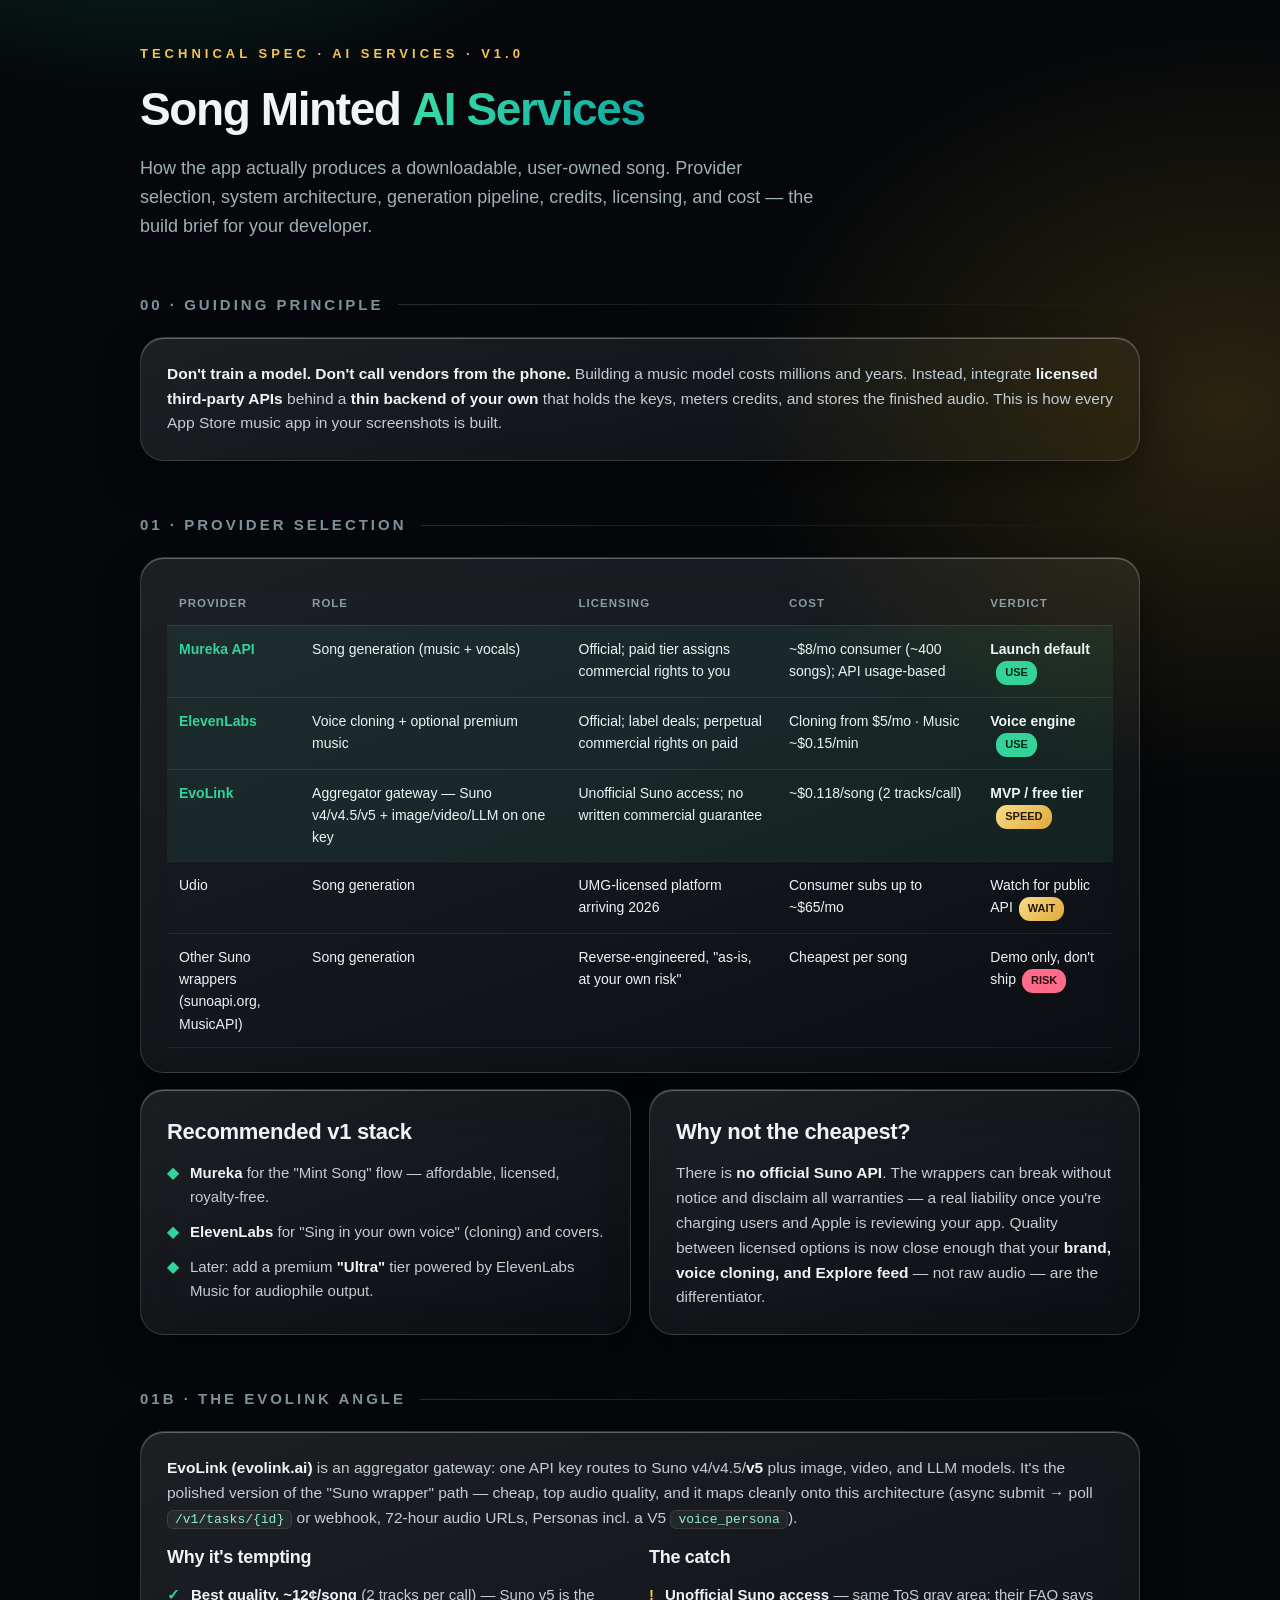
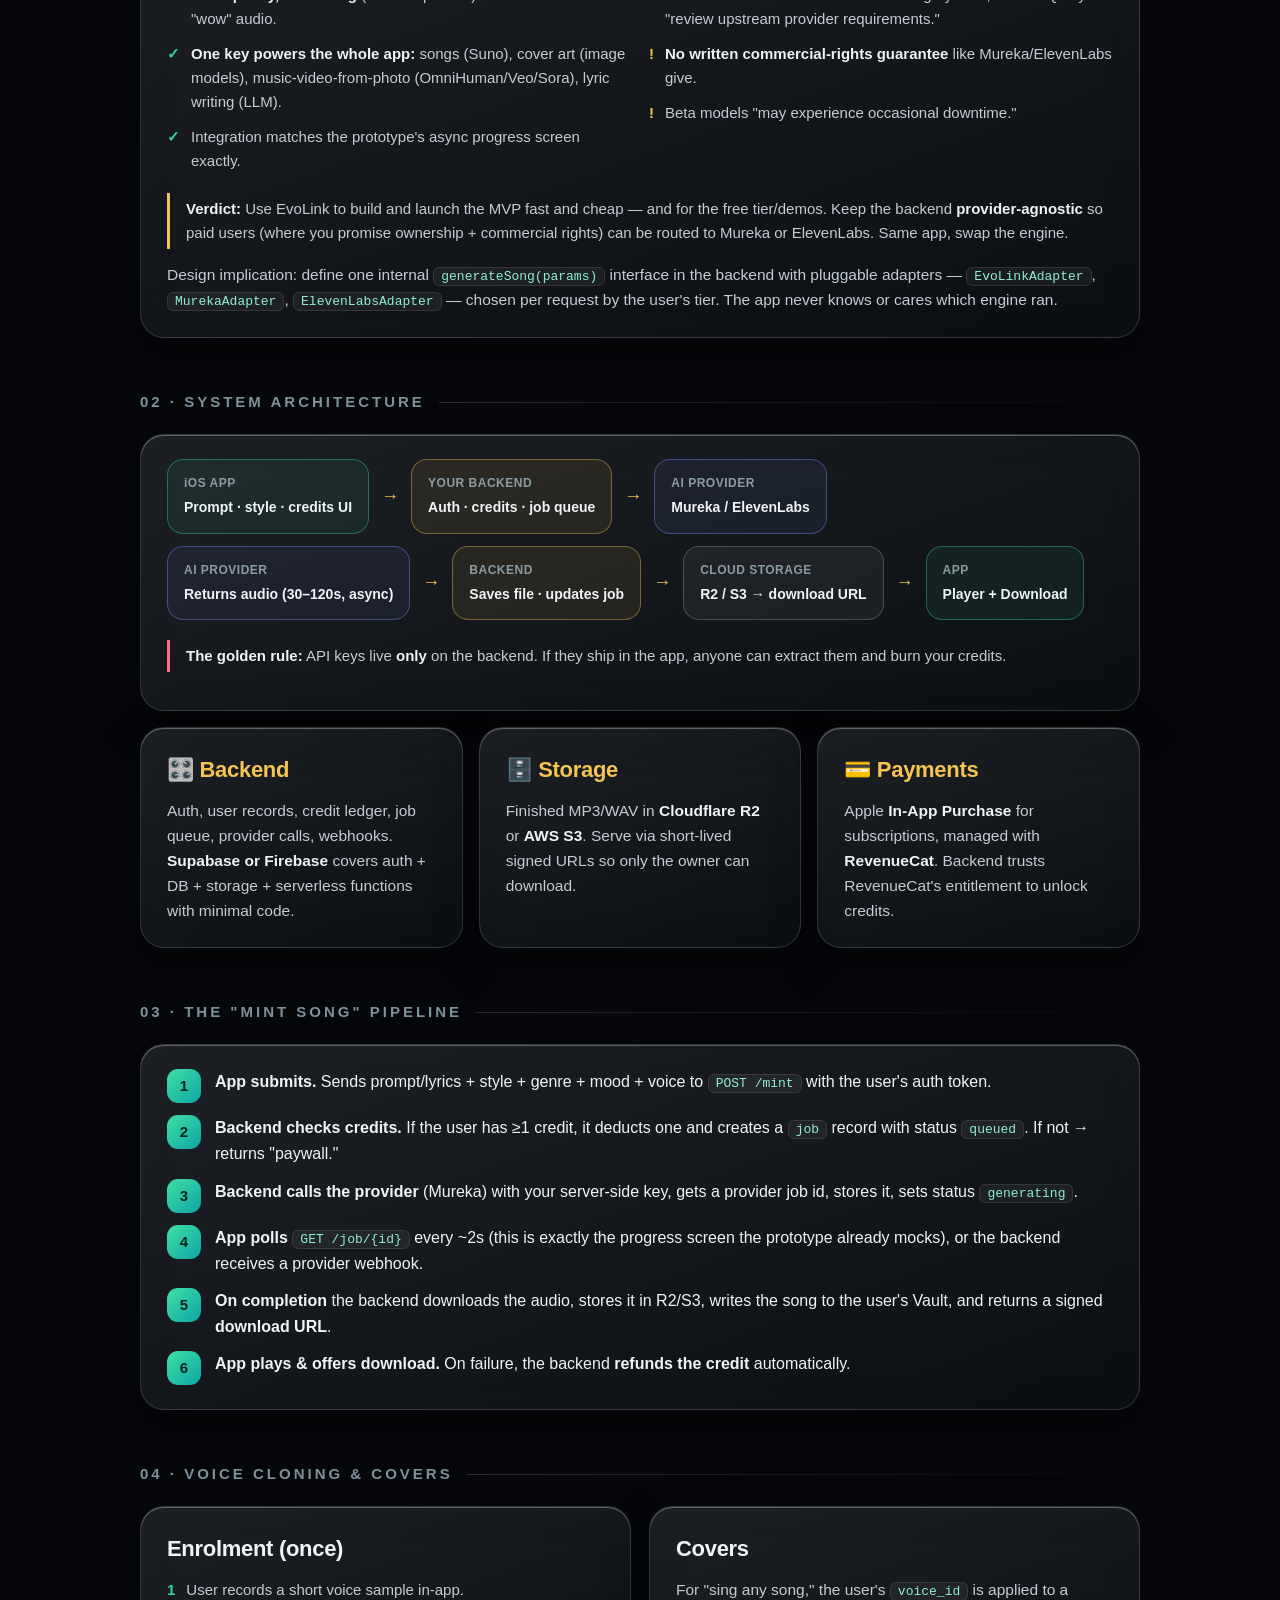
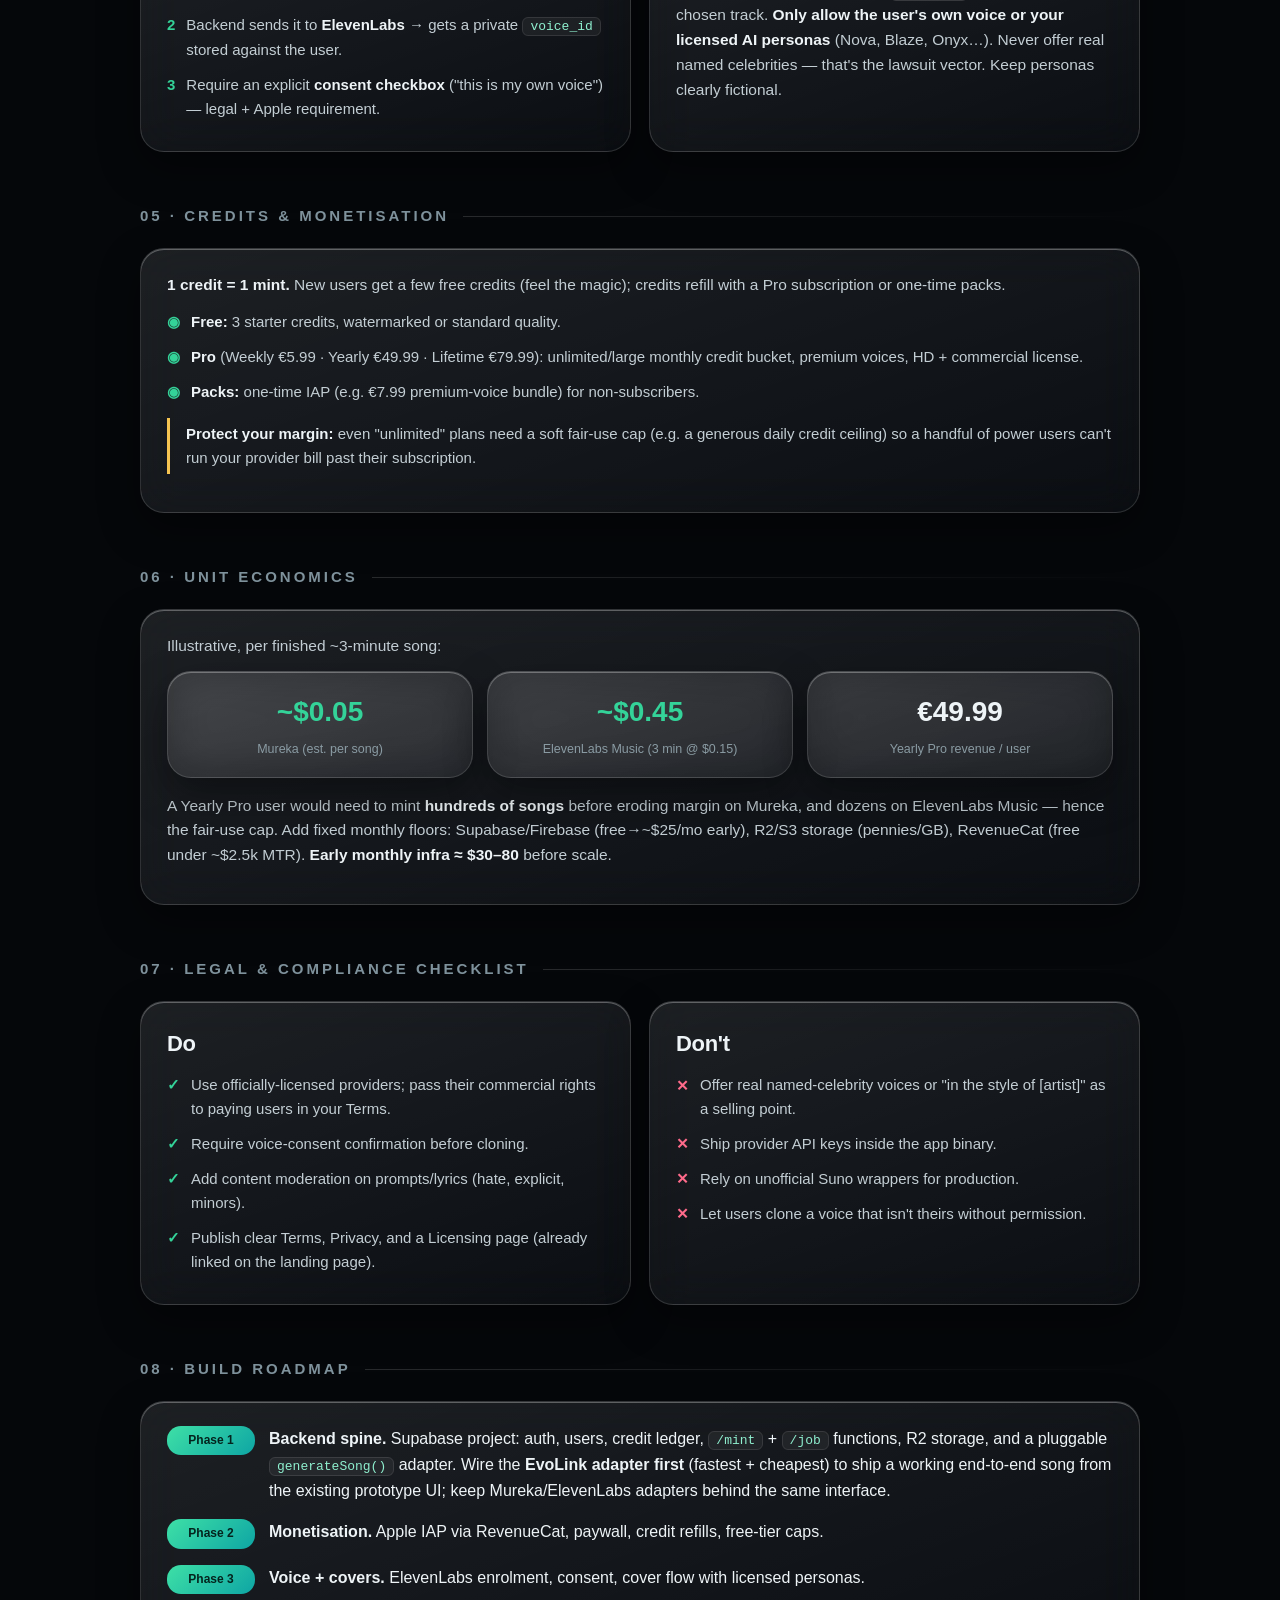
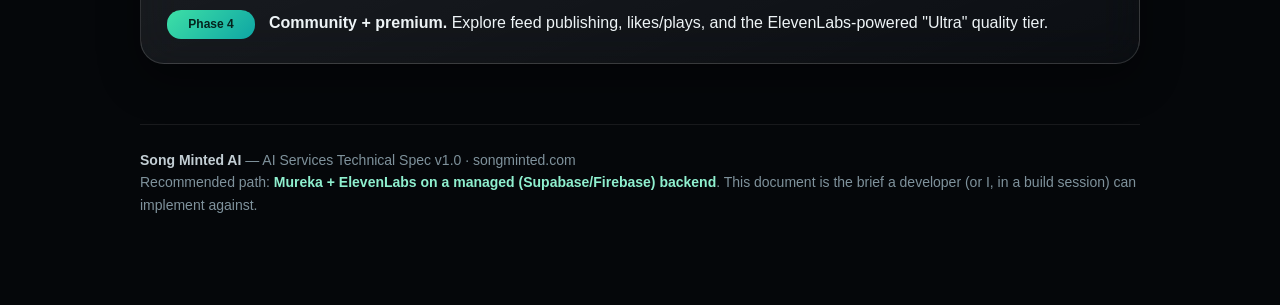
<file: SongMinted-AI-Services-Spec.html>
<!DOCTYPE html>
<html lang="en">
<head>
<meta charset="UTF-8">
<meta name="viewport" content="width=device-width, initial-scale=1.0">
<title>Song Minted AI — AI Services Technical Spec</title>
<style>
:root{--emerald:#34d399;--teal:#12b3a6;--gold:#f5c451;--gold2:#e0a83a;--ink:#05070a;
  --grad:linear-gradient(135deg,#3ee0a6,#0ea5a4);--grad-gold:linear-gradient(135deg,#f9dd8a,#e0a83a);}
*{box-sizing:border-box;margin:0;padding:0}
body{font-family:-apple-system,BlinkMacSystemFont,"SF Pro Display","Segoe UI",Roboto,sans-serif;color:#eef4f7;
  background:radial-gradient(900px 600px at 12% -5%,#0f3b34,transparent 60%),
    radial-gradient(900px 700px at 96% 8%,#2a2410,transparent 55%),#05070a;min-height:100vh;padding:44px 22px 90px;line-height:1.6}
.wrap{max-width:1000px;margin:0 auto}
.kicker{font-size:13px;letter-spacing:4px;font-weight:800;color:var(--gold);text-transform:uppercase}
h1{font-size:46px;font-weight:800;letter-spacing:-1.4px;margin:8px 0 8px}
h1 b{background:var(--grad);-webkit-background-clip:text;background-clip:text;color:transparent}
.lede{color:#9fb0b8;font-size:18px;max-width:680px}
.section-h{font-size:15px;letter-spacing:3px;font-weight:800;color:#7f929c;text-transform:uppercase;
  margin:52px 0 20px;display:flex;align-items:center;gap:14px}
.section-h::after{content:"";flex:1;height:1px;background:linear-gradient(90deg,rgba(255,255,255,.14),transparent)}
.glass{position:relative;border-radius:24px;background:linear-gradient(160deg,rgba(255,255,255,.10),rgba(255,255,255,.03));
  border:1px solid rgba(255,255,255,.14);backdrop-filter:blur(22px) saturate(160%);-webkit-backdrop-filter:blur(22px) saturate(160%);
  box-shadow:0 16px 40px rgba(0,0,0,.4),inset 0 1px 0 rgba(255,255,255,.3);overflow:hidden}
.pad{padding:24px 26px}
h3.blk{font-size:22px;font-weight:800;margin-bottom:12px;letter-spacing:-.3px}
h3.blk .em{color:var(--gold)}
p.body{color:#c3ced4;font-size:15.5px;margin-bottom:12px}
b.hl{color:#eef4f7}
.grid2{display:grid;grid-template-columns:1fr 1fr;gap:18px}
.grid3{display:grid;grid-template-columns:repeat(3,1fr);gap:16px}
ul.clean{list-style:none;display:flex;flex-direction:column;gap:11px;margin:6px 0}
ul.clean li{display:flex;gap:11px;font-size:15px;color:#c3ced4;align-items:flex-start}
ul.clean li .ck{color:var(--emerald);font-weight:900;flex-shrink:0}
ul.clean li .no{color:#ff6b8b;font-weight:900;flex-shrink:0}
ul.clean li .no2{color:#f5c451;font-weight:900;flex-shrink:0}
.ctable{width:100%;border-collapse:collapse;font-size:14px}
.ctable th,.ctable td{text-align:left;padding:12px 12px;border-bottom:1px solid rgba(255,255,255,.08);vertical-align:top}
.ctable th{color:#8b9ca4;font-size:11.5px;letter-spacing:1px;text-transform:uppercase}
.ctable td b{color:#eef4f7}
.ctable .win{background:rgba(52,211,153,.08)}
.ctable .win td:first-child{color:var(--emerald);font-weight:800}
.tag{display:inline-block;font-size:11px;font-weight:800;padding:3px 9px;border-radius:11px;margin-left:6px}
.tag.go{background:var(--emerald);color:#04231d}
.tag.warn{background:var(--grad-gold);color:#241a05}
.tag.stop{background:#ff6b8b;color:#2a0a12}

/* flow diagram */
.flow{display:flex;flex-direction:column;gap:12px}
.frow{display:flex;align-items:center;gap:12px;flex-wrap:wrap}
.node{border-radius:16px;padding:14px 16px;font-size:14px;font-weight:700;border:1px solid rgba(255,255,255,.14);
  background:rgba(255,255,255,.05);min-width:120px}
.node .t{font-size:12px;color:#8b9ca4;font-weight:700;letter-spacing:.5px;display:block;margin-bottom:3px}
.node.app{border-color:rgba(52,211,153,.4);background:rgba(52,211,153,.08)}
.node.back{border-color:rgba(245,196,81,.4);background:rgba(245,196,81,.08)}
.node.ext{border-color:rgba(120,140,255,.4);background:rgba(120,140,255,.08)}
.node.store{border-color:rgba(255,255,255,.2)}
.arrow{color:var(--gold);font-weight:900;font-size:18px}
.step{display:flex;gap:14px;align-items:flex-start;margin-bottom:12px}
.stepnum{width:34px;height:34px;border-radius:11px;background:var(--grad);color:#04231d;font-weight:800;
  display:flex;align-items:center;justify-content:center;flex-shrink:0;font-size:15px}
.callout{border-left:3px solid var(--emerald);padding:4px 0 4px 16px;margin:14px 0;color:#c3ced4;font-size:15px}
.callout.gold{border-color:var(--gold)}
.callout.rose{border-color:#ff6b8b}
.phase{display:flex;gap:14px;align-items:flex-start;margin-bottom:16px}
.phasetag{font-size:12px;font-weight:800;padding:5px 12px;border-radius:14px;background:var(--grad);color:#04231d;flex-shrink:0;min-width:88px;text-align:center}
.mono{font-family:ui-monospace,SFMono-Regular,Menlo,monospace;font-size:13px;background:rgba(255,255,255,.05);
  border:1px solid rgba(255,255,255,.1);border-radius:6px;padding:1px 7px;color:#8ff0cf}
.costbox{display:grid;grid-template-columns:repeat(3,1fr);gap:14px;margin-top:8px}
.costc{text-align:center;padding:18px}
.costc .amt{font-size:28px;font-weight:800}.costc .amt.g{color:var(--emerald)}.costc .lbl{font-size:12.5px;color:#8b9ca4;margin-top:4px}
.foot{margin-top:60px;color:#7f929c;font-size:14px;border-top:1px solid rgba(255,255,255,.08);padding-top:24px}
@media(max-width:760px){.grid2,.grid3,.costbox{grid-template-columns:1fr}h1{font-size:34px}.frow{flex-direction:column;align-items:stretch}.arrow{transform:rotate(90deg);text-align:center}}
</style>
</head>
<body>
<div class="wrap">
  <div class="kicker">Technical Spec · AI Services · v1.0</div>
  <h1>Song Minted <b>AI Services</b></h1>
  <p class="lede">How the app actually produces a downloadable, user-owned song. Provider selection, system architecture, generation pipeline, credits, licensing, and cost — the build brief for your developer.</p>

  <!-- PRINCIPLE -->
  <div class="section-h">00 · Guiding Principle</div>
  <div class="glass pad">
    <p class="body" style="margin:0"><b class="hl">Don't train a model. Don't call vendors from the phone.</b> Building a music model costs millions and years. Instead, integrate <b class="hl">licensed third-party APIs</b> behind a <b class="hl">thin backend of your own</b> that holds the keys, meters credits, and stores the finished audio. This is how every App Store music app in your screenshots is built.</p>
  </div>

  <!-- PROVIDERS -->
  <div class="section-h">01 · Provider Selection</div>
  <div class="glass pad" style="margin-bottom:16px">
    <table class="ctable">
      <tr><th>Provider</th><th>Role</th><th>Licensing</th><th>Cost</th><th>Verdict</th></tr>
      <tr class="win"><td>Mureka API</td><td>Song generation (music + vocals)</td><td>Official; paid tier assigns commercial rights to you</td><td>~$8/mo consumer (~400 songs); API usage-based</td><td><b>Launch default</b><span class="tag go">USE</span></td></tr>
      <tr class="win"><td>ElevenLabs</td><td>Voice cloning + optional premium music</td><td>Official; label deals; perpetual commercial rights on paid</td><td>Cloning from $5/mo · Music ~$0.15/min</td><td><b>Voice engine</b><span class="tag go">USE</span></td></tr>
      <tr class="win"><td>EvoLink</td><td>Aggregator gateway — Suno v4/v4.5/v5 + image/video/LLM on one key</td><td>Unofficial Suno access; no written commercial guarantee</td><td>~$0.118/song (2 tracks/call)</td><td><b>MVP / free tier</b><span class="tag warn">SPEED</span></td></tr>
      <tr><td>Udio</td><td>Song generation</td><td>UMG-licensed platform arriving 2026</td><td>Consumer subs up to ~$65/mo</td><td>Watch for public API<span class="tag warn">WAIT</span></td></tr>
      <tr><td>Other Suno wrappers<br>(sunoapi.org, MusicAPI)</td><td>Song generation</td><td>Reverse-engineered, "as-is, at your own risk"</td><td>Cheapest per song</td><td>Demo only, don't ship<span class="tag stop">RISK</span></td></tr>
    </table>
  </div>
  <div class="grid2">
    <div class="glass pad"><h3 class="blk">Recommended v1 stack</h3>
      <ul class="clean">
        <li><span class="ck">◆</span><span><b class="hl">Mureka</b> for the "Mint Song" flow — affordable, licensed, royalty-free.</span></li>
        <li><span class="ck">◆</span><span><b class="hl">ElevenLabs</b> for "Sing in your own voice" (cloning) and covers.</span></li>
        <li><span class="ck">◆</span><span>Later: add a premium <b class="hl">"Ultra"</b> tier powered by ElevenLabs Music for audiophile output.</span></li>
      </ul></div>
    <div class="glass pad"><h3 class="blk">Why not the cheapest?</h3>
      <p class="body" style="margin:0">There is <b class="hl">no official Suno API</b>. The wrappers can break without notice and disclaim all warranties — a real liability once you're charging users and Apple is reviewing your app. Quality between licensed options is now close enough that your <b class="hl">brand, voice cloning, and Explore feed</b> — not raw audio — are the differentiator.</p></div>
  </div>

  <!-- EVOLINK -->
  <div class="section-h">01b · The EvoLink Angle</div>
  <div class="glass pad" style="margin-bottom:16px">
    <p class="body"><b class="hl">EvoLink (evolink.ai)</b> is an aggregator gateway: one API key routes to Suno v4/v4.5/<b class="hl">v5</b> plus image, video, and LLM models. It's the polished version of the "Suno wrapper" path — cheap, top audio quality, and it maps cleanly onto this architecture (async submit → poll <span class="mono">/v1/tasks/{id}</span> or webhook, 72-hour audio URLs, Personas incl. a V5 <span class="mono">voice_persona</span>).</p>
    <div class="grid2" style="margin-top:6px">
      <div>
        <h3 class="blk" style="font-size:18px">Why it's tempting</h3>
        <ul class="clean">
          <li><span class="ck">✓</span><span><b class="hl">Best quality, ~12¢/song</b> (2 tracks per call) — Suno v5 is the "wow" audio.</span></li>
          <li><span class="ck">✓</span><span><b class="hl">One key powers the whole app:</b> songs (Suno), cover art (image models), music-video-from-photo (OmniHuman/Veo/Sora), lyric writing (LLM).</span></li>
          <li><span class="ck">✓</span><span>Integration matches the prototype's async progress screen exactly.</span></li>
        </ul>
      </div>
      <div>
        <h3 class="blk" style="font-size:18px">The catch</h3>
        <ul class="clean">
          <li><span class="no2">!</span><span><b class="hl">Unofficial Suno access</b> — same ToS gray area; their FAQ says "review upstream provider requirements."</span></li>
          <li><span class="no2">!</span><span><b class="hl">No written commercial-rights guarantee</b> like Mureka/ElevenLabs give.</span></li>
          <li><span class="no2">!</span><span>Beta models "may experience occasional downtime."</span></li>
        </ul>
      </div>
    </div>
    <div class="callout gold"><b class="hl">Verdict:</b> Use EvoLink to build and launch the MVP fast and cheap — and for the free tier/demos. Keep the backend <b class="hl">provider-agnostic</b> so paid users (where you promise ownership + commercial rights) can be routed to Mureka or ElevenLabs. Same app, swap the engine.</div>
    <p class="body" style="margin:14px 0 0">Design implication: define one internal <span class="mono">generateSong(params)</span> interface in the backend with pluggable adapters — <span class="mono">EvoLinkAdapter</span>, <span class="mono">MurekaAdapter</span>, <span class="mono">ElevenLabsAdapter</span> — chosen per request by the user's tier. The app never knows or cares which engine ran.</p>
  </div>

  <!-- ARCHITECTURE -->
  <div class="section-h">02 · System Architecture</div>
  <div class="glass pad" style="margin-bottom:16px">
    <div class="flow">
      <div class="frow">
        <div class="node app"><span class="t">iOS APP</span>Prompt · style · credits UI</div>
        <span class="arrow">→</span>
        <div class="node back"><span class="t">YOUR BACKEND</span>Auth · credits · job queue</div>
        <span class="arrow">→</span>
        <div class="node ext"><span class="t">AI PROVIDER</span>Mureka / ElevenLabs</div>
      </div>
      <div class="frow" style="padding-left:0">
        <div class="node ext"><span class="t">AI PROVIDER</span>Returns audio (30–120s, async)</div>
        <span class="arrow">→</span>
        <div class="node back"><span class="t">BACKEND</span>Saves file · updates job</div>
        <span class="arrow">→</span>
        <div class="node store"><span class="t">CLOUD STORAGE</span>R2 / S3 → download URL</div>
        <span class="arrow">→</span>
        <div class="node app"><span class="t">APP</span>Player + Download</div>
      </div>
    </div>
    <div class="callout rose" style="margin-top:20px"><b class="hl">The golden rule:</b> API keys live <b class="hl">only</b> on the backend. If they ship in the app, anyone can extract them and burn your credits.</div>
  </div>
  <div class="grid3">
    <div class="glass pad"><h3 class="blk">🎛️ <span class="em">Backend</span></h3><p class="body" style="margin:0">Auth, user records, credit ledger, job queue, provider calls, webhooks. <b class="hl">Supabase or Firebase</b> covers auth + DB + storage + serverless functions with minimal code.</p></div>
    <div class="glass pad"><h3 class="blk">🗄️ <span class="em">Storage</span></h3><p class="body" style="margin:0">Finished MP3/WAV in <b class="hl">Cloudflare R2</b> or <b class="hl">AWS S3</b>. Serve via short-lived signed URLs so only the owner can download.</p></div>
    <div class="glass pad"><h3 class="blk">💳 <span class="em">Payments</span></h3><p class="body" style="margin:0">Apple <b class="hl">In-App Purchase</b> for subscriptions, managed with <b class="hl">RevenueCat</b>. Backend trusts RevenueCat's entitlement to unlock credits.</p></div>
  </div>

  <!-- GENERATION PIPELINE -->
  <div class="section-h">03 · The "Mint Song" Pipeline</div>
  <div class="glass pad">
    <div class="step"><div class="stepnum">1</div><div><b class="hl">App submits.</b> Sends prompt/lyrics + style + genre + mood + voice to <span class="mono">POST /mint</span> with the user's auth token.</div></div>
    <div class="step"><div class="stepnum">2</div><div><b class="hl">Backend checks credits.</b> If the user has ≥1 credit, it deducts one and creates a <span class="mono">job</span> record with status <span class="mono">queued</span>. If not → returns "paywall."</div></div>
    <div class="step"><div class="stepnum">3</div><div><b class="hl">Backend calls the provider</b> (Mureka) with your server-side key, gets a provider job id, stores it, sets status <span class="mono">generating</span>.</div></div>
    <div class="step"><div class="stepnum">4</div><div><b class="hl">App polls</b> <span class="mono">GET /job/{id}</span> every ~2s (this is exactly the progress screen the prototype already mocks), or the backend receives a provider webhook.</div></div>
    <div class="step"><div class="stepnum">5</div><div><b class="hl">On completion</b> the backend downloads the audio, stores it in R2/S3, writes the song to the user's Vault, and returns a signed <b class="hl">download URL</b>.</div></div>
    <div class="step" style="margin-bottom:0"><div class="stepnum">6</div><div><b class="hl">App plays & offers download.</b> On failure, the backend <b class="hl">refunds the credit</b> automatically.</div></div>
  </div>

  <!-- VOICE CLONING -->
  <div class="section-h">04 · Voice Cloning & Covers</div>
  <div class="grid2">
    <div class="glass pad"><h3 class="blk">Enrolment (once)</h3>
      <ul class="clean">
        <li><span class="ck">1</span><span>User records a short voice sample in-app.</span></li>
        <li><span class="ck">2</span><span>Backend sends it to <b class="hl">ElevenLabs</b> → gets a private <span class="mono">voice_id</span> stored against the user.</span></li>
        <li><span class="ck">3</span><span>Require an explicit <b class="hl">consent checkbox</b> ("this is my own voice") — legal + Apple requirement.</span></li>
      </ul></div>
    <div class="glass pad"><h3 class="blk">Covers</h3>
      <p class="body" style="margin:0">For "sing any song," the user's <span class="mono">voice_id</span> is applied to a chosen track. <b class="hl">Only allow the user's own voice or your licensed AI personas</b> (Nova, Blaze, Onyx…). Never offer real named celebrities — that's the lawsuit vector. Keep personas clearly fictional.</p></div>
  </div>

  <!-- CREDITS -->
  <div class="section-h">05 · Credits & Monetisation</div>
  <div class="glass pad">
    <p class="body"><b class="hl">1 credit = 1 mint.</b> New users get a few free credits (feel the magic); credits refill with a Pro subscription or one-time packs.</p>
    <ul class="clean">
      <li><span class="ck">◉</span><span><b class="hl">Free:</b> 3 starter credits, watermarked or standard quality.</span></li>
      <li><span class="ck">◉</span><span><b class="hl">Pro</b> (Weekly €5.99 · Yearly €49.99 · Lifetime €79.99): unlimited/large monthly credit bucket, premium voices, HD + commercial license.</span></li>
      <li><span class="ck">◉</span><span><b class="hl">Packs:</b> one-time IAP (e.g. €7.99 premium-voice bundle) for non-subscribers.</span></li>
    </ul>
    <div class="callout gold"><b class="hl">Protect your margin:</b> even "unlimited" plans need a soft fair-use cap (e.g. a generous daily credit ceiling) so a handful of power users can't run your provider bill past their subscription.</div>
  </div>

  <!-- COST -->
  <div class="section-h">06 · Unit Economics</div>
  <div class="glass pad">
    <p class="body">Illustrative, per finished ~3-minute song:</p>
    <div class="costbox">
      <div class="glass costc"><div class="amt g">~$0.05</div><div class="lbl">Mureka (est. per song)</div></div>
      <div class="glass costc"><div class="amt g">~$0.45</div><div class="lbl">ElevenLabs Music (3 min @ $0.15)</div></div>
      <div class="glass costc"><div class="amt">€49.99</div><div class="lbl">Yearly Pro revenue / user</div></div>
    </div>
    <p class="body" style="margin-top:16px">A Yearly Pro user would need to mint <b class="hl">hundreds of songs</b> before eroding margin on Mureka, and dozens on ElevenLabs Music — hence the fair-use cap. Add fixed monthly floors: Supabase/Firebase (free→~$25/mo early), R2/S3 storage (pennies/GB), RevenueCat (free under ~$2.5k MTR). <b class="hl">Early monthly infra ≈ $30–80</b> before scale.</p>
  </div>

  <!-- LEGAL -->
  <div class="section-h">07 · Legal & Compliance Checklist</div>
  <div class="grid2">
    <div class="glass pad"><h3 class="blk">Do</h3>
      <ul class="clean">
        <li><span class="ck">✓</span><span>Use officially-licensed providers; pass their commercial rights to paying users in your Terms.</span></li>
        <li><span class="ck">✓</span><span>Require voice-consent confirmation before cloning.</span></li>
        <li><span class="ck">✓</span><span>Add content moderation on prompts/lyrics (hate, explicit, minors).</span></li>
        <li><span class="ck">✓</span><span>Publish clear Terms, Privacy, and a Licensing page (already linked on the landing page).</span></li>
      </ul></div>
    <div class="glass pad"><h3 class="blk">Don't</h3>
      <ul class="clean">
        <li><span class="no">✕</span><span>Offer real named-celebrity voices or "in the style of [artist]" as a selling point.</span></li>
        <li><span class="no">✕</span><span>Ship provider API keys inside the app binary.</span></li>
        <li><span class="no">✕</span><span>Rely on unofficial Suno wrappers for production.</span></li>
        <li><span class="no">✕</span><span>Let users clone a voice that isn't theirs without permission.</span></li>
      </ul></div>
  </div>

  <!-- ROADMAP -->
  <div class="section-h">08 · Build Roadmap</div>
  <div class="glass pad">
    <div class="phase"><span class="phasetag">Phase 1</span><div><b class="hl">Backend spine.</b> Supabase project: auth, users, credit ledger, <span class="mono">/mint</span> + <span class="mono">/job</span> functions, R2 storage, and a pluggable <span class="mono">generateSong()</span> adapter. Wire the <b class="hl">EvoLink adapter first</b> (fastest + cheapest) to ship a working end-to-end song from the existing prototype UI; keep Mureka/ElevenLabs adapters behind the same interface.</div></div>
    <div class="phase"><span class="phasetag">Phase 2</span><div><b class="hl">Monetisation.</b> Apple IAP via RevenueCat, paywall, credit refills, free-tier caps.</div></div>
    <div class="phase"><span class="phasetag">Phase 3</span><div><b class="hl">Voice + covers.</b> ElevenLabs enrolment, consent, cover flow with licensed personas.</div></div>
    <div class="phase" style="margin-bottom:0"><span class="phasetag">Phase 4</span><div><b class="hl">Community + premium.</b> Explore feed publishing, likes/plays, and the ElevenLabs-powered "Ultra" quality tier.</div></div>
  </div>

  <div class="foot">
    <b style="color:#c3ced4">Song Minted AI</b> — AI Services Technical Spec v1.0 · songminted.com<br>
    Recommended path: <b style="color:#8ff0cf">Mureka + ElevenLabs on a managed (Supabase/Firebase) backend</b>. This document is the brief a developer (or I, in a build session) can implement against.
  </div>
</div>
</body>
</html>
</file>
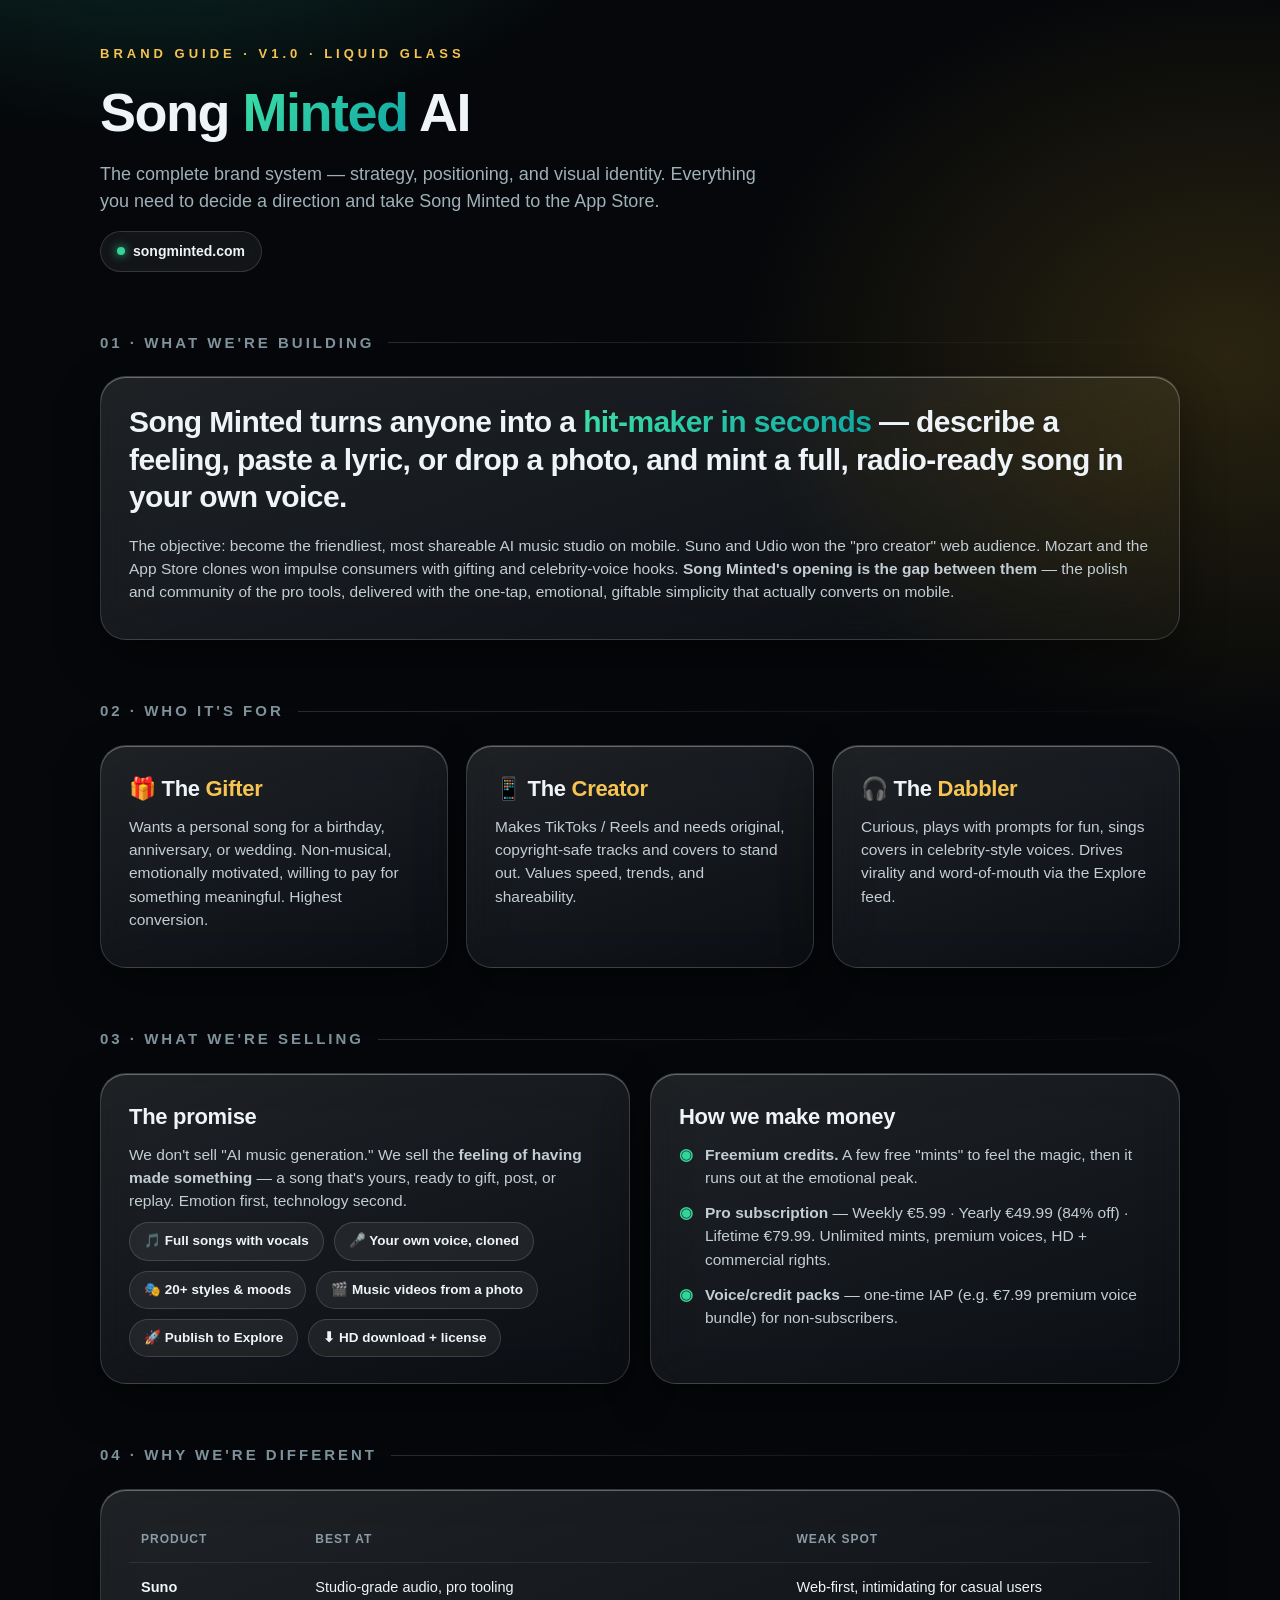
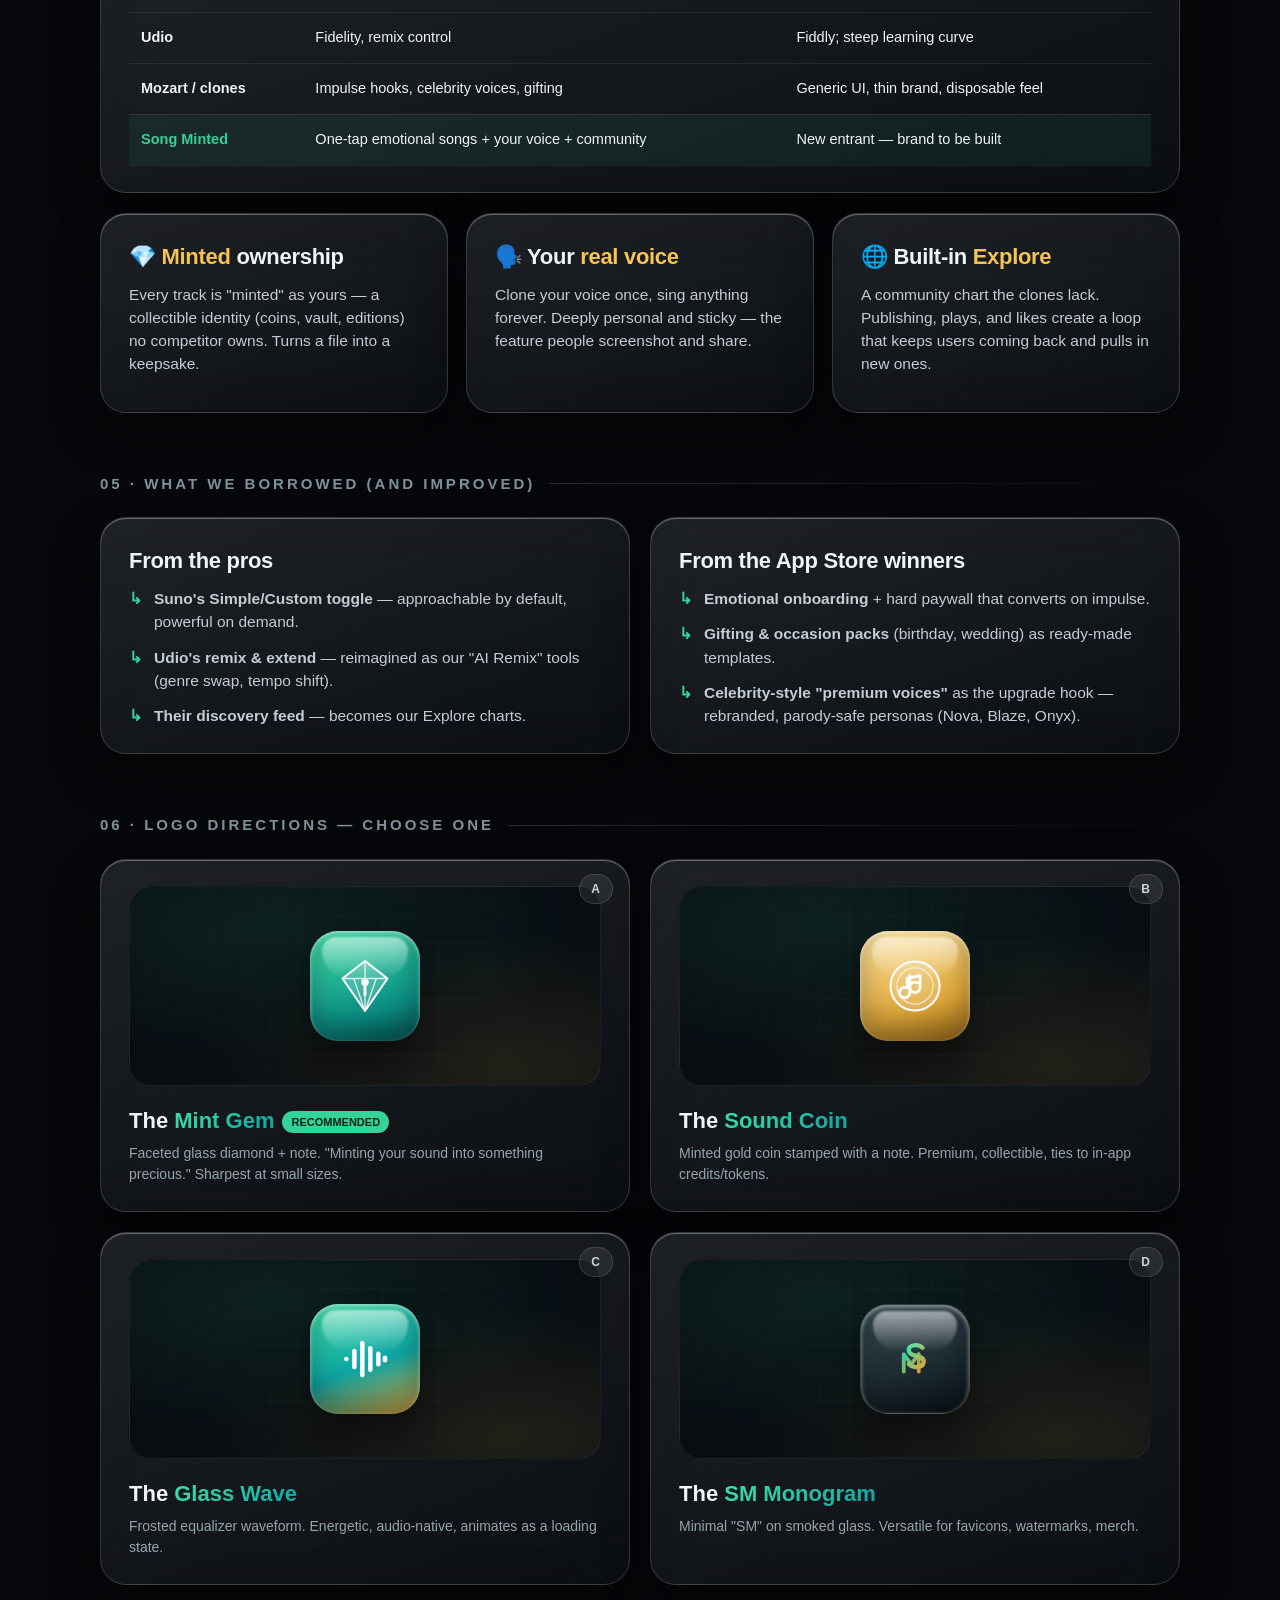
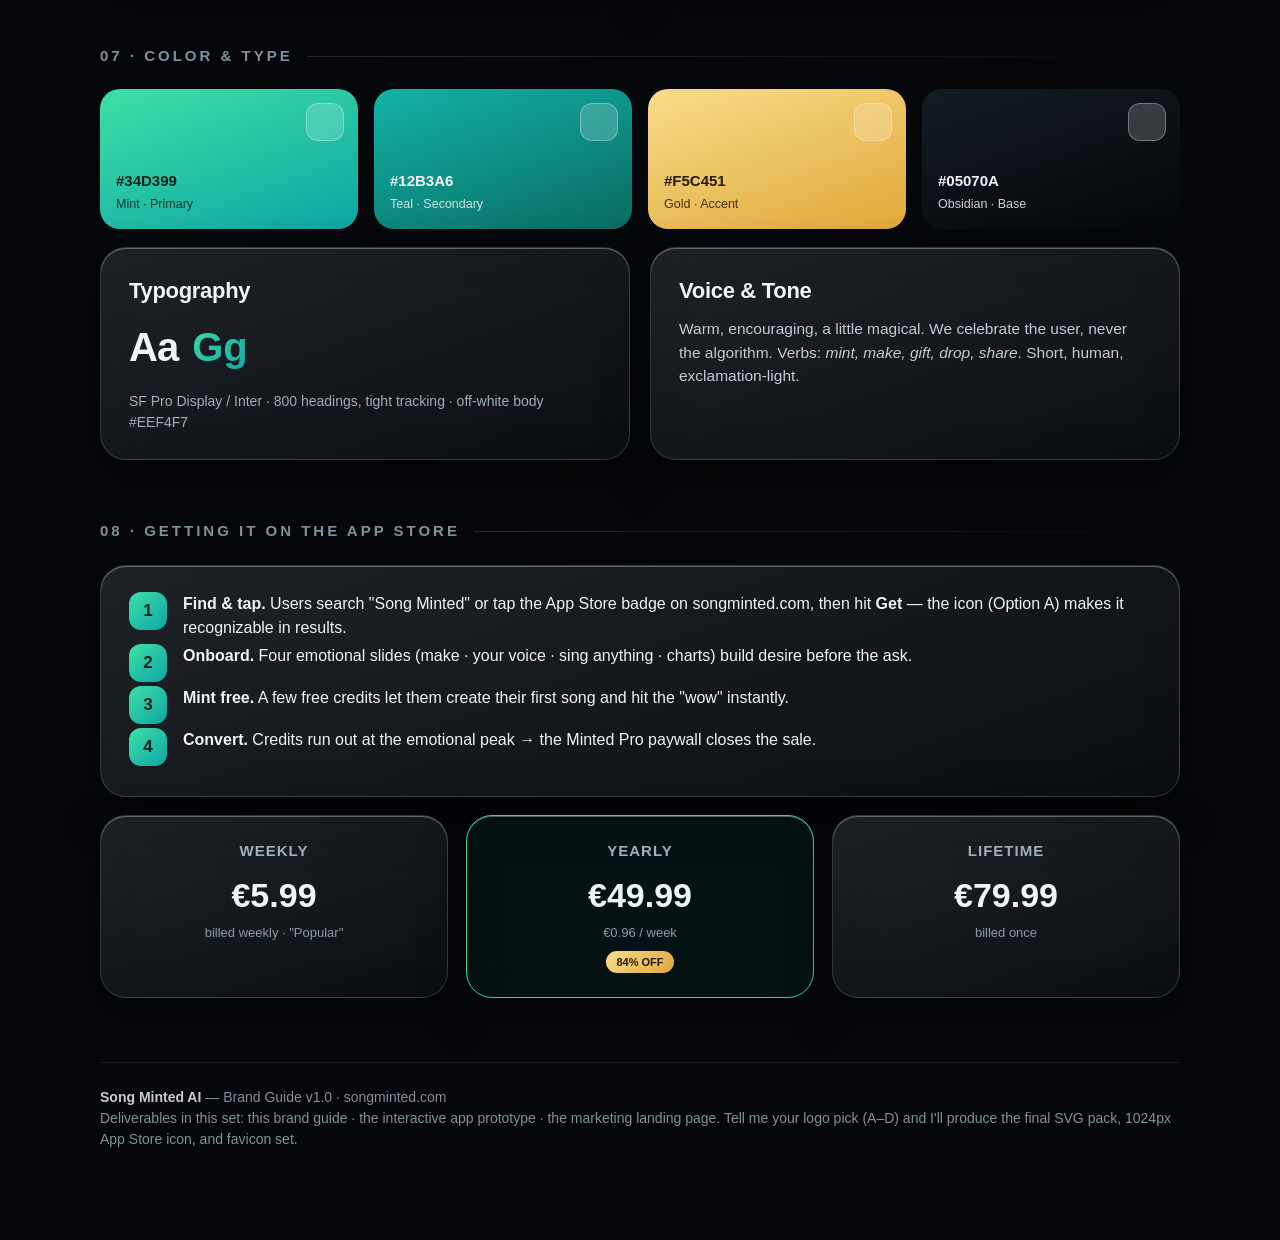
<file: SongMinted-BrandGuide.html>
<!DOCTYPE html>
<html lang="en">
<head>
<meta charset="UTF-8">
<meta name="viewport" content="width=device-width, initial-scale=1.0">
<title>Song Minted AI — Brand Guide</title>
<style>
:root{--emerald:#34d399;--teal:#12b3a6;--gold:#f5c451;--gold2:#e0a83a;--ink:#05070a;
  --grad:linear-gradient(135deg,#3ee0a6,#0ea5a4);--grad-gold:linear-gradient(135deg,#f9dd8a,#e0a83a);}
*{box-sizing:border-box;margin:0;padding:0}
body{font-family:-apple-system,BlinkMacSystemFont,"SF Pro Display","Segoe UI",Roboto,sans-serif;color:#eef4f7;
  background:radial-gradient(900px 600px at 12% -5%,#0f3b34,transparent 60%),
    radial-gradient(900px 700px at 96% 8%,#2a2410,transparent 55%),
    radial-gradient(1000px 800px at 50% 112%,#0a2b3a,transparent 60%),#05070a;
  min-height:100vh;padding:44px 22px 90px;line-height:1.5}
.wrap{max-width:1080px;margin:0 auto}
.kicker{font-size:13px;letter-spacing:4px;font-weight:800;color:var(--gold);text-transform:uppercase}
h1{font-size:54px;font-weight:800;letter-spacing:-1.5px;margin:8px 0 8px}
h1 b{background:var(--grad);-webkit-background-clip:text;background-clip:text;color:transparent}
.lede{color:#9fb0b8;font-size:18px;max-width:660px}
.domain{display:inline-flex;align-items:center;gap:8px;margin-top:16px;padding:9px 16px;border-radius:30px;
  font-size:14px;font-weight:700;background:rgba(255,255,255,.06);border:1px solid rgba(255,255,255,.14);backdrop-filter:blur(18px)}
.domain .dot{width:8px;height:8px;border-radius:50%;background:var(--emerald);box-shadow:0 0 10px var(--emerald)}
.section-h{font-size:15px;letter-spacing:3px;font-weight:800;color:#7f929c;text-transform:uppercase;
  margin:60px 0 22px;display:flex;align-items:center;gap:14px}
.section-h::after{content:"";flex:1;height:1px;background:linear-gradient(90deg,rgba(255,255,255,.14),transparent)}
.glass{position:relative;border-radius:26px;background:linear-gradient(160deg,rgba(255,255,255,.11),rgba(255,255,255,.03));
  border:1px solid rgba(255,255,255,.15);backdrop-filter:blur(24px) saturate(160%);-webkit-backdrop-filter:blur(24px) saturate(160%);
  box-shadow:0 18px 46px rgba(0,0,0,.42),inset 0 1px 0 rgba(255,255,255,.32);overflow:hidden}
.pad{padding:26px 28px}
.grid2{display:grid;grid-template-columns:1fr 1fr;gap:20px}
.grid3{display:grid;grid-template-columns:repeat(3,1fr);gap:18px}
.grid4{display:grid;grid-template-columns:repeat(4,1fr);gap:16px}
h3.blk{font-size:22px;font-weight:800;margin-bottom:10px;letter-spacing:-.3px}
h3.blk .em{color:var(--gold)}
.muted{color:#9fb0b8}
p.body{color:#c3ced4;font-size:15.5px;margin-bottom:10px}
.big-quote{font-size:30px;font-weight:800;letter-spacing:-.6px;line-height:1.25}
.big-quote b{background:var(--grad);-webkit-background-clip:text;background-clip:text;color:transparent}
ul.clean{list-style:none;display:flex;flex-direction:column;gap:12px;margin-top:6px}
ul.clean li{display:flex;gap:12px;font-size:15.5px;color:#c3ced4;align-items:flex-start}
ul.clean li .ck{color:var(--emerald);font-weight:900;flex-shrink:0}
ul.clean li .x{color:#ff6b8b;font-weight:900;flex-shrink:0}
.pillrow{display:flex;flex-wrap:wrap;gap:10px;margin-top:10px}
.tagpill{background:rgba(255,255,255,.06);border:1px solid rgba(255,255,255,.14);border-radius:20px;padding:8px 14px;font-size:13.5px;font-weight:600}

/* logos */
.stage{height:200px;border-radius:22px;display:flex;align-items:center;justify-content:center;position:relative;
  background:radial-gradient(120% 120% at 30% 20%,rgba(52,211,153,.10),transparent 55%),
    radial-gradient(120% 120% at 80% 90%,rgba(245,196,81,.10),transparent 55%),#080d12;
  border:1px solid rgba(255,255,255,.06);overflow:hidden}
.grid-bg{position:absolute;inset:0;background-image:linear-gradient(rgba(255,255,255,.04) 1px,transparent 1px),
  linear-gradient(90deg,rgba(255,255,255,.04) 1px,transparent 1px);background-size:28px 28px;
  mask:radial-gradient(circle at 50% 50%,#000,transparent 75%)}
.optlabel{position:absolute;top:14px;right:16px;font-size:12px;font-weight:800;letter-spacing:1px;color:#cbd6db;
  background:rgba(255,255,255,.08);border:1px solid rgba(255,255,255,.14);padding:5px 11px;border-radius:20px;z-index:3}
.gicon{border-radius:28px;position:relative;display:flex;align-items:center;justify-content:center;
  box-shadow:0 18px 40px rgba(0,0,0,.5),inset 0 2px 4px rgba(255,255,255,.5),inset 0 -14px 30px rgba(0,0,0,.35)}
.gicon .spec{position:absolute;top:6px;left:12px;right:12px;height:38%;border-radius:20px 20px 40px 40px;
  background:linear-gradient(180deg,rgba(255,255,255,.55),transparent);filter:blur(1px);pointer-events:none}
.i112{width:110px;height:110px}.i150{width:148px;height:148px;border-radius:34px}.i60{width:58px;height:58px;border-radius:15px}.i40{width:40px;height:40px;border-radius:11px}
.icemerald{background:linear-gradient(160deg,#3ee0a6,#0b8f86 70%,#075e58)}
.icgold{background:linear-gradient(160deg,#ffe6a0,#e0a83a 65%,#a9741d)}
.icdark{background:linear-gradient(160deg,rgba(60,80,90,.9),rgba(10,20,26,.9));border:1px solid rgba(255,255,255,.14)}
.icmixed{background:linear-gradient(160deg,#3ee0a6,#0ea5a4 55%,#e0a83a)}
.lname{font-size:22px;font-weight:800;margin-top:18px}.lname b{background:var(--grad);-webkit-background-clip:text;background-clip:text;color:transparent}
.ldesc{color:#95a6ae;font-size:14px;margin-top:6px}
.reco{display:inline-block;margin-left:8px;font-size:11px;font-weight:800;color:#04231d;background:var(--emerald);padding:3px 9px;border-radius:12px;vertical-align:middle}

/* palette + type */
.swatch{border-radius:20px;height:140px;padding:16px;display:flex;flex-direction:column;justify-content:flex-end;position:relative;overflow:hidden}
.swatch .glass-chip{position:absolute;top:14px;right:14px;width:38px;height:38px;border-radius:12px;background:rgba(255,255,255,.18);border:1px solid rgba(255,255,255,.3);backdrop-filter:blur(10px)}
.hex{font-weight:800;font-size:15px}.nm{font-size:12.5px;opacity:.85;margin-top:2px}
.wordmark{display:flex;align-items:center;gap:12px}
.wtxt{font-size:26px;font-weight:800;letter-spacing:-.4px}
.wtxt b{background:var(--grad);-webkit-background-clip:text;background-clip:text;color:transparent}
.wtxt sup{font-size:10px;color:var(--gold);font-weight:800}

/* competitor table */
.ctable{width:100%;border-collapse:collapse;font-size:14.5px}
.ctable th,.ctable td{text-align:left;padding:14px 12px;border-bottom:1px solid rgba(255,255,255,.08)}
.ctable th{color:#8b9ca4;font-size:12px;letter-spacing:1px;text-transform:uppercase}
.ctable td b{color:#eef4f7}
.ctable .us{background:rgba(52,211,153,.08)}
.ctable .us td:first-child{color:var(--emerald);font-weight:800}

/* steps */
.step{display:flex;gap:16px;align-items:flex-start;margin-bottom:4px}
.stepnum{width:38px;height:38px;border-radius:12px;background:var(--grad);color:#04231d;font-weight:800;
  display:flex;align-items:center;justify-content:center;flex-shrink:0;font-size:17px}
.pricecard{text-align:center;padding:24px 18px}
.pricecard .plan{font-size:15px;font-weight:800;color:#9fb0b8;letter-spacing:1px;text-transform:uppercase}
.pricecard .amt{font-size:34px;font-weight:800;margin:8px 0 2px}
.pricecard .per{color:#8b9ca4;font-size:13px}
.pricecard.feat{border:1.5px solid var(--emerald);background:rgba(52,211,153,.06)}
.badge-off{display:inline-block;background:var(--grad-gold);color:#241a05;font-size:11px;font-weight:800;padding:3px 10px;border-radius:12px;margin-top:8px}
.foot{margin-top:64px;color:#7f929c;font-size:14px;border-top:1px solid rgba(255,255,255,.08);padding-top:24px}
@media(max-width:760px){.grid2,.grid3,.grid4{grid-template-columns:1fr}h1{font-size:40px}}
</style>
</head>
<body>
<div class="wrap">
  <div class="kicker">Brand Guide · v1.0 · Liquid Glass</div>
  <h1>Song <b>Minted</b> AI</h1>
  <p class="lede">The complete brand system — strategy, positioning, and visual identity. Everything you need to decide a direction and take Song Minted to the App Store.</p>
  <div class="domain"><span class="dot"></span> songminted.com</div>

  <!-- 1. THE ONE-LINER / OBJECTIVE -->
  <div class="section-h">01 · What We're Building</div>
  <div class="glass pad">
    <div class="big-quote">Song Minted turns anyone into a <b>hit-maker in seconds</b> — describe a feeling, paste a lyric, or drop a photo, and mint a full, radio-ready song in your own voice.</div>
    <p class="body" style="margin-top:18px">The objective: become the friendliest, most shareable AI music studio on mobile. Suno and Udio won the "pro creator" web audience. Mozart and the App Store clones won impulse consumers with gifting and celebrity-voice hooks. <b>Song Minted's opening is the gap between them</b> — the polish and community of the pro tools, delivered with the one-tap, emotional, giftable simplicity that actually converts on mobile.</p>
  </div>

  <!-- 2. WHO IT'S FOR -->
  <div class="section-h">02 · Who It's For</div>
  <div class="grid3">
    <div class="glass pad"><h3 class="blk">🎁 The <span class="em">Gifter</span></h3>
      <p class="body">Wants a personal song for a birthday, anniversary, or wedding. Non-musical, emotionally motivated, willing to pay for something meaningful. Highest conversion.</p></div>
    <div class="glass pad"><h3 class="blk">📱 The <span class="em">Creator</span></h3>
      <p class="body">Makes TikToks / Reels and needs original, copyright-safe tracks and covers to stand out. Values speed, trends, and shareability.</p></div>
    <div class="glass pad"><h3 class="blk">🎧 The <span class="em">Dabbler</span></h3>
      <p class="body">Curious, plays with prompts for fun, sings covers in celebrity-style voices. Drives virality and word-of-mouth via the Explore feed.</p></div>
  </div>

  <!-- 3. VALUE / WHAT WE SELL -->
  <div class="section-h">03 · What We're Selling</div>
  <div class="grid2">
    <div class="glass pad">
      <h3 class="blk">The promise</h3>
      <p class="body">We don't sell "AI music generation." We sell the <b>feeling of having made something</b> — a song that's yours, ready to gift, post, or replay. Emotion first, technology second.</p>
      <div class="pillrow">
        <span class="tagpill">🎵 Full songs with vocals</span><span class="tagpill">🎤 Your own voice, cloned</span>
        <span class="tagpill">🎭 20+ styles & moods</span><span class="tagpill">🎬 Music videos from a photo</span>
        <span class="tagpill">🚀 Publish to Explore</span><span class="tagpill">⬇ HD download + license</span>
      </div>
    </div>
    <div class="glass pad">
      <h3 class="blk">How we make money</h3>
      <ul class="clean">
        <li><span class="ck">◉</span><span><b>Freemium credits.</b> A few free "mints" to feel the magic, then it runs out at the emotional peak.</span></li>
        <li><span class="ck">◉</span><span><b>Pro subscription</b> — Weekly €5.99 · Yearly €49.99 (84% off) · Lifetime €79.99. Unlimited mints, premium voices, HD + commercial rights.</span></li>
        <li><span class="ck">◉</span><span><b>Voice/credit packs</b> — one-time IAP (e.g. €7.99 premium voice bundle) for non-subscribers.</span></li>
      </ul>
    </div>
  </div>

  <!-- 4. WHY UNIQUE -->
  <div class="section-h">04 · Why We're Different</div>
  <div class="glass pad" style="margin-bottom:20px">
    <table class="ctable">
      <tr><th>Product</th><th>Best at</th><th>Weak spot</th></tr>
      <tr><td><b>Suno</b></td><td>Studio-grade audio, pro tooling</td><td>Web-first, intimidating for casual users</td></tr>
      <tr><td><b>Udio</b></td><td>Fidelity, remix control</td><td>Fiddly; steep learning curve</td></tr>
      <tr><td><b>Mozart / clones</b></td><td>Impulse hooks, celebrity voices, gifting</td><td>Generic UI, thin brand, disposable feel</td></tr>
      <tr class="us"><td>Song Minted</td><td>One-tap emotional songs + your voice + community</td><td>New entrant — brand to be built</td></tr>
    </table>
  </div>
  <div class="grid3">
    <div class="glass pad"><h3 class="blk">💎 <span class="em">Minted</span> ownership</h3><p class="body">Every track is "minted" as yours — a collectible identity (coins, vault, editions) no competitor owns. Turns a file into a keepsake.</p></div>
    <div class="glass pad"><h3 class="blk">🗣️ Your <span class="em">real voice</span></h3><p class="body">Clone your voice once, sing anything forever. Deeply personal and sticky — the feature people screenshot and share.</p></div>
    <div class="glass pad"><h3 class="blk">🌐 Built-in <span class="em">Explore</span></h3><p class="body">A community chart the clones lack. Publishing, plays, and likes create a loop that keeps users coming back and pulls in new ones.</p></div>
  </div>

  <!-- 5. INSPIRATION -->
  <div class="section-h">05 · What We Borrowed (and Improved)</div>
  <div class="grid2">
    <div class="glass pad"><h3 class="blk">From the pros</h3>
      <ul class="clean">
        <li><span class="ck">↳</span><span><b>Suno's Simple/Custom toggle</b> — approachable by default, powerful on demand.</span></li>
        <li><span class="ck">↳</span><span><b>Udio's remix & extend</b> — reimagined as our "AI Remix" tools (genre swap, tempo shift).</span></li>
        <li><span class="ck">↳</span><span><b>Their discovery feed</b> — becomes our Explore charts.</span></li>
      </ul></div>
    <div class="glass pad"><h3 class="blk">From the App Store winners</h3>
      <ul class="clean">
        <li><span class="ck">↳</span><span><b>Emotional onboarding</b> + hard paywall that converts on impulse.</span></li>
        <li><span class="ck">↳</span><span><b>Gifting & occasion packs</b> (birthday, wedding) as ready-made templates.</span></li>
        <li><span class="ck">↳</span><span><b>Celebrity-style "premium voices"</b> as the upgrade hook — rebranded, parody-safe personas (Nova, Blaze, Onyx).</span></li>
      </ul></div>
  </div>

  <!-- 6. LOGO OPTIONS -->
  <div class="section-h">06 · Logo Directions — Choose One</div>
  <div class="grid2">
    <div class="glass pad" style="position:relative"><div class="optlabel">A</div>
      <div class="stage"><div class="grid-bg"></div><div class="gicon i112 icemerald"><div class="spec"></div>
        <svg width="60" height="60" viewBox="0 0 48 48" fill="none"><path d="M24 4L42 18 24 44 6 18Z" fill="rgba(255,255,255,.18)" stroke="#fff" stroke-width="1.6" stroke-linejoin="round"/><path d="M6 18h36M24 4v40M15 18l9 26M33 18l-9 26" stroke="#fff" stroke-width="1.1" opacity=".8"/><circle cx="24" cy="21" r="3" fill="#fff"/><path d="M24 24v7" stroke="#fff" stroke-width="2.4" stroke-linecap="round"/></svg></div></div>
      <div class="lname">The <b>Mint Gem</b><span class="reco">RECOMMENDED</span></div>
      <div class="ldesc">Faceted glass diamond + note. "Minting your sound into something precious." Sharpest at small sizes.</div></div>

    <div class="glass pad" style="position:relative"><div class="optlabel">B</div>
      <div class="stage"><div class="grid-bg"></div><div class="gicon i112 icgold"><div class="spec"></div>
        <svg width="62" height="62" viewBox="0 0 48 48" fill="none"><circle cx="24" cy="24" r="19" fill="rgba(255,255,255,.16)" stroke="#fff" stroke-width="1.6"/><circle cx="24" cy="24" r="14" stroke="#fff" stroke-width="1" opacity=".6"/><path d="M20 16v13a4 4 0 1 1-2-3.4V18l10-2v9a4 4 0 1 1-2-3.4" stroke="#fff" stroke-width="2.2" stroke-linecap="round" stroke-linejoin="round" fill="none"/></svg></div></div>
      <div class="lname">The <b>Sound Coin</b></div>
      <div class="ldesc">Minted gold coin stamped with a note. Premium, collectible, ties to in-app credits/tokens.</div></div>

    <div class="glass pad" style="position:relative"><div class="optlabel">C</div>
      <div class="stage"><div class="grid-bg"></div><div class="gicon i112 icmixed"><div class="spec"></div>
        <svg width="64" height="64" viewBox="0 0 48 48" fill="none"><g stroke="#fff" stroke-width="3.4" stroke-linecap="round"><path d="M10 24v0"/><path d="M16 18v12"/><path d="M22 12v24"/><path d="M28 16v16"/><path d="M34 20v8"/><path d="M39 23v2"/></g></svg></div></div>
      <div class="lname">The <b>Glass Wave</b></div>
      <div class="ldesc">Frosted equalizer waveform. Energetic, audio-native, animates as a loading state.</div></div>

    <div class="glass pad" style="position:relative"><div class="optlabel">D</div>
      <div class="stage"><div class="grid-bg"></div><div class="gicon i112 icdark"><div class="spec"></div>
        <svg width="60" height="60" viewBox="0 0 48 48" fill="none"><defs><linearGradient id="smg" x1="0" y1="0" x2="1" y2="1"><stop offset="0" stop-color="#3ee0a6"/><stop offset="1" stop-color="#e0a83a"/></linearGradient></defs><path d="M30 15c-3-3-11-3-11 2 0 6 12 3 12 9 0 5-8 6-12 2" stroke="url(#smg)" stroke-width="3.4" stroke-linecap="round" fill="none"/><path d="M15 34V20l6 8 6-8v14" stroke="url(#smg)" stroke-width="3" stroke-linecap="round" stroke-linejoin="round" fill="none" opacity=".9"/></svg></div></div>
      <div class="lname">The <b>SM Monogram</b></div>
      <div class="ldesc">Minimal "SM" on smoked glass. Versatile for favicons, watermarks, merch.</div></div>
  </div>

  <!-- 7. COLOR + TYPE -->
  <div class="section-h">07 · Color & Type</div>
  <div class="grid4" style="margin-bottom:18px">
    <div class="swatch" style="background:linear-gradient(160deg,#3ee0a6,#0ea5a4)"><div class="glass-chip"></div><div><div class="hex" style="color:#04231d">#34D399</div><div class="nm" style="color:#04231d">Mint · Primary</div></div></div>
    <div class="swatch" style="background:linear-gradient(160deg,#12b3a6,#0a6b63)"><div class="glass-chip"></div><div><div class="hex">#12B3A6</div><div class="nm">Teal · Secondary</div></div></div>
    <div class="swatch" style="background:linear-gradient(160deg,#f9dd8a,#e0a83a)"><div class="glass-chip"></div><div><div class="hex" style="color:#241a05">#F5C451</div><div class="nm" style="color:#241a05">Gold · Accent</div></div></div>
    <div class="swatch" style="background:linear-gradient(160deg,#141c24,#05070a)"><div class="glass-chip"></div><div><div class="hex">#05070A</div><div class="nm">Obsidian · Base</div></div></div>
  </div>
  <div class="grid2">
    <div class="glass pad"><h3 class="blk">Typography</h3>
      <div style="display:flex;gap:14px;align-items:baseline;flex-wrap:wrap"><span style="font-size:40px;font-weight:800;letter-spacing:-1px">Aa</span><span style="font-size:40px;font-weight:800;background:var(--grad);-webkit-background-clip:text;background-clip:text;color:transparent">Gg</span><span class="muted" style="font-size:14px">SF Pro Display / Inter · 800 headings, tight tracking · off-white body #EEF4F7</span></div></div>
    <div class="glass pad"><h3 class="blk">Voice & Tone</h3>
      <p class="body">Warm, encouraging, a little magical. We celebrate the user, never the algorithm. Verbs: <i>mint, make, gift, drop, share</i>. Short, human, exclamation-light.</p></div>
  </div>

  <!-- 8. APP STORE / DOWNLOAD -->
  <div class="section-h">08 · Getting It On the App Store</div>
  <div class="glass pad" style="margin-bottom:18px">
    <div class="step"><div class="stepnum">1</div><div><b>Find & tap.</b> Users search "Song Minted" or tap the App Store badge on songminted.com, then hit <b>Get</b> — the icon (Option A) makes it recognizable in results.</div></div>
    <div class="step"><div class="stepnum">2</div><div><b>Onboard.</b> Four emotional slides (make · your voice · sing anything · charts) build desire before the ask.</div></div>
    <div class="step"><div class="stepnum">3</div><div><b>Mint free.</b> A few free credits let them create their first song and hit the "wow" instantly.</div></div>
    <div class="step"><div class="stepnum">4</div><div><b>Convert.</b> Credits run out at the emotional peak → the Minted Pro paywall closes the sale.</div></div>
  </div>
  <div class="grid3">
    <div class="glass pricecard"><div class="plan">Weekly</div><div class="amt">€5.99</div><div class="per">billed weekly · "Popular"</div></div>
    <div class="glass pricecard feat"><div class="plan">Yearly</div><div class="amt">€49.99</div><div class="per">€0.96 / week</div><span class="badge-off">84% OFF</span></div>
    <div class="glass pricecard"><div class="plan">Lifetime</div><div class="amt">€79.99</div><div class="per">billed once</div></div>
  </div>

  <div class="foot">
    <b style="color:#c3ced4">Song Minted AI</b> — Brand Guide v1.0 · songminted.com<br>
    Deliverables in this set: this brand guide · the interactive app prototype · the marketing landing page.
    Tell me your logo pick (A–D) and I'll produce the final SVG pack, 1024px App Store icon, and favicon set.
  </div>
</div>
</body>
</html>
</file>
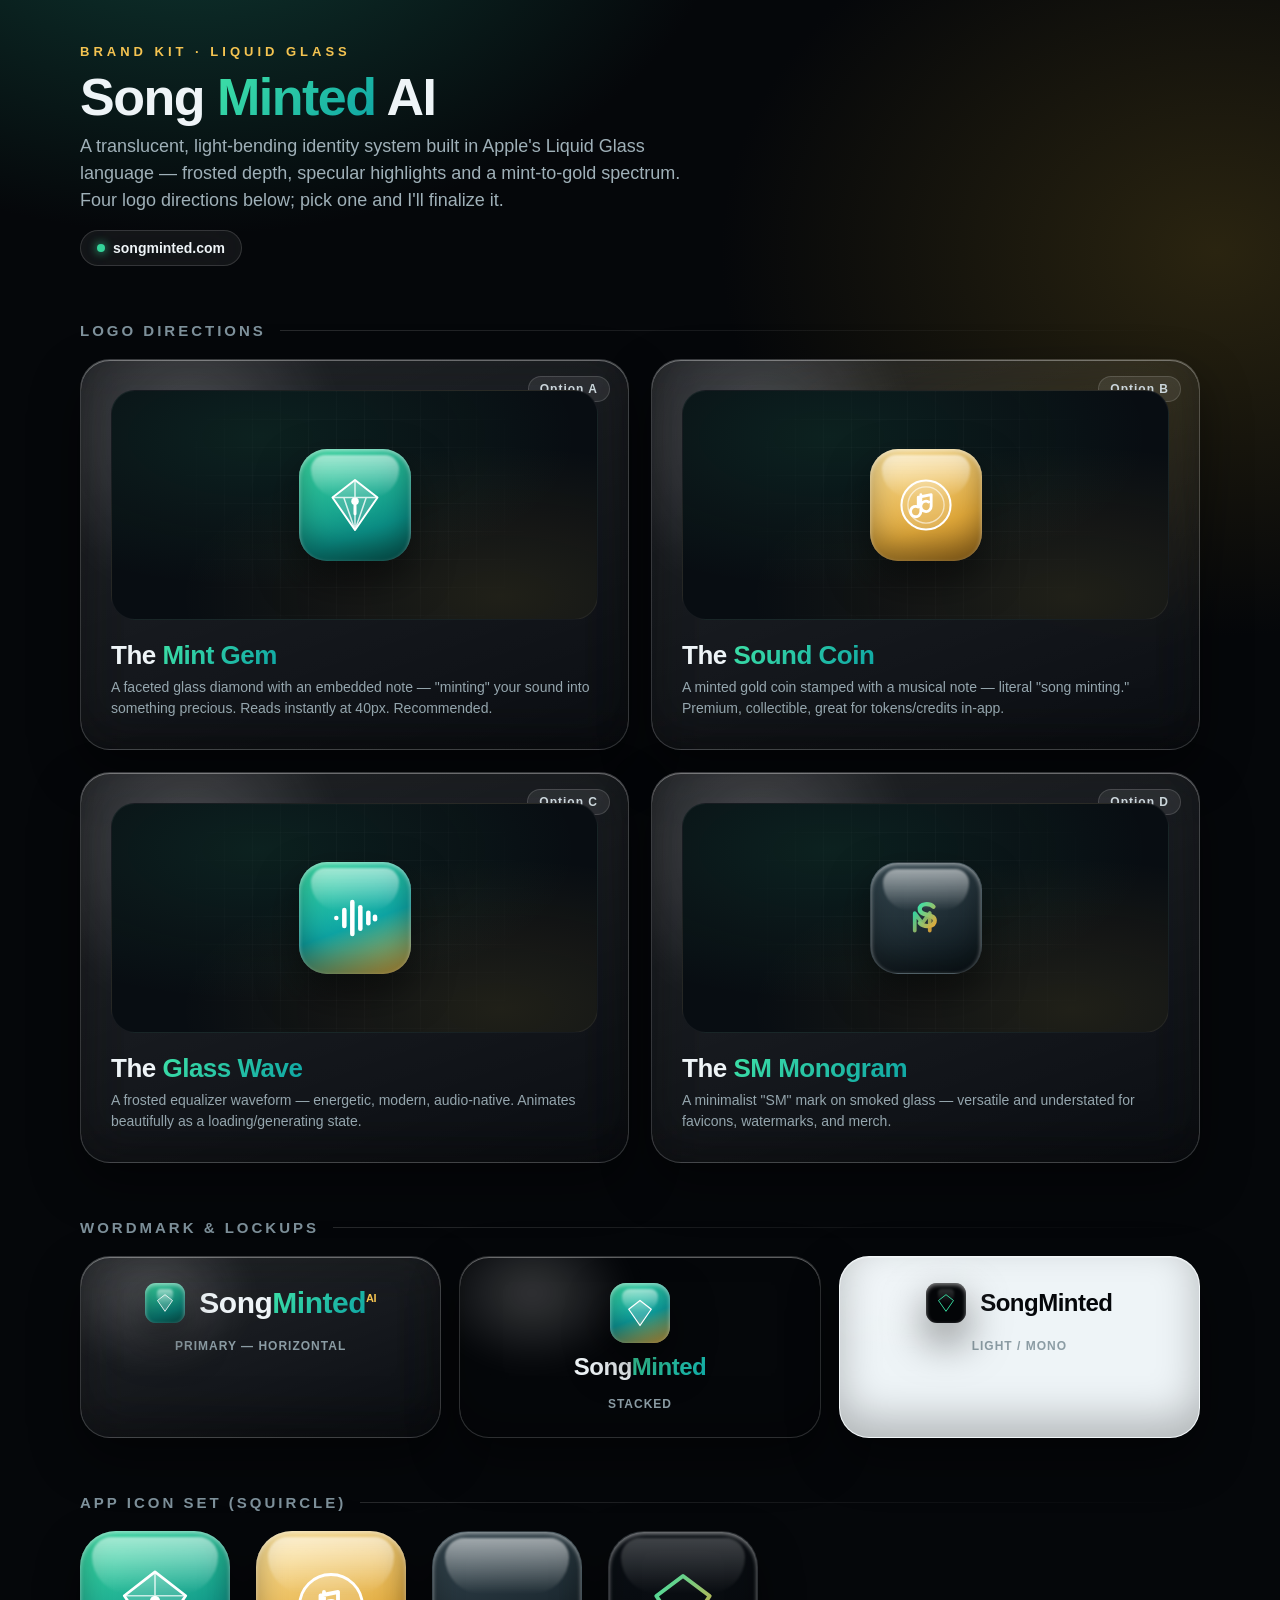
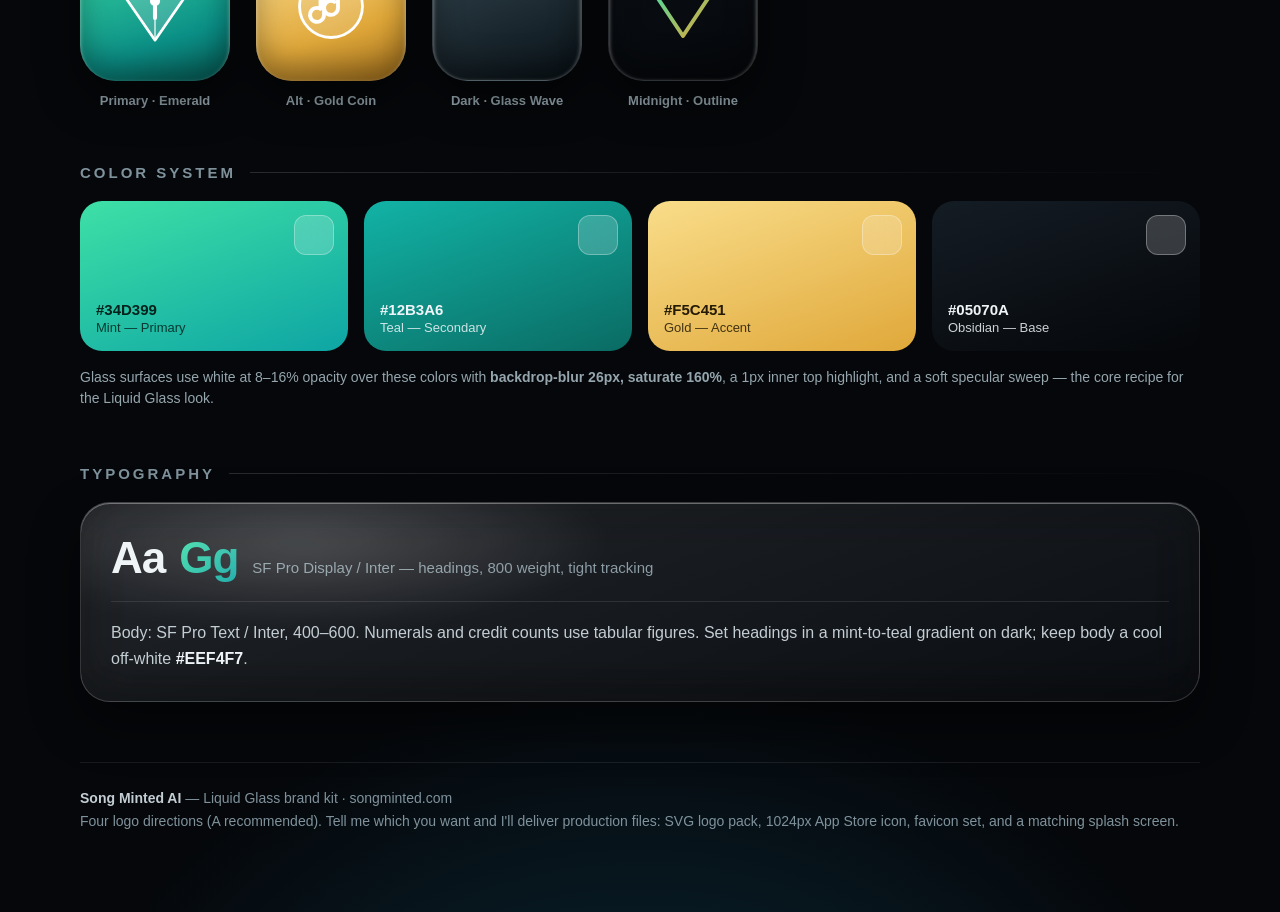
<file: SongMinted-BrandKit.html>
<!DOCTYPE html>
<html lang="en">
<head>
<meta charset="UTF-8">
<meta name="viewport" content="width=device-width, initial-scale=1.0">
<title>Song Minted — Liquid Glass Brand Kit</title>
<style>
:root{
  --emerald:#34d399;--teal:#12b3a6;--gold:#f5c451;--gold2:#e0a83a;
  --ink:#05070a;--ink2:#0b1016;
  --grad:linear-gradient(135deg,#3ee0a6,#0ea5a4);
  --grad-gold:linear-gradient(135deg,#f9dd8a,#e0a83a);
}
*{box-sizing:border-box;margin:0;padding:0}
body{
  font-family:-apple-system,BlinkMacSystemFont,"SF Pro Display","Segoe UI",Roboto,sans-serif;
  color:#eef4f7;background:
    radial-gradient(900px 600px at 15% -5%,#0f3b34,transparent 60%),
    radial-gradient(900px 700px at 95% 10%,#2a2410,transparent 55%),
    radial-gradient(1000px 800px at 50% 110%,#0a2b3a,transparent 60%),
    #05070a;
  min-height:100vh;padding:44px 22px 80px;
}
.wrap{max-width:1120px;margin:0 auto}
.kicker{font-size:13px;letter-spacing:4px;font-weight:800;color:var(--gold);text-transform:uppercase}
h1{font-size:52px;font-weight:800;letter-spacing:-1.5px;margin:8px 0 6px}
h1 b{background:var(--grad);-webkit-background-clip:text;background-clip:text;color:transparent}
.lede{color:#9fb0b8;font-size:18px;max-width:640px;line-height:1.5}
.domain{display:inline-flex;align-items:center;gap:8px;margin-top:16px;padding:9px 16px;border-radius:30px;
  font-size:14px;font-weight:700;background:rgba(255,255,255,.06);border:1px solid rgba(255,255,255,.14);
  backdrop-filter:blur(18px)}
.domain .dot{width:8px;height:8px;border-radius:50%;background:var(--emerald);box-shadow:0 0 10px var(--emerald)}

.section-h{font-size:15px;letter-spacing:3px;font-weight:800;color:#7f929c;text-transform:uppercase;
  margin:56px 0 20px;display:flex;align-items:center;gap:14px}
.section-h::after{content:"";flex:1;height:1px;background:linear-gradient(90deg,rgba(255,255,255,.14),transparent)}

/* liquid glass base */
.glass{position:relative;border-radius:30px;background:linear-gradient(160deg,rgba(255,255,255,.12),rgba(255,255,255,.03));
  border:1px solid rgba(255,255,255,.16);backdrop-filter:blur(26px) saturate(160%);-webkit-backdrop-filter:blur(26px) saturate(160%);
  box-shadow:0 20px 50px rgba(0,0,0,.45),inset 0 1px 0 rgba(255,255,255,.35),inset 0 -18px 40px rgba(0,0,0,.25);overflow:hidden}
.glass::before{content:"";position:absolute;top:-40%;left:-20%;width:80%;height:120%;
  background:radial-gradient(closest-side,rgba(255,255,255,.4),transparent 70%);filter:blur(14px);opacity:.5;pointer-events:none}

/* logo option cards */
.logos{display:grid;grid-template-columns:repeat(2,1fr);gap:22px}
.logocard{padding:30px}
.optlabel{position:absolute;top:16px;right:18px;font-size:12px;font-weight:800;letter-spacing:1px;color:#cbd6db;
  background:rgba(255,255,255,.08);border:1px solid rgba(255,255,255,.14);padding:5px 11px;border-radius:20px}
.stage{height:230px;border-radius:24px;display:flex;align-items:center;justify-content:center;position:relative;
  background:radial-gradient(120% 120% at 30% 20%,rgba(52,211,153,.10),transparent 55%),
    radial-gradient(120% 120% at 80% 90%,rgba(245,196,81,.10),transparent 55%),#080d12;
  border:1px solid rgba(255,255,255,.06);overflow:hidden}
.stage .grid-bg{position:absolute;inset:0;background-image:linear-gradient(rgba(255,255,255,.04) 1px,transparent 1px),
  linear-gradient(90deg,rgba(255,255,255,.04) 1px,transparent 1px);background-size:28px 28px;mask:radial-gradient(circle at 50% 50%,#000,transparent 75%)}
.lname{font-size:26px;font-weight:800;letter-spacing:-.5px;margin-top:20px}
.lname b{background:var(--grad);-webkit-background-clip:text;background-clip:text;color:transparent}
.ldesc{color:#95a6ae;font-size:14px;margin-top:6px;line-height:1.5}
.wordmark{display:flex;align-items:center;gap:14px}
.wordmark .wtxt{font-size:30px;font-weight:800;letter-spacing:-.5px}
.wordmark .wtxt b{background:var(--grad);-webkit-background-clip:text;background-clip:text;color:transparent}
.wordmark .wtxt sup{font-size:11px;color:var(--gold);font-weight:800}

/* glass icon squircle */
.gicon{width:112px;height:112px;border-radius:28px;position:relative;display:flex;align-items:center;justify-content:center;
  box-shadow:0 18px 40px rgba(0,0,0,.5),inset 0 2px 4px rgba(255,255,255,.5),inset 0 -14px 30px rgba(0,0,0,.35)}
.gicon.sm{width:60px;height:60px;border-radius:16px}
.gicon.tiny{width:40px;height:40px;border-radius:11px}
.gicon .spec{position:absolute;top:6px;left:12px;right:12px;height:38%;border-radius:20px 20px 40px 40px;
  background:linear-gradient(180deg,rgba(255,255,255,.55),transparent);filter:blur(1px);pointer-events:none}
.gicon svg{position:relative;z-index:2}
.icemerald{background:linear-gradient(160deg,#3ee0a6,#0b8f86 70%,#075e58);}
.icgold{background:linear-gradient(160deg,#ffe6a0,#e0a83a 65%,#a9741d);}
.icdark{background:linear-gradient(160deg,rgba(60,80,90,.9),rgba(10,20,26,.9));border:1px solid rgba(255,255,255,.14)}
.icmixed{background:linear-gradient(160deg,#3ee0a6,#0ea5a4 55%,#e0a83a);}

/* app icon grid */
.iconrow{display:flex;gap:26px;flex-wrap:wrap;align-items:flex-end}
.iconbig{width:150px;height:150px;border-radius:36px}
.iconbig .spec{border-radius:26px 26px 50px 50px}
.icaption{text-align:center;font-size:13px;color:#93a4ac;margin-top:12px;font-weight:600}

/* palette */
.palette{display:grid;grid-template-columns:repeat(4,1fr);gap:16px}
.swatch{border-radius:22px;height:150px;padding:16px;display:flex;flex-direction:column;justify-content:flex-end;position:relative;overflow:hidden}
.swatch .hex{font-weight:800;font-size:15px}
.swatch .nm{font-size:13px;opacity:.85;margin-top:2px}
.swatch .glass-chip{position:absolute;top:14px;right:14px;width:40px;height:40px;border-radius:12px;
  background:rgba(255,255,255,.18);border:1px solid rgba(255,255,255,.3);backdrop-filter:blur(10px)}

/* type */
.typecard{padding:30px}
.type-emerald{background:var(--grad);-webkit-background-clip:text;background-clip:text;color:transparent}
.tspec{display:flex;gap:14px;align-items:baseline;flex-wrap:wrap;margin-bottom:8px}

/* usage lockups */
.locks{display:grid;grid-template-columns:1fr 1fr 1fr;gap:18px}
.lockcell{padding:26px;display:flex;flex-direction:column;align-items:center;gap:16px;text-align:center}
.lockcell .cap{font-size:12px;color:#8b9ca4;font-weight:700;letter-spacing:1px}
.mono-dark{background:#05070a !important}
.mono-light{background:#eef4f7 !important;color:#05070a}
.mono-light .wtxt,.mono-light .wtxt b{color:#05070a !important;-webkit-text-fill-color:#05070a}

.foot{margin-top:60px;color:#7f929c;font-size:14px;line-height:1.6;border-top:1px solid rgba(255,255,255,.08);padding-top:24px}
@media(max-width:720px){.logos,.palette{grid-template-columns:1fr 1fr}.locks{grid-template-columns:1fr}h1{font-size:38px}}
</style>
</head>
<body>
<div class="wrap">

  <div class="kicker">Brand Kit · Liquid Glass</div>
  <h1>Song <b>Minted</b> AI</h1>
  <p class="lede">A translucent, light-bending identity system built in Apple's Liquid Glass language — frosted depth, specular highlights and a mint-to-gold spectrum. Four logo directions below; pick one and I'll finalize it.</p>
  <div class="domain"><span class="dot"></span> songminted.com</div>

  <!-- LOGO OPTIONS -->
  <div class="section-h">Logo Directions</div>
  <div class="logos">

    <!-- Option A: Gem -->
    <div class="glass logocard">
      <div class="optlabel">Option A</div>
      <div class="stage"><div class="grid-bg"></div>
        <div class="gicon icemerald"><div class="spec"></div>
          <svg width="60" height="60" viewBox="0 0 48 48" fill="none">
            <path d="M24 4L42 18 24 44 6 18Z" fill="rgba(255,255,255,.18)" stroke="#fff" stroke-width="1.6" stroke-linejoin="round"/>
            <path d="M6 18h36M24 4v40M15 18l9 26M33 18l-9 26" stroke="#fff" stroke-width="1.2" opacity=".8"/>
            <circle cx="24" cy="21" r="3" fill="#fff"/><path d="M24 24v7" stroke="#fff" stroke-width="2.4" stroke-linecap="round"/>
          </svg>
        </div>
      </div>
      <div class="lname">The <b>Mint Gem</b></div>
      <div class="ldesc">A faceted glass diamond with an embedded note — "minting" your sound into something precious. Reads instantly at 40px. Recommended.</div>
    </div>

    <!-- Option B: Coin -->
    <div class="glass logocard">
      <div class="optlabel">Option B</div>
      <div class="stage"><div class="grid-bg"></div>
        <div class="gicon icgold"><div class="spec"></div>
          <svg width="62" height="62" viewBox="0 0 48 48" fill="none">
            <circle cx="24" cy="24" r="19" fill="rgba(255,255,255,.16)" stroke="#fff" stroke-width="1.6"/>
            <circle cx="24" cy="24" r="14" stroke="#fff" stroke-width="1" opacity=".6"/>
            <path d="M20 16v13a4 4 0 1 1-2-3.4V18l10-2v9a4 4 0 1 1-2-3.4" stroke="#fff" stroke-width="2.2" stroke-linecap="round" stroke-linejoin="round" fill="none"/>
          </svg>
        </div>
      </div>
      <div class="lname">The <b>Sound Coin</b></div>
      <div class="ldesc">A minted gold coin stamped with a musical note — literal "song minting." Premium, collectible, great for tokens/credits in-app.</div>
    </div>

    <!-- Option C: Waveform note -->
    <div class="glass logocard">
      <div class="optlabel">Option C</div>
      <div class="stage"><div class="grid-bg"></div>
        <div class="gicon icmixed"><div class="spec"></div>
          <svg width="64" height="64" viewBox="0 0 48 48" fill="none">
            <g stroke="#fff" stroke-width="3.4" stroke-linecap="round">
              <path d="M10 24v0"/><path d="M16 18v12"/><path d="M22 12v24"/><path d="M28 16v16"/><path d="M34 20v8"/><path d="M39 23v2"/>
            </g>
          </svg>
        </div>
      </div>
      <div class="lname">The <b>Glass Wave</b></div>
      <div class="ldesc">A frosted equalizer waveform — energetic, modern, audio-native. Animates beautifully as a loading/generating state.</div>
    </div>

    <!-- Option D: SM monogram -->
    <div class="glass logocard">
      <div class="optlabel">Option D</div>
      <div class="stage"><div class="grid-bg"></div>
        <div class="gicon icdark"><div class="spec"></div>
          <svg width="60" height="60" viewBox="0 0 48 48" fill="none">
            <defs><linearGradient id="smg" x1="0" y1="0" x2="1" y2="1">
              <stop offset="0" stop-color="#3ee0a6"/><stop offset="1" stop-color="#e0a83a"/></linearGradient></defs>
            <path d="M30 15c-3-3-11-3-11 2 0 6 12 3 12 9 0 5-8 6-12 2" stroke="url(#smg)" stroke-width="3.4" stroke-linecap="round" fill="none"/>
            <path d="M15 34V20l6 8 6-8v14" stroke="url(#smg)" stroke-width="3" stroke-linecap="round" stroke-linejoin="round" fill="none" opacity=".9"/>
          </svg>
        </div>
      </div>
      <div class="lname">The <b>SM Monogram</b></div>
      <div class="ldesc">A minimalist "SM" mark on smoked glass — versatile and understated for favicons, watermarks, and merch.</div>
    </div>
  </div>

  <!-- WORDMARK LOCKUPS -->
  <div class="section-h">Wordmark & Lockups</div>
  <div class="locks">
    <div class="glass lockcell">
      <div class="wordmark"><div class="gicon tiny icemerald"><div class="spec"></div>
        <svg width="20" height="20" viewBox="0 0 48 48"><path d="M24 4L42 18 24 44 6 18Z" fill="rgba(255,255,255,.2)" stroke="#fff" stroke-width="2" stroke-linejoin="round"/></svg></div>
        <div class="wtxt">Song<b>Minted</b><sup>AI</sup></div></div>
      <div class="cap">PRIMARY — HORIZONTAL</div>
    </div>
    <div class="glass lockcell mono-dark">
      <div class="wordmark" style="flex-direction:column;gap:10px"><div class="gicon sm icmixed"><div class="spec"></div>
        <svg width="30" height="30" viewBox="0 0 48 48"><path d="M24 4L42 18 24 44 6 18Z" fill="rgba(255,255,255,.2)" stroke="#fff" stroke-width="2" stroke-linejoin="round"/></svg></div>
        <div class="wtxt" style="font-size:24px">Song<b>Minted</b></div></div>
      <div class="cap">STACKED</div>
    </div>
    <div class="glass lockcell mono-light">
      <div class="wordmark"><div class="gicon tiny" style="background:#05070a"><div class="spec" style="opacity:.3"></div>
        <svg width="20" height="20" viewBox="0 0 48 48"><path d="M24 4L42 18 24 44 6 18Z" fill="none" stroke="#34d399" stroke-width="2.4" stroke-linejoin="round"/></svg></div>
        <div class="wtxt" style="font-size:24px">SongMinted</div></div>
      <div class="cap">LIGHT / MONO</div>
    </div>
  </div>

  <!-- APP ICONS -->
  <div class="section-h">App Icon Set (Squircle)</div>
  <div class="iconrow">
    <div><div class="gicon iconbig icemerald"><div class="spec"></div>
      <svg width="82" height="82" viewBox="0 0 48 48" fill="none">
        <path d="M24 4L42 18 24 44 6 18Z" fill="rgba(255,255,255,.18)" stroke="#fff" stroke-width="1.6" stroke-linejoin="round"/>
        <path d="M6 18h36M24 4v40" stroke="#fff" stroke-width="1" opacity=".7"/>
        <circle cx="24" cy="21" r="3" fill="#fff"/><path d="M24 24v7" stroke="#fff" stroke-width="2.4" stroke-linecap="round"/></svg></div>
      <div class="icaption">Primary · Emerald</div></div>
    <div><div class="gicon iconbig icgold"><div class="spec"></div>
      <svg width="84" height="84" viewBox="0 0 48 48" fill="none">
        <circle cx="24" cy="24" r="18" fill="rgba(255,255,255,.14)" stroke="#fff" stroke-width="1.6"/>
        <path d="M20 16v13a4 4 0 1 1-2-3.4V18l10-2v9a4 4 0 1 1-2-3.4" stroke="#fff" stroke-width="2.2" stroke-linecap="round" stroke-linejoin="round" fill="none"/></svg></div>
      <div class="icaption">Alt · Gold Coin</div></div>
    <div><div class="gicon iconbig icdark"><div class="spec"></div>
      <svg width="80" height="80" viewBox="0 0 48 48" fill="none">
        <g stroke="url(#smg2)" stroke-width="3.6" stroke-linecap="round"><path d="M14 20v8"/><path d="M20 14v20"/><path d="M26 17v14"/><path d="M32 21v6"/></g>
        <defs><linearGradient id="smg2" x1="0" y1="0" x2="1" y2="1"><stop offset="0" stop-color="#3ee0a6"/><stop offset="1" stop-color="#e0a83a"/></linearGradient></defs></svg></div>
      <div class="icaption">Dark · Glass Wave</div></div>
    <div><div class="gicon iconbig" style="background:linear-gradient(160deg,#0b1016,#05070a);border:1px solid rgba(255,255,255,.14)"><div class="spec" style="opacity:.4"></div>
      <svg width="80" height="80" viewBox="0 0 48 48" fill="none">
        <path d="M24 6L40 18 24 42 8 18Z" fill="none" stroke="url(#smg3)" stroke-width="2.4" stroke-linejoin="round"/>
        <defs><linearGradient id="smg3" x1="0" y1="0" x2="1" y2="1"><stop offset="0" stop-color="#3ee0a6"/><stop offset="1" stop-color="#e0a83a"/></linearGradient></defs></svg></div>
      <div class="icaption">Midnight · Outline</div></div>
  </div>

  <!-- PALETTE -->
  <div class="section-h">Color System</div>
  <div class="palette">
    <div class="swatch" style="background:linear-gradient(160deg,#3ee0a6,#0ea5a4)"><div class="glass-chip"></div><div><div class="hex" style="color:#04231d">#34D399</div><div class="nm" style="color:#04231d">Mint — Primary</div></div></div>
    <div class="swatch" style="background:linear-gradient(160deg,#12b3a6,#0a6b63)"><div class="glass-chip"></div><div><div class="hex">#12B3A6</div><div class="nm">Teal — Secondary</div></div></div>
    <div class="swatch" style="background:linear-gradient(160deg,#f9dd8a,#e0a83a)"><div class="glass-chip"></div><div><div class="hex" style="color:#241a05">#F5C451</div><div class="nm" style="color:#241a05">Gold — Accent</div></div></div>
    <div class="swatch" style="background:linear-gradient(160deg,#141c24,#05070a)"><div class="glass-chip"></div><div><div class="hex">#05070A</div><div class="nm">Obsidian — Base</div></div></div>
  </div>
  <p class="ldesc" style="margin-top:16px">Glass surfaces use white at 8–16% opacity over these colors with <b>backdrop-blur 26px, saturate 160%</b>, a 1px inner top highlight, and a soft specular sweep — the core recipe for the Liquid Glass look.</p>

  <!-- TYPOGRAPHY -->
  <div class="section-h">Typography</div>
  <div class="glass typecard">
    <div class="tspec"><span style="font-size:44px;font-weight:800;letter-spacing:-1px">Aa</span>
      <span class="type-emerald" style="font-size:44px;font-weight:800;letter-spacing:-1px">Gg</span>
      <span style="color:#8b9ca4;font-size:15px">SF Pro Display / Inter — headings, 800 weight, tight tracking</span></div>
    <div style="height:1px;background:rgba(255,255,255,.1);margin:18px 0"></div>
    <div style="font-size:16px;color:#c3ced4;line-height:1.6">Body: SF Pro Text / Inter, 400–600. Numerals and credit counts use tabular figures. Set headings in a mint-to-teal gradient on dark; keep body a cool off-white <b style="color:#eef4f7">#EEF4F7</b>.</div>
  </div>

  <div class="foot">
    <b style="color:#c3ced4">Song Minted AI</b> — Liquid Glass brand kit · songminted.com<br>
    Four logo directions (A recommended). Tell me which you want and I'll deliver production files: SVG logo pack, 1024px App Store icon, favicon set, and a matching splash screen.
  </div>
</div>
</body>
</html>
</file>
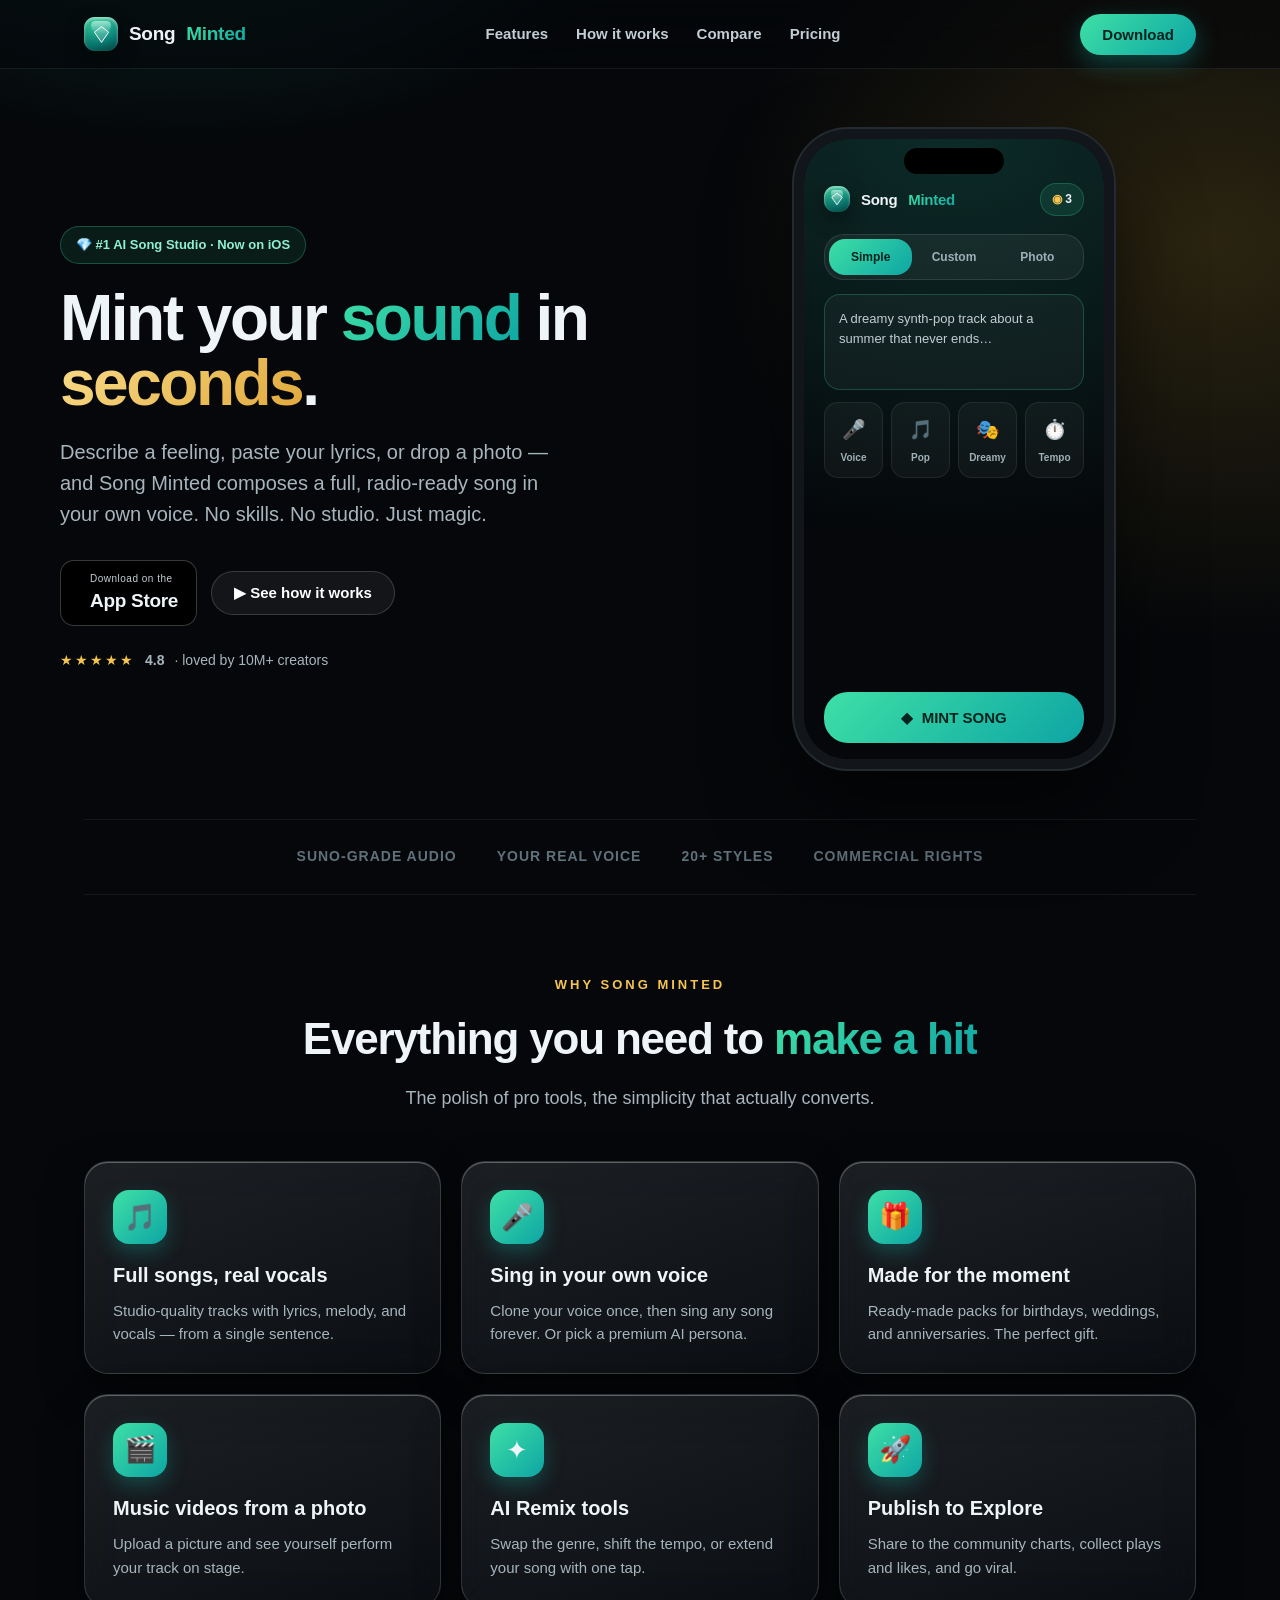
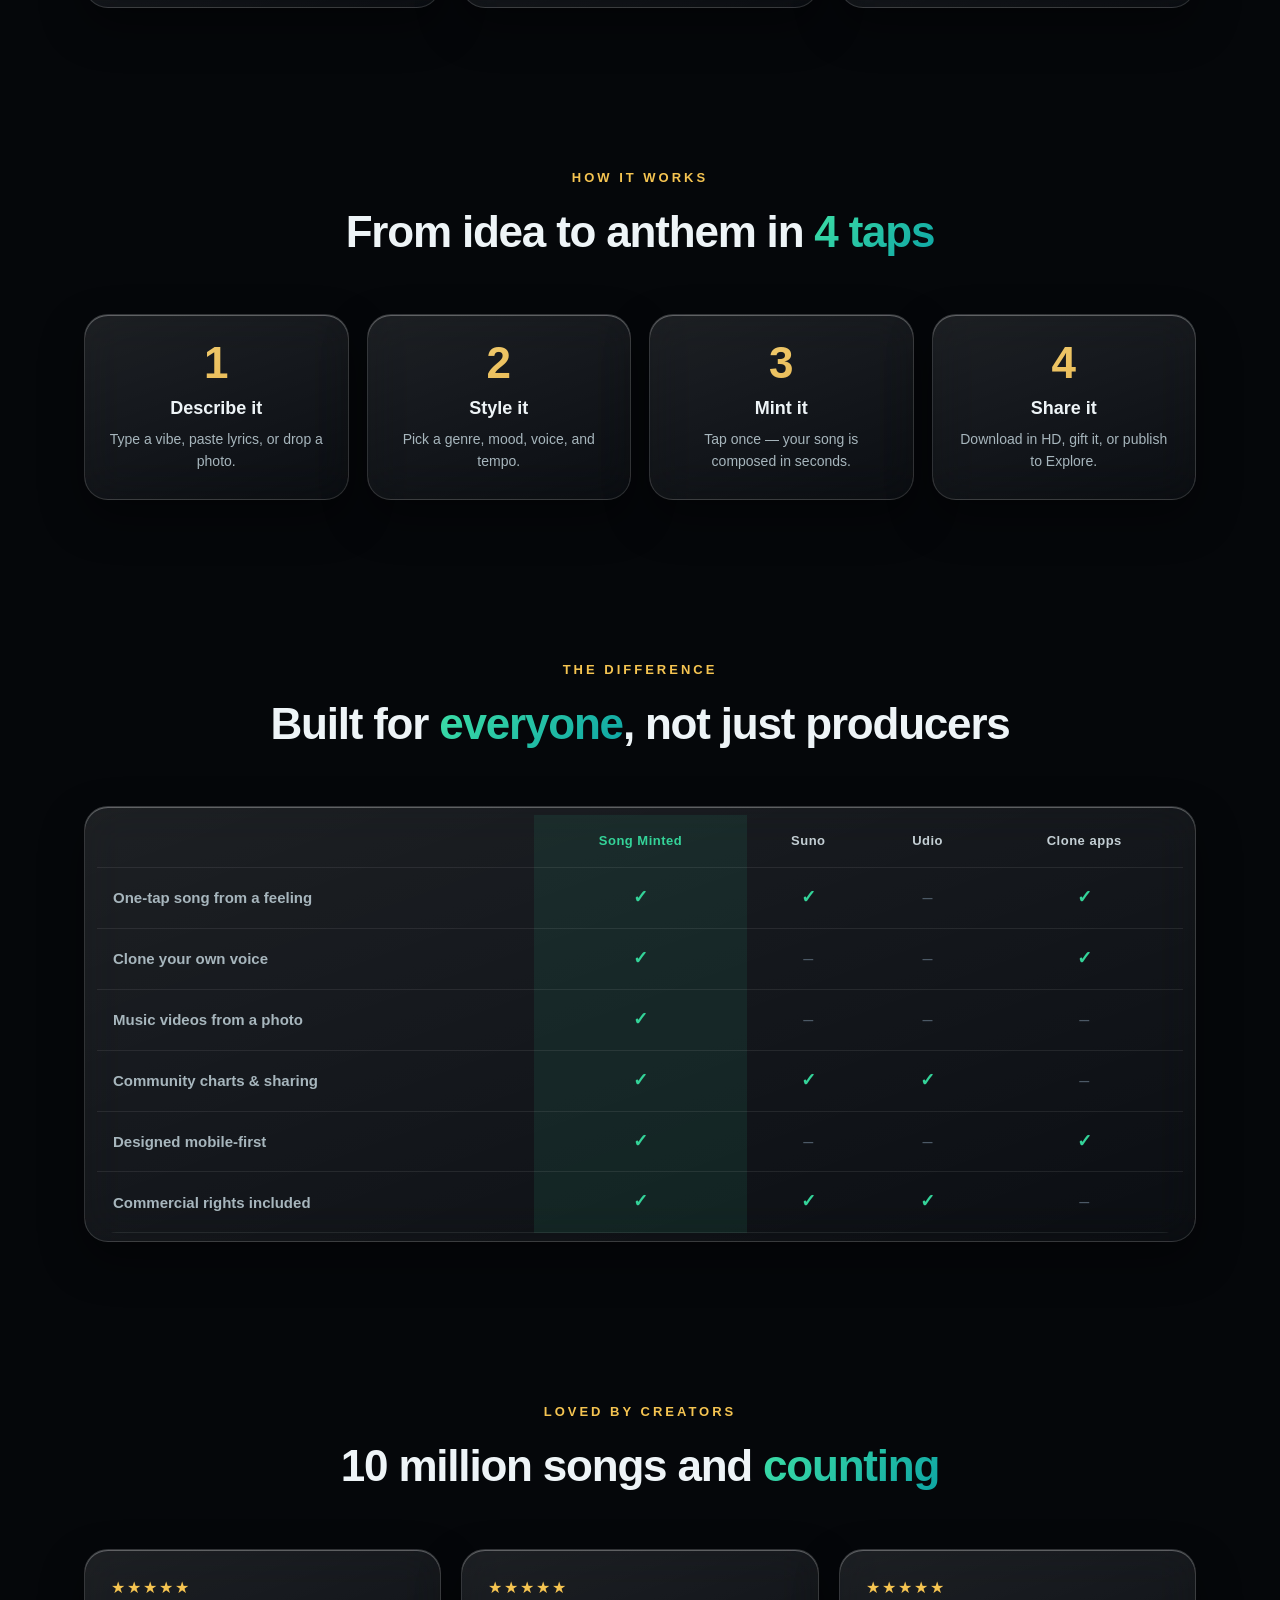
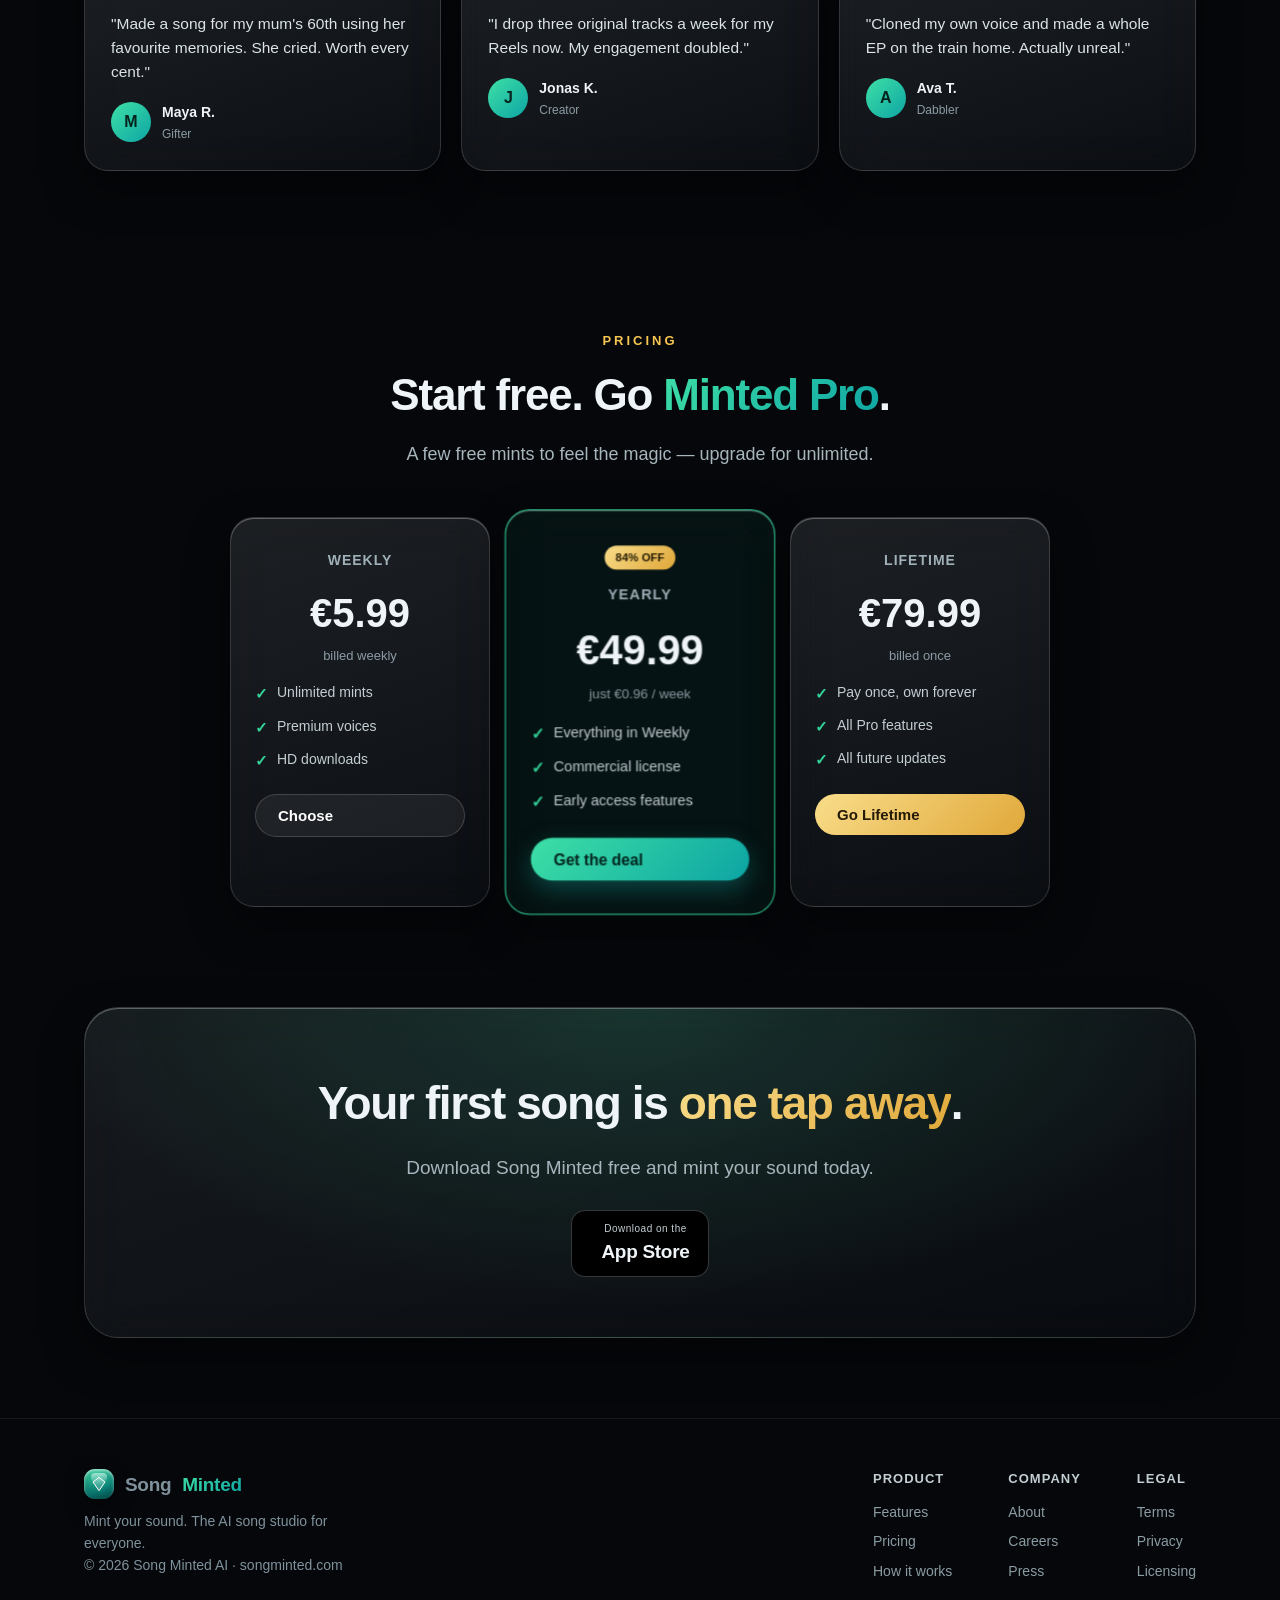
<file: songminted-landing.html>
<!DOCTYPE html>
<html lang="en">
<head>
<meta charset="UTF-8">
<meta name="viewport" content="width=device-width, initial-scale=1.0">
<title>Song Minted AI — Mint Your Sound</title>
<style>
:root{--emerald:#34d399;--teal:#12b3a6;--gold:#f5c451;--gold2:#e0a83a;--ink:#05070a;
  --grad:linear-gradient(135deg,#3ee0a6,#0ea5a4);--grad-gold:linear-gradient(135deg,#f9dd8a,#e0a83a);}
*{box-sizing:border-box;margin:0;padding:0}
html{scroll-behavior:smooth}
body{font-family:-apple-system,BlinkMacSystemFont,"SF Pro Display","Segoe UI",Roboto,sans-serif;color:#eef4f7;
  background:radial-gradient(1000px 700px at 15% -5%,#0f3b34,transparent 55%),
    radial-gradient(1000px 800px at 95% 5%,#2a2410,transparent 50%),#05070a;line-height:1.55;overflow-x:hidden}
.wrap{max-width:1160px;margin:0 auto;padding:0 24px}
a{color:inherit;text-decoration:none}
.glass{position:relative;border-radius:24px;background:linear-gradient(160deg,rgba(255,255,255,.10),rgba(255,255,255,.03));
  border:1px solid rgba(255,255,255,.14);backdrop-filter:blur(22px) saturate(160%);-webkit-backdrop-filter:blur(22px) saturate(160%);
  box-shadow:0 18px 44px rgba(0,0,0,.4),inset 0 1px 0 rgba(255,255,255,.3)}

/* nav */
nav{position:sticky;top:0;z-index:50;backdrop-filter:blur(18px);background:rgba(5,7,10,.55);border-bottom:1px solid rgba(255,255,255,.07)}
.navin{display:flex;align-items:center;justify-content:space-between;height:68px}
.brand{display:flex;align-items:center;gap:11px;font-weight:800;font-size:19px;letter-spacing:-.3px}
.brand b{background:var(--grad);-webkit-background-clip:text;background-clip:text;color:transparent}
.gicon{border-radius:11px;position:relative;display:flex;align-items:center;justify-content:center;
  box-shadow:0 8px 20px rgba(0,0,0,.4),inset 0 2px 3px rgba(255,255,255,.5),inset 0 -8px 16px rgba(0,0,0,.3)}
.gicon .spec{position:absolute;top:4px;left:7px;right:7px;height:38%;border-radius:12px 12px 24px 24px;background:linear-gradient(180deg,rgba(255,255,255,.55),transparent);pointer-events:none}
.icemerald{background:linear-gradient(160deg,#3ee0a6,#0b8f86 70%,#075e58)}
.navlinks{display:flex;gap:28px;font-size:15px;color:#c3ced4;font-weight:600}
.navlinks a:hover{color:#fff}
.btn{border:none;border-radius:30px;padding:12px 22px;font-size:15px;font-weight:800;cursor:pointer;display:inline-flex;align-items:center;gap:8px}
.btn.primary{background:var(--grad);color:#04231d;box-shadow:0 8px 24px rgba(18,179,166,.35)}
.btn.gold{background:var(--grad-gold);color:#241a05}
.btn.ghost{background:rgba(255,255,255,.06);color:#fff;border:1px solid rgba(255,255,255,.16)}

/* app store badge */
.appstore{display:inline-flex;align-items:center;gap:11px;background:#000;border:1px solid rgba(255,255,255,.22);
  border-radius:14px;padding:10px 18px;cursor:pointer}
.appstore .apl{font-size:28px}
.appstore small{display:block;font-size:10px;color:#c3ced4;letter-spacing:.5px}
.appstore b{font-size:19px;font-weight:700;letter-spacing:-.3px}

/* hero */
.hero{padding:70px 0 40px;display:grid;grid-template-columns:1.05fr .95fr;gap:40px;align-items:center}
.tag{display:inline-flex;align-items:center;gap:8px;padding:8px 15px;border-radius:30px;font-size:13px;font-weight:700;
  background:rgba(52,211,153,.1);border:1px solid rgba(52,211,153,.3);color:#8ff0cf;margin-bottom:22px}
h1{font-size:64px;line-height:1.02;font-weight:800;letter-spacing:-2.5px;margin-bottom:20px}
h1 b{background:var(--grad);-webkit-background-clip:text;background-clip:text;color:transparent}
h1 em{font-style:normal;background:var(--grad-gold);-webkit-background-clip:text;background-clip:text;color:transparent}
.hero p.sub{font-size:20px;color:#a7b6bd;max-width:520px;margin-bottom:30px}
.hero-cta{display:flex;gap:14px;align-items:center;flex-wrap:wrap}
.rating{display:flex;align-items:center;gap:10px;margin-top:24px;color:#a7b6bd;font-size:14px}
.stars{color:var(--gold);letter-spacing:2px}

/* phone mock */
.phone{width:300px;height:620px;border-radius:44px;background:#000;margin:0 auto;position:relative;
  box-shadow:0 0 0 10px #12161a,0 0 0 12px #232a30,0 40px 90px rgba(0,0,0,.65);overflow:hidden}
.phone .notch{position:absolute;top:9px;left:50%;transform:translateX(-50%);width:100px;height:26px;background:#000;border-radius:16px;z-index:5}
.pscreen{position:absolute;inset:0;background:radial-gradient(600px 400px at 50% 0%,#0c2b28,#05070a);padding:44px 20px 0;display:flex;flex-direction:column}
.p-top{display:flex;justify-content:space-between;align-items:center;margin-bottom:18px}
.p-top .pill{font-size:12px;font-weight:800;padding:6px 11px;border-radius:16px;background:rgba(52,211,153,.12);border:1px solid rgba(52,211,153,.25)}
.p-top .pill .c{color:var(--gold)}
.p-seg{display:flex;background:rgba(255,255,255,.05);border:1px solid rgba(255,255,255,.1);border-radius:20px;padding:4px;margin-bottom:14px}
.p-seg span{flex:1;text-align:center;font-size:12px;font-weight:700;padding:9px;border-radius:16px;color:#9fb0b8}
.p-seg span.on{background:var(--grad);color:#04231d}
.p-input{background:rgba(255,255,255,.04);border:1px solid rgba(52,211,153,.25);border-radius:16px;padding:14px;font-size:13px;color:#c3ced4;min-height:96px}
.p-opts{display:flex;gap:8px;margin:12px 0}
.p-opt{flex:1;background:rgba(255,255,255,.04);border:1px solid rgba(255,255,255,.08);border-radius:14px;padding:12px 4px;text-align:center;font-size:10px;font-weight:700;color:#9fb0b8}
.p-opt .e{font-size:19px;display:block;margin-bottom:5px}
.p-mint{background:var(--grad);color:#04231d;border-radius:24px;padding:14px;text-align:center;font-weight:800;font-size:15px;margin-top:auto;margin-bottom:16px}

/* logo band */
.band{display:flex;justify-content:center;gap:40px;flex-wrap:wrap;color:#5f717a;font-size:14px;font-weight:700;
  letter-spacing:1px;padding:26px 0;border-top:1px solid rgba(255,255,255,.06);border-bottom:1px solid rgba(255,255,255,.06);margin:20px 0 0}

/* sections */
section{padding:80px 0}
.sh{text-align:center;margin-bottom:48px}
.sh .k{font-size:13px;letter-spacing:3px;font-weight:800;color:var(--gold);text-transform:uppercase}
.sh h2{font-size:44px;font-weight:800;letter-spacing:-1.2px;margin:10px 0 12px}
.sh h2 b{background:var(--grad);-webkit-background-clip:text;background-clip:text;color:transparent}
.sh p{color:#a7b6bd;font-size:18px;max-width:560px;margin:0 auto}
.features{display:grid;grid-template-columns:repeat(3,1fr);gap:20px}
.fcard{padding:28px}
.fcard .fic{width:54px;height:54px;border-radius:16px;background:var(--grad);display:flex;align-items:center;justify-content:center;font-size:26px;margin-bottom:16px;box-shadow:0 8px 20px rgba(18,179,166,.3)}
.fcard h3{font-size:20px;font-weight:800;margin-bottom:8px}
.fcard p{color:#a7b6bd;font-size:15px}

/* steps */
.steps{display:grid;grid-template-columns:repeat(4,1fr);gap:18px}
.stepc{padding:26px 22px;text-align:center}
.stepc .n{font-size:44px;font-weight:800;background:var(--grad-gold);-webkit-background-clip:text;background-clip:text;color:transparent;line-height:1}
.stepc h3{font-size:18px;font-weight:800;margin:10px 0 6px}
.stepc p{color:#a7b6bd;font-size:14px}

/* comparison */
.ctable{width:100%;border-collapse:collapse;font-size:15px;overflow:hidden;border-radius:20px}
.ctable th,.ctable td{padding:16px;border-bottom:1px solid rgba(255,255,255,.08);text-align:center}
.ctable th{font-size:13px;letter-spacing:.5px;color:#c3ced4}
.ctable th.us,.ctable td.us{background:rgba(52,211,153,.09)}
.ctable th.us{color:var(--emerald)}
.ctable td:first-child{text-align:left;color:#a7b6bd;font-weight:600}
.ck{color:var(--emerald);font-weight:900;font-size:18px}.xk{color:#4c5966;font-size:18px}

/* pricing */
.pricing{display:grid;grid-template-columns:repeat(3,1fr);gap:20px;max-width:820px;margin:0 auto}
.pcard{padding:32px 24px;text-align:center}
.pcard.feat{border:1.5px solid var(--emerald);background:rgba(52,211,153,.06);transform:scale(1.04)}
.pcard .pl{font-size:14px;font-weight:800;letter-spacing:1px;color:#9fb0b8;text-transform:uppercase}
.pcard .amt{font-size:40px;font-weight:800;margin:10px 0 2px}
.pcard .per{color:#8b9ca4;font-size:13px;margin-bottom:16px}
.pcard .off{display:inline-block;background:var(--grad-gold);color:#241a05;font-size:11px;font-weight:800;padding:3px 10px;border-radius:12px;margin-bottom:14px}
.pcard ul{list-style:none;text-align:left;display:flex;flex-direction:column;gap:10px;margin-bottom:22px;font-size:14px;color:#c3ced4}
.pcard ul li{display:flex;gap:9px}.pcard ul li .ck{font-size:15px}

/* testimonials */
.tests{display:grid;grid-template-columns:repeat(3,1fr);gap:20px}
.tcard{padding:26px}
.tcard .stars{color:var(--gold);letter-spacing:2px;margin-bottom:12px}
.tcard p{font-size:15.5px;color:#dbe4e8;margin-bottom:16px}
.tcard .who{display:flex;align-items:center;gap:11px}
.tcard .who .av{width:40px;height:40px;border-radius:50%;background:var(--grad);display:flex;align-items:center;justify-content:center;font-weight:800;color:#04231d}
.tcard .who b{font-size:14px}.tcard .who small{color:#8b9ca4;display:block;font-size:12px}

/* final cta */
.finalcta{text-align:center;padding:60px 30px;border-radius:34px;
  background:radial-gradient(600px 300px at 50% 0%,rgba(52,211,153,.16),transparent),linear-gradient(160deg,rgba(255,255,255,.08),rgba(255,255,255,.02))}
.finalcta h2{font-size:46px;font-weight:800;letter-spacing:-1.4px;margin-bottom:14px}
.finalcta h2 b{background:var(--grad-gold);-webkit-background-clip:text;background-clip:text;color:transparent}
.finalcta p{color:#a7b6bd;font-size:19px;margin-bottom:28px}

footer{padding:50px 0 40px;border-top:1px solid rgba(255,255,255,.07);color:#7f929c;font-size:14px}
.footin{display:flex;justify-content:space-between;flex-wrap:wrap;gap:20px}
.footcols{display:flex;gap:56px;flex-wrap:wrap}
.footcols b{display:block;color:#c3ced4;margin-bottom:12px;font-size:13px;letter-spacing:1px;text-transform:uppercase}
.footcols a{display:block;color:#8b9ca4;margin-bottom:8px}.footcols a:hover{color:#fff}

@media(max-width:860px){.hero{grid-template-columns:1fr;text-align:center}.hero-cta,.rating{justify-content:center}
  h1{font-size:46px}.features,.steps,.pricing,.tests{grid-template-columns:1fr}.navlinks{display:none}
  .phone{margin-top:20px}.pcard.feat{transform:none}.ctable{font-size:13px}.ctable th,.ctable td{padding:10px}}
</style>
</head>
<body>

<nav><div class="wrap navin">
  <div class="brand"><div class="gicon icemerald" style="width:34px;height:34px"><div class="spec"></div>
    <svg width="19" height="19" viewBox="0 0 48 48" fill="none"><path d="M24 4L42 18 24 44 6 18Z" fill="rgba(255,255,255,.2)" stroke="#fff" stroke-width="2.4" stroke-linejoin="round"/></svg></div>
    Song<b>Minted</b></div>
  <div class="navlinks"><a href="#features">Features</a><a href="#how">How it works</a><a href="#compare">Compare</a><a href="#pricing">Pricing</a></div>
  <button class="btn primary" onclick="dl()">Download</button>
</div></nav>

<!-- HERO -->
<header class="wrap hero">
  <div>
    <div class="tag">💎 #1 AI Song Studio · Now on iOS</div>
    <h1>Mint your <b>sound</b> in <em>seconds</em>.</h1>
    <p class="sub">Describe a feeling, paste your lyrics, or drop a photo — and Song Minted composes a full, radio-ready song in your own voice. No skills. No studio. Just magic.</p>
    <div class="hero-cta">
      <div class="appstore" onclick="dl()"><span class="apl"></span><div><small>Download on the</small><b>App Store</b></div></div>
      <button class="btn ghost" onclick="document.getElementById('how').scrollIntoView()">▶ See how it works</button>
    </div>
    <div class="rating"><span class="stars">★★★★★</span> <b>4.8</b> · loved by 10M+ creators</div>
  </div>

  <div class="phone">
    <div class="notch"></div>
    <div class="pscreen">
      <div class="p-top">
        <div class="brand" style="font-size:15px"><div class="gicon icemerald" style="width:26px;height:26px"><div class="spec"></div>
          <svg width="14" height="14" viewBox="0 0 48 48"><path d="M24 4L42 18 24 44 6 18Z" fill="rgba(255,255,255,.2)" stroke="#fff" stroke-width="3" stroke-linejoin="round"/></svg></div>Song<b>Minted</b></div>
        <span class="pill"><span class="c">◉</span> 3</span>
      </div>
      <div class="p-seg"><span class="on">Simple</span><span>Custom</span><span>Photo</span></div>
      <div class="p-input">A dreamy synth-pop track about a summer that never ends…</div>
      <div class="p-opts">
        <div class="p-opt"><span class="e">🎤</span>Voice</div>
        <div class="p-opt"><span class="e">🎵</span>Pop</div>
        <div class="p-opt"><span class="e">🎭</span>Dreamy</div>
        <div class="p-opt"><span class="e">⏱️</span>Tempo</div>
      </div>
      <div class="p-mint">◆ &nbsp;MINT SONG</div>
    </div>
  </div>
</header>

<div class="wrap"><div class="band"><span>SUNO-GRADE AUDIO</span><span>YOUR REAL VOICE</span><span>20+ STYLES</span><span>COMMERCIAL RIGHTS</span></div></div>

<!-- FEATURES -->
<section id="features"><div class="wrap">
  <div class="sh"><div class="k">Why Song Minted</div><h2>Everything you need to <b>make a hit</b></h2>
    <p>The polish of pro tools, the simplicity that actually converts.</p></div>
  <div class="features">
    <div class="glass fcard"><div class="fic">🎵</div><h3>Full songs, real vocals</h3><p>Studio-quality tracks with lyrics, melody, and vocals — from a single sentence.</p></div>
    <div class="glass fcard"><div class="fic">🎤</div><h3>Sing in your own voice</h3><p>Clone your voice once, then sing any song forever. Or pick a premium AI persona.</p></div>
    <div class="glass fcard"><div class="fic">🎁</div><h3>Made for the moment</h3><p>Ready-made packs for birthdays, weddings, and anniversaries. The perfect gift.</p></div>
    <div class="glass fcard"><div class="fic">🎬</div><h3>Music videos from a photo</h3><p>Upload a picture and see yourself perform your track on stage.</p></div>
    <div class="glass fcard"><div class="fic">✦</div><h3>AI Remix tools</h3><p>Swap the genre, shift the tempo, or extend your song with one tap.</p></div>
    <div class="glass fcard"><div class="fic">🚀</div><h3>Publish to Explore</h3><p>Share to the community charts, collect plays and likes, and go viral.</p></div>
  </div>
</div></section>

<!-- HOW -->
<section id="how"><div class="wrap">
  <div class="sh"><div class="k">How it works</div><h2>From idea to anthem in <b>4 taps</b></h2></div>
  <div class="steps">
    <div class="glass stepc"><div class="n">1</div><h3>Describe it</h3><p>Type a vibe, paste lyrics, or drop a photo.</p></div>
    <div class="glass stepc"><div class="n">2</div><h3>Style it</h3><p>Pick a genre, mood, voice, and tempo.</p></div>
    <div class="glass stepc"><div class="n">3</div><h3>Mint it</h3><p>Tap once — your song is composed in seconds.</p></div>
    <div class="glass stepc"><div class="n">4</div><h3>Share it</h3><p>Download in HD, gift it, or publish to Explore.</p></div>
  </div>
</div></section>

<!-- COMPARE -->
<section id="compare"><div class="wrap">
  <div class="sh"><div class="k">The difference</div><h2>Built for <b>everyone</b>, not just producers</h2></div>
  <div class="glass" style="padding:8px 12px;overflow-x:auto">
    <table class="ctable">
      <tr><th style="text-align:left"></th><th class="us">Song Minted</th><th>Suno</th><th>Udio</th><th>Clone apps</th></tr>
      <tr><td>One-tap song from a feeling</td><td class="us"><span class="ck">✓</span></td><td><span class="ck">✓</span></td><td><span class="xk">–</span></td><td><span class="ck">✓</span></td></tr>
      <tr><td>Clone your own voice</td><td class="us"><span class="ck">✓</span></td><td><span class="xk">–</span></td><td><span class="xk">–</span></td><td><span class="ck">✓</span></td></tr>
      <tr><td>Music videos from a photo</td><td class="us"><span class="ck">✓</span></td><td><span class="xk">–</span></td><td><span class="xk">–</span></td><td><span class="xk">–</span></td></tr>
      <tr><td>Community charts & sharing</td><td class="us"><span class="ck">✓</span></td><td><span class="ck">✓</span></td><td><span class="ck">✓</span></td><td><span class="xk">–</span></td></tr>
      <tr><td>Designed mobile-first</td><td class="us"><span class="ck">✓</span></td><td><span class="xk">–</span></td><td><span class="xk">–</span></td><td><span class="ck">✓</span></td></tr>
      <tr><td>Commercial rights included</td><td class="us"><span class="ck">✓</span></td><td><span class="ck">✓</span></td><td><span class="ck">✓</span></td><td><span class="xk">–</span></td></tr>
    </table>
  </div>
</div></section>

<!-- TESTIMONIALS -->
<section><div class="wrap">
  <div class="sh"><div class="k">Loved by creators</div><h2>10 million songs and <b>counting</b></h2></div>
  <div class="tests">
    <div class="glass tcard"><div class="stars">★★★★★</div><p>"Made a song for my mum's 60th using her favourite memories. She cried. Worth every cent."</p><div class="who"><div class="av">M</div><div><b>Maya R.</b><small>Gifter</small></div></div></div>
    <div class="glass tcard"><div class="stars">★★★★★</div><p>"I drop three original tracks a week for my Reels now. My engagement doubled."</p><div class="who"><div class="av">J</div><div><b>Jonas K.</b><small>Creator</small></div></div></div>
    <div class="glass tcard"><div class="stars">★★★★★</div><p>"Cloned my own voice and made a whole EP on the train home. Actually unreal."</p><div class="who"><div class="av">A</div><div><b>Ava T.</b><small>Dabbler</small></div></div></div>
  </div>
</div></section>

<!-- PRICING -->
<section id="pricing"><div class="wrap">
  <div class="sh"><div class="k">Pricing</div><h2>Start free. Go <b>Minted Pro</b>.</h2>
    <p>A few free mints to feel the magic — upgrade for unlimited.</p></div>
  <div class="pricing">
    <div class="glass pcard"><div class="pl">Weekly</div><div class="amt">€5.99</div><div class="per">billed weekly</div>
      <ul><li><span class="ck">✓</span> Unlimited mints</li><li><span class="ck">✓</span> Premium voices</li><li><span class="ck">✓</span> HD downloads</li></ul>
      <button class="btn ghost" style="width:100%" onclick="dl()">Choose</button></div>
    <div class="glass pcard feat"><div class="off">84% OFF</div><div class="pl">Yearly</div><div class="amt">€49.99</div><div class="per">just €0.96 / week</div>
      <ul><li><span class="ck">✓</span> Everything in Weekly</li><li><span class="ck">✓</span> Commercial license</li><li><span class="ck">✓</span> Early access features</li></ul>
      <button class="btn primary" style="width:100%" onclick="dl()">Get the deal</button></div>
    <div class="glass pcard"><div class="pl">Lifetime</div><div class="amt">€79.99</div><div class="per">billed once</div>
      <ul><li><span class="ck">✓</span> Pay once, own forever</li><li><span class="ck">✓</span> All Pro features</li><li><span class="ck">✓</span> All future updates</li></ul>
      <button class="btn gold" style="width:100%" onclick="dl()">Go Lifetime</button></div>
  </div>
</div></section>

<!-- FINAL CTA -->
<section style="padding-top:20px"><div class="wrap"><div class="finalcta glass">
  <h2>Your first song is <b>one tap away</b>.</h2>
  <p>Download Song Minted free and mint your sound today.</p>
  <div style="display:flex;gap:14px;justify-content:center;flex-wrap:wrap">
    <div class="appstore" onclick="dl()"><span class="apl"></span><div><small>Download on the</small><b>App Store</b></div></div>
  </div>
</div></div></section>

<footer><div class="wrap footin">
  <div>
    <div class="brand" style="margin-bottom:12px"><div class="gicon icemerald" style="width:30px;height:30px"><div class="spec"></div>
      <svg width="16" height="16" viewBox="0 0 48 48"><path d="M24 4L42 18 24 44 6 18Z" fill="rgba(255,255,255,.2)" stroke="#fff" stroke-width="3" stroke-linejoin="round"/></svg></div>Song<b>Minted</b></div>
    <div style="max-width:260px">Mint your sound. The AI song studio for everyone.<br>© 2026 Song Minted AI · songminted.com</div>
  </div>
  <div class="footcols">
    <div><b>Product</b><a href="#features">Features</a><a href="#pricing">Pricing</a><a href="#how">How it works</a></div>
    <div><b>Company</b><a href="#">About</a><a href="#">Careers</a><a href="#">Press</a></div>
    <div><b>Legal</b><a href="#">Terms</a><a href="#">Privacy</a><a href="#">Licensing</a></div>
  </div>
</div></footer>

<script>
/* ============================================================
   👉 PASTE YOUR APP STORE LINK HERE once the app is published.
   Example: "https://apps.apple.com/app/song-minted/id0000000000"
   Leave as "" to show a friendly "coming soon" message.
   ============================================================ */
var APP_STORE_URL = "";

function dl(){
  if(APP_STORE_URL){ window.open(APP_STORE_URL, "_blank"); }
  else { alert("Song Minted is coming soon to the App Store! 💎\n\n(Developer: paste your App Store link into APP_STORE_URL at the bottom of this file to make every download button live.)"); }
}
</script>
</body>
</html>
</file>
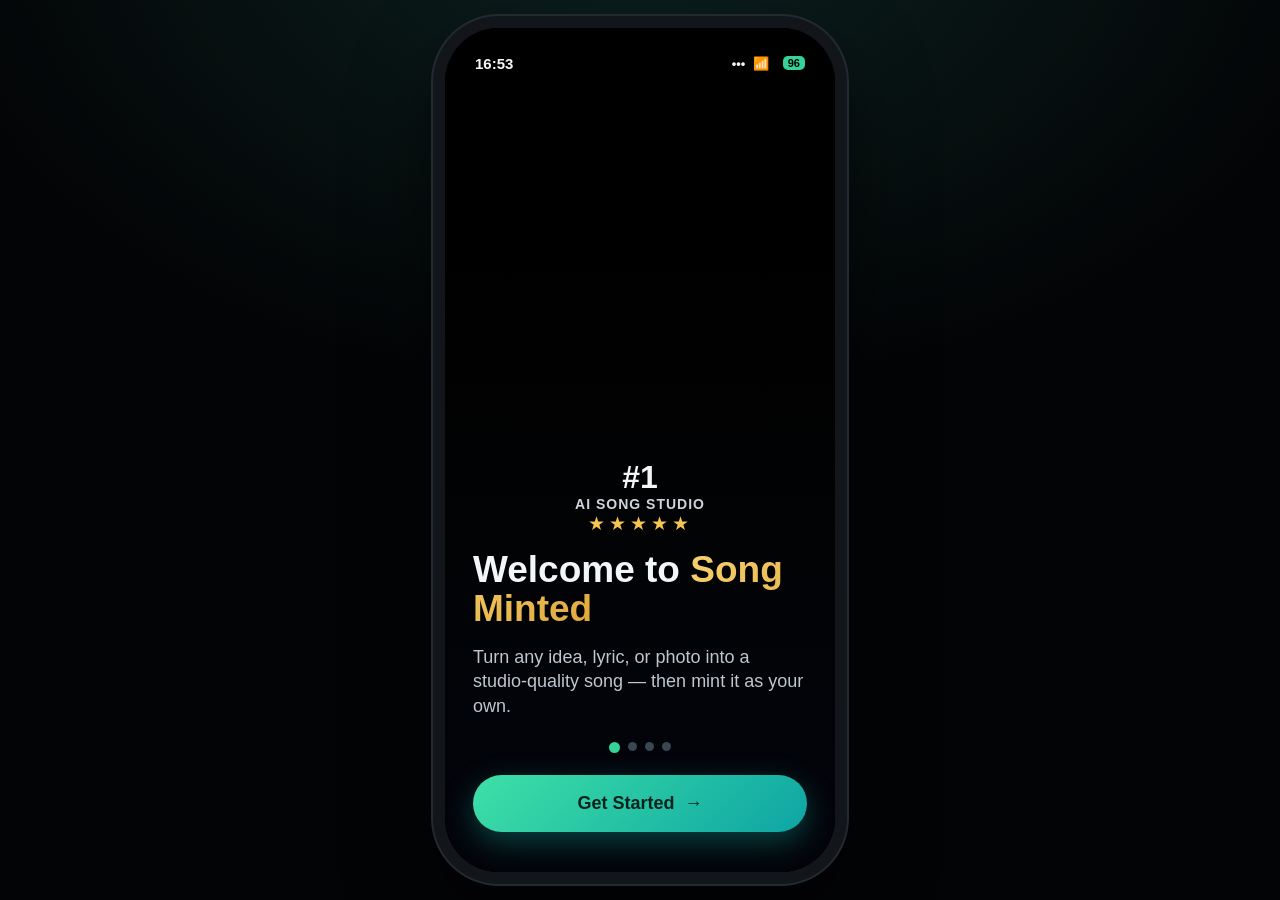
<file: SongMintedAI.html>
<!DOCTYPE html>
<html lang="en">
<head>
<meta charset="UTF-8">
<meta name="viewport" content="width=device-width, initial-scale=1.0, maximum-scale=1.0, user-scalable=no">
<title>Song Minted AI</title>
<style>
:root{
  --bg:#05070a;
  --panel:#0d1117;
  --panel2:#131a22;
  --panel3:#1a232e;
  --stroke:#212c38;
  --txt:#f2f6f8;
  --muted:#7d8c99;
  --muted2:#4c5966;
  --emerald:#34d399;
  --teal:#12b3a6;
  --gold:#f5c451;
  --gold2:#e0a83a;
  --rose:#ff6b8b;
  --grad:linear-gradient(135deg,#34d399,#0ea5a4);
  --grad-gold:linear-gradient(135deg,#f7d270,#e0a83a);
  --grad-btn:linear-gradient(135deg,#3ee0a6,#0ea5a4);
}
*{box-sizing:border-box;-webkit-tap-highlight-color:transparent;margin:0;padding:0}
html,body{height:100%}
body{
  font-family:-apple-system,BlinkMacSystemFont,"SF Pro Display","Segoe UI",Roboto,sans-serif;
  background:radial-gradient(1200px 800px at 50% -10%,#0c221f,#030406 60%);
  display:flex;align-items:center;justify-content:center;min-height:100vh;color:var(--txt);padding:24px;
}
.device{position:relative;width:390px;height:844px;border-radius:54px;background:#000;
  box-shadow:0 0 0 12px #12161a,0 0 0 14px #232a30,0 40px 90px rgba(0,0,0,.7);overflow:hidden}
.notch{position:absolute;top:10px;left:50%;transform:translateX(-50%);width:126px;height:32px;background:#000;border-radius:20px;z-index:50}
.statusbar{position:absolute;top:0;left:0;right:0;height:54px;z-index:40;display:flex;align-items:center;
  justify-content:space-between;padding:16px 30px 0;font-size:15px;font-weight:600;pointer-events:none}
.statusbar .r{display:flex;gap:7px;align-items:center;font-size:13px}
.screen{position:absolute;inset:0;background:var(--bg);overflow-y:auto;overflow-x:hidden;display:none;
  flex-direction:column;padding-top:54px;-webkit-overflow-scrolling:touch}
.screen.active{display:flex}
.screen::-webkit-scrollbar{width:0}
.pad{padding:0 20px}

/* top bar */
.appbar{display:flex;align-items:center;justify-content:space-between;padding:8px 20px 6px}
.logo{display:flex;align-items:center;gap:9px}
.gem{width:30px;height:30px;position:relative;display:flex;align-items:center;justify-content:center;
  background:var(--grad-gold);border-radius:9px;transform:rotate(45deg);box-shadow:0 4px 14px rgba(245,196,81,.4)}
.gem span{transform:rotate(-45deg);font-size:15px}
.logo .wm{font-weight:800;font-size:20px;letter-spacing:-.3px;line-height:1}
.logo .wm b{background:var(--grad);-webkit-background-clip:text;background-clip:text;color:transparent}
.logo .wm sup{font-size:9px;color:var(--gold);font-weight:800;margin-left:3px}
.logo .wm small{display:block;font-size:9px;color:var(--muted);letter-spacing:3px;font-weight:700;margin-top:2px}
.topgap{display:flex;gap:8px}
.pill{border:1px solid #2a3a34;border-radius:20px;padding:7px 12px;font-size:14px;font-weight:800;
  display:inline-flex;align-items:center;gap:6px;background:rgba(52,211,153,.08)}
.pill .coin{color:var(--gold)}
.pill.pro{background:var(--grad-gold);color:#241a05;border:none}

/* buttons */
.btn{border:none;border-radius:40px;padding:18px;font-size:18px;font-weight:800;color:#04231d;
  background:var(--grad-btn);width:100%;cursor:pointer;display:flex;align-items:center;justify-content:center;
  gap:10px;box-shadow:0 10px 30px rgba(18,179,166,.35)}
.btn:active{transform:scale(.98)}
.btn.gold{background:var(--grad-gold);color:#241a05;box-shadow:0 10px 30px rgba(224,168,58,.35)}
.btn.ghost{background:var(--panel3);color:#fff;box-shadow:none}
.chip{background:var(--panel2);border:1px solid var(--stroke);border-radius:20px;padding:10px 18px;
  font-size:15px;font-weight:600;color:#c3ccd4;cursor:pointer;white-space:nowrap}
.chip.active{background:var(--emerald);color:#04231d;border-color:transparent}

/* segmented */
.seg{display:flex;background:var(--panel);border:1px solid var(--stroke);border-radius:30px;padding:5px;margin:14px 0}
.seg button{flex:1;border:none;background:transparent;color:#c3ccd4;font-size:16px;font-weight:700;
  padding:13px;border-radius:24px;cursor:pointer;transition:.2s}
.seg button.on{background:var(--grad);color:#04231d}
.seg button.on-gold{background:var(--grad-gold);color:#241a05}

/* bottom nav */
.tabbar{position:absolute;bottom:0;left:0;right:0;height:88px;z-index:30;background:rgba(5,7,10,.9);
  backdrop-filter:blur(18px);border-top:1px solid #131a20;display:flex;justify-content:space-around;
  align-items:flex-start;padding-top:12px}
.tab{display:flex;flex-direction:column;align-items:center;gap:5px;font-size:11px;color:var(--muted2);cursor:pointer;flex:1}
.tab svg{width:25px;height:25px;stroke:var(--muted2);fill:none;stroke-width:1.8}
.tab.active{color:#fff}
.tab.active svg{stroke:var(--emerald)}
.hidefab{padding-bottom:100px}

/* cards / inputs */
.card{background:var(--panel);border:1px solid var(--stroke);border-radius:22px;padding:16px}
.inputbox{background:var(--panel);border:1px solid #1d4a44;border-radius:20px;padding:18px;min-height:150px;position:relative}
textarea,.inputbox input{width:100%;background:transparent;border:none;color:#fff;font-size:17px;line-height:1.5;
  resize:none;outline:none;font-family:inherit}
textarea{min-height:120px}
textarea::placeholder,input::placeholder{color:#5a6773}
.dice{position:absolute;right:14px;bottom:14px;width:52px;height:52px;border-radius:16px;background:var(--grad-gold);
  display:flex;align-items:center;justify-content:center;font-size:24px;cursor:pointer;border:none}

.advrow{display:flex;justify-content:space-between;align-items:center;margin:18px 2px 12px}
.advrow .lbl{color:var(--muted);font-weight:800;font-size:13px;letter-spacing:1px}
.toggle{width:52px;height:30px;border-radius:20px;background:#26313b;position:relative;cursor:pointer;transition:.2s}
.toggle .knob{position:absolute;top:3px;left:3px;width:24px;height:24px;border-radius:50%;background:#fff;transition:.2s}
.toggle.on{background:var(--emerald)}
.toggle.on .knob{left:25px}
.optgrid{display:flex;gap:12px}
.opt{flex:1;background:var(--panel);border:1px solid var(--stroke);border-radius:18px;padding:16px 6px 10px;
  text-align:center;cursor:pointer;transition:.15s}
.opt.set{border-color:var(--emerald);background:rgba(52,211,153,.1)}
.opt .ic{font-size:24px;margin-bottom:8px}
.opt .nm{font-size:12px;font-weight:800;color:var(--muted)}
.opt .val{font-size:11px;color:var(--emerald);font-weight:800;margin-top:2px;min-height:13px}

/* bottom sheet */
.sheet-wrap{position:absolute;inset:0;z-index:60;display:none}
.sheet-wrap.open{display:block}
.sheet-bg{position:absolute;inset:0;background:rgba(0,0,0,.6)}
.sheet{position:absolute;left:0;right:0;bottom:0;background:#0b1218;border-radius:28px 28px 0 0;padding:14px 20px 130px;
  max-height:82%;overflow-y:auto;transform:translateY(100%);transition:.3s cubic-bezier(.2,.8,.2,1)}
.sheet::-webkit-scrollbar{width:0}
.sheet-wrap.open .sheet{transform:translateY(0)}
.grab{width:44px;height:5px;border-radius:3px;background:#2c3a44;margin:2px auto 14px}
.sheet h3{text-align:center;font-size:22px;margin-bottom:20px}
.emojigrid{display:grid;grid-template-columns:repeat(3,1fr);gap:22px 10px}
.emojicell{text-align:center;cursor:pointer}
.emojicell .circ{width:88px;height:88px;border-radius:24px;background:#141c24;display:flex;align-items:center;
  justify-content:center;font-size:38px;margin:0 auto 8px;border:2px solid transparent;transition:.15s}
.emojicell.sel .circ{border-color:var(--emerald);background:rgba(52,211,153,.12)}
.emojicell .lab{font-size:14px;font-weight:700}
.searchbar{background:#141c24;border-radius:14px;padding:14px 16px;display:flex;gap:10px;align-items:center;
  color:var(--muted);font-size:16px;margin-bottom:20px}
.sheet-apply{position:absolute;left:20px;right:20px;bottom:24px}
.vgender{display:grid;grid-template-columns:repeat(3,1fr);gap:14px;margin-bottom:8px}
.vcell{text-align:center;cursor:pointer}
.vcell .circ{width:80px;height:80px;border-radius:50%;background:#141c24;display:flex;align-items:center;
  justify-content:center;font-size:34px;margin:0 auto 8px;position:relative;border:2px solid transparent}
.vcell.sel .circ{border-color:var(--emerald)}
.lock{position:absolute;right:-2px;bottom:-2px;width:26px;height:26px;border-radius:50%;background:#1a232e;
  display:flex;align-items:center;justify-content:center;font-size:12px}
.sect-lbl{font-size:19px;font-weight:800;margin:22px 0 14px}
.aivgrid{display:grid;grid-template-columns:repeat(3,1fr);gap:16px}
.aiv{text-align:center}
.aiv .av{width:92px;height:92px;border-radius:22px;margin:0 auto 6px;position:relative;background-size:cover;
  background-position:center;border:2px solid #232c36}
.aiv .star{position:absolute;top:-6px;right:4px;font-size:18px}
.aiv .nm{font-size:12px;font-weight:600;color:#c9d2d9}
.addvoice{width:72px;height:72px;border-radius:22px;background:var(--grad-gold);display:flex;align-items:center;
  justify-content:center;font-size:34px;color:#241a05;margin:0 auto 8px}

/* onboarding */
#onboard{padding-top:0;background:#000}
.ob-slide{position:absolute;inset:0;display:none;flex-direction:column;justify-content:flex-end}
.ob-slide.active{display:flex}
.ob-hero{position:absolute;inset:0;background-size:cover;background-position:center}
.ob-fade{position:absolute;inset:0;background:linear-gradient(180deg,rgba(3,4,6,.1) 25%,rgba(3,4,6,.6) 55%,#03040a 88%)}
.ob-inner{position:relative;padding:0 28px 40px;z-index:2}
.ob-badge{text-align:center;margin-bottom:16px}
.ob-badge .n{font-size:32px;font-weight:800}
.ob-badge .t{font-size:14px;font-weight:800;letter-spacing:1px;color:#cdd6dc}
.ob-badge .st{color:var(--gold);font-size:19px;letter-spacing:4px}
.ob-inner h1{font-size:37px;font-weight:800;line-height:1.05;margin-bottom:16px}
.ob-inner h1 em{font-style:normal;background:var(--grad-gold);-webkit-background-clip:text;background-clip:text;color:transparent}
.ob-inner p{color:#bcc7ce;font-size:18px;line-height:1.35;margin-bottom:24px}
.dots{display:flex;gap:8px;justify-content:center;margin-bottom:22px}
.dots i{width:9px;height:9px;border-radius:50%;background:#3a4650}
.dots i.on{background:var(--emerald);width:11px;height:11px}

/* paywall */
#paywall{background:#000;padding-top:0}
.pw-hero{height:42%;background-size:cover;background-position:center;position:relative}
.pw-hero .ov{position:absolute;inset:0;background:linear-gradient(180deg,rgba(3,4,10,.2),#03040a)}
.pw-x{position:absolute;top:60px;left:20px;width:34px;height:34px;border-radius:50%;background:rgba(0,0,0,.45);
  border:1px solid #3a4650;color:#fff;font-size:18px;display:flex;align-items:center;justify-content:center;z-index:5;cursor:pointer}
.pw-crown{position:absolute;top:calc(42% - 42px);left:50%;transform:translateX(-50%);z-index:4;text-align:center}
.pw-crown .gem{width:64px;height:64px;border-radius:20px;font-size:30px;margin:0 auto}
.pw-body{padding:36px 22px 0;text-align:center}
.pw-body h2{font-size:28px;font-weight:800;margin-bottom:8px}
.pw-body h2 em{font-style:normal;color:var(--gold)}
.pw-body .sub{color:var(--muted);font-size:16px;line-height:1.35;margin-bottom:18px}
.feats{text-align:left;max-width:260px;margin:0 auto 20px;display:flex;flex-direction:column;gap:12px}
.feats div{display:flex;gap:12px;align-items:center;font-size:16px;font-weight:600}
.feats .ck{color:var(--emerald);font-weight:900}
.plans{display:flex;gap:12px;margin-bottom:14px}
.plan{flex:1;border:1.5px solid var(--stroke);border-radius:18px;padding:18px 8px;position:relative;cursor:pointer}
.plan.sel{border-color:var(--emerald);background:rgba(52,211,153,.08)}
.plan .tag{position:absolute;top:-12px;left:50%;transform:translateX(-50%);font-size:11px;font-weight:800;
  padding:4px 10px;border-radius:12px;white-space:nowrap;color:#04231d}
.plan .tag.pop{background:var(--emerald)}
.plan .tag.off{background:var(--grad-gold);color:#241a05}
.plan .dur{font-size:19px;font-weight:800}
.plan .pr{font-size:18px;font-weight:800;margin-top:8px}
.plan .pr.mut{color:var(--muted)}
.plan .wk{background:var(--emerald);color:#04231d;border-radius:12px;padding:8px 4px;margin-top:10px;font-size:14px;font-weight:800}
.plan .wk small{display:block;font-size:11px;font-weight:600}
.plan .once{font-size:12px;color:var(--muted)}
.pw-note{color:#c3ccd4;font-size:13px;margin:4px 0 14px}
.pw-links{display:flex;justify-content:space-between;font-size:13px;color:#c3ccd4;font-weight:600;padding:14px 6px 0}

/* generating */
#gen{background:radial-gradient(700px 500px at 50% 32%,#0d322c,#04060a);align-items:center;justify-content:center;text-align:center}
.mint-coin{width:130px;height:130px;border-radius:50%;background:var(--grad-gold);display:flex;align-items:center;
  justify-content:center;font-size:52px;margin:0 auto 30px;position:relative;animation:flip 1.6s ease-in-out infinite;
  box-shadow:0 0 60px rgba(245,196,81,.45)}
@keyframes flip{0%,100%{transform:rotateY(0)}50%{transform:rotateY(180deg)}}
.eq{display:flex;gap:6px;height:56px;align-items:flex-end;justify-content:center;margin-bottom:26px}
.eq i{width:8px;background:var(--grad);border-radius:4px;animation:bounce 1s ease-in-out infinite}
@keyframes bounce{0%,100%{height:14px}50%{height:54px}}
.genpct{font-size:50px;font-weight:800}
.genlbl{color:#bcc7ce;font-size:18px;margin-top:6px}

/* player */
#player{background:#000;align-items:center;padding-top:54px}
.pl-top{display:flex;justify-content:space-between;width:100%;padding:8px 20px 0;font-size:22px}
.pl-art{width:300px;height:300px;border-radius:26px;margin:24px 0 22px;background-size:cover;background-position:center;
  box-shadow:0 20px 60px rgba(18,179,166,.35);position:relative;overflow:hidden}
.pl-art .badge{position:absolute;top:12px;right:12px;background:var(--grad-gold);color:#241a05;border-radius:14px;padding:6px 12px;font-size:13px;font-weight:800}
.pl-title{font-size:26px;font-weight:800}
.pl-meta{color:var(--muted);font-size:15px;margin:6px 0 22px}
.pl-bar{width:280px;height:6px;background:#20303a;border-radius:3px;position:relative;margin-bottom:8px}
.pl-bar .fill{position:absolute;left:0;top:0;bottom:0;width:0;background:var(--emerald);border-radius:3px}
.pl-bar .head{position:absolute;top:-4px;width:14px;height:14px;border-radius:50%;background:#fff;left:0;transform:translateX(-7px)}
.pl-times{display:flex;justify-content:space-between;width:280px;color:var(--muted);font-size:13px;margin-bottom:20px}
.pl-ctrls{display:flex;align-items:center;gap:34px;margin-bottom:26px}
.pl-ctrls .pp{width:78px;height:78px;border-radius:50%;background:var(--grad-btn);color:#04231d;display:flex;
  align-items:center;justify-content:center;font-size:30px;cursor:pointer;box-shadow:0 10px 30px rgba(18,179,166,.4)}
.pl-ctrls .sk{font-size:26px;color:#c3ccd4;cursor:pointer}
.pl-actions{display:flex;gap:14px}
.pl-actions .a{background:var(--panel2);border:1px solid var(--stroke);border-radius:30px;padding:14px 24px;
  font-size:16px;font-weight:700;display:flex;gap:8px;align-items:center;cursor:pointer}

/* vault / library */
.songrow{display:flex;gap:14px;align-items:center;padding:12px 0}
.songrow .th{width:74px;height:74px;border-radius:16px;background-size:cover;background-position:center;flex-shrink:0;
  display:flex;align-items:center;justify-content:center;font-weight:800;font-size:11px}
.songrow .info{flex:1;min-width:0}
.songrow .info .t{font-size:18px;font-weight:700;white-space:nowrap;overflow:hidden;text-overflow:ellipsis}
.songrow .info .m{color:var(--muted);font-size:14px;margin:3px 0 6px}
.songrow .info .badge{display:inline-block;background:var(--panel3);border-radius:12px;padding:4px 10px;font-size:12px;color:#aeb8c0}
.songrow .dots{font-size:22px;color:var(--muted)}
.create-row{display:flex;gap:14px;align-items:center;padding:14px 0}
.create-row .sq{width:80px;height:80px;border-radius:18px;background:var(--grad);display:flex;align-items:center;
  justify-content:center;font-size:34px;color:#04231d}
.profcard{background:linear-gradient(120deg,#123a34,#0d2e3a);border-radius:20px;padding:18px 20px;display:flex;
  justify-content:space-between;align-items:center;margin:14px 0}
.profcard .arrow{width:36px;height:36px;border-radius:50%;border:1.5px solid #fff8;display:flex;align-items:center;justify-content:center}

/* generic sections */
.h-title{font-size:26px;font-weight:800;display:flex;align-items:center;gap:10px;margin:16px 0 14px}
.tpl-grid{display:grid;grid-template-columns:1fr 1fr;gap:14px}
.tpl{height:160px;border-radius:20px;padding:20px;display:flex;flex-direction:column;justify-content:center;
  align-items:center;gap:12px;font-size:18px;font-weight:800;text-align:center;cursor:pointer;background-size:cover;
  background-position:center;position:relative;overflow:hidden}
.tpl .ic{font-size:28px}
.tabscroll{display:flex;gap:10px;overflow-x:auto;padding:4px 0 6px}
.tabscroll::-webkit-scrollbar{height:0}
.voicecard{background:linear-gradient(110deg,#0d2e3a,#0a1e28);border-radius:16px;padding:20px;display:flex;
  justify-content:space-between;align-items:center;font-size:19px;font-weight:800;margin-bottom:14px}
.voicerow{display:flex;align-items:center;gap:16px;background:var(--panel);border:1px solid var(--stroke);
  border-radius:16px;padding:12px;margin-bottom:12px}
.voicerow .ph{width:70px;height:70px;border-radius:12px;background-size:cover;background-position:center}
.upload-box{border:1.5px dashed #2c3a44;border-radius:20px;height:160px;display:flex;flex-direction:column;
  align-items:center;justify-content:center;gap:12px;color:#c3ccd4;font-size:18px;font-weight:700;cursor:pointer;margin:10px 0}
.upload-box .ic{width:52px;height:52px;border:2px solid #c3ccd4;border-radius:12px;display:flex;align-items:center;justify-content:center;font-size:26px}

/* explore feed */
.feedcard{border-radius:22px;overflow:hidden;position:relative;height:210px;margin-bottom:16px;background-size:cover;
  background-position:center;cursor:pointer;display:flex;flex-direction:column;justify-content:flex-end}
.feedcard .fov{position:absolute;inset:0;background:linear-gradient(180deg,rgba(0,0,0,.05) 40%,rgba(0,0,0,.82))}
.feedcard .fbody{position:relative;padding:16px 18px;display:flex;justify-content:space-between;align-items:flex-end}
.feedcard .ft{font-size:19px;font-weight:800}
.feedcard .fm{font-size:13px;color:#c3ccd4;margin-top:4px;display:flex;gap:12px}
.feedcard .fplay{width:52px;height:52px;border-radius:50%;background:rgba(255,255,255,.16);backdrop-filter:blur(6px);
  display:flex;align-items:center;justify-content:center;font-size:20px;border:1px solid #ffffff40}
.feedcard .genretag{position:absolute;top:14px;left:14px;background:rgba(0,0,0,.45);border:1px solid #ffffff30;
  border-radius:12px;padding:5px 12px;font-size:12px;font-weight:700}

.toast{position:absolute;bottom:110px;left:50%;transform:translateX(-50%) translateY(20px);background:#141c24;
  border:1px solid #26313b;color:#fff;padding:12px 20px;border-radius:30px;font-size:14px;font-weight:600;opacity:0;
  transition:.3s;z-index:70;white-space:nowrap;pointer-events:none}
.toast.show{opacity:1;transform:translateX(-50%) translateY(0)}
.fab{position:absolute;right:18px;bottom:104px;background:var(--grad-btn);color:#04231d;border-radius:30px;
  padding:14px 22px;font-size:17px;font-weight:800;display:flex;gap:8px;align-items:center;z-index:25;cursor:pointer;
  box-shadow:0 10px 30px rgba(18,179,166,.4)}
</style>
</head>
<body>
<div class="device">
  <div class="notch"></div>
  <div class="statusbar"><span>16:53</span>
    <span class="r">••• &nbsp;📶 &nbsp;<span style="background:#34d399;color:#000;border-radius:5px;padding:1px 5px;font-size:11px">96</span></span></div>

  <!-- ONBOARDING -->
  <div class="screen active" id="onboard">
    <div class="ob-slide active" data-ob="0">
      <div class="ob-hero" style="background-image:url('https://images.unsplash.com/photo-1470225620780-dba8ba36b745?w=800&q=80')"></div>
      <div class="ob-fade"></div>
      <div class="ob-inner">
        <div class="ob-badge"><div class="n">#1</div><div class="t">AI SONG STUDIO</div><div class="st">★★★★★</div></div>
        <h1>Welcome to <em>Song Minted</em></h1>
        <p>Turn any idea, lyric, or photo into a studio-quality song — then mint it as your own.</p>
        <div class="dots"><i class="on"></i><i></i><i></i><i></i></div>
        <button class="btn" onclick="obNext()">Get Started &nbsp;→</button>
      </div>
    </div>
    <div class="ob-slide" data-ob="1">
      <div class="ob-hero" style="background-image:url('https://images.unsplash.com/photo-1493225457124-a3eb161ffa5f?w=800&q=80')"></div>
      <div class="ob-fade"></div>
      <div class="ob-inner">
        <h1>Mint Your <em>Sound</em></h1>
        <p>Describe a vibe or paste your lyrics, pick a style, and hear it come alive in seconds.</p>
        <div class="dots"><i></i><i class="on"></i><i></i><i></i></div>
        <button class="btn" onclick="obNext()">Continue &nbsp;→</button>
      </div>
    </div>
    <div class="ob-slide" data-ob="2">
      <div class="ob-hero" style="background-image:url('https://images.unsplash.com/photo-1478737270239-2f02b77fc618?w=800&q=80')"></div>
      <div class="ob-fade"></div>
      <div class="ob-inner">
        <h1>Sing in <em>Any Voice</em></h1>
        <p>Record your voice once, then covers of any track — unlimited, whenever you want.</p>
        <div class="dots"><i></i><i></i><i class="on"></i><i></i></div>
        <button class="btn" onclick="obNext()">Continue &nbsp;→</button>
      </div>
    </div>
    <div class="ob-slide" data-ob="3">
      <div class="ob-hero" style="background-image:url('https://images.unsplash.com/photo-1459749411175-04bf5292ceea?w=800&q=80')"></div>
      <div class="ob-fade"></div>
      <div class="ob-inner">
        <h1>Share to the <em>Charts</em></h1>
        <p>Publish to Explore, gather plays and likes, and climb the community leaderboard.</p>
        <div class="dots"><i></i><i></i><i></i><i class="on"></i></div>
        <button class="btn" onclick="go('paywall')">Continue &nbsp;→</button>
      </div>
    </div>
  </div>

  <!-- PAYWALL -->
  <div class="screen" id="paywall">
    <div class="pw-hero" style="background-image:url('https://images.unsplash.com/photo-1511671782779-c97d3d27a1d4?w=800&q=80')">
      <div class="ov"></div>
      <div class="pw-x" onclick="go('app');setTab('studio')">✕</div>
    </div>
    <div class="pw-crown"><div class="gem"><span>💎</span></div></div>
    <div class="pw-body">
      <h2>Go <em>Minted Pro</em></h2>
      <div class="sub">Unlimited songs, premium voices, and commercial rights.</div>
      <div class="feats">
        <div><span class="ck">✓</span> Unlimited song minting</div>
        <div><span class="ck">✓</span> 30+ premium AI voices</div>
        <div><span class="ck">✓</span> HD downloads & commercial license</div>
      </div>
      <div class="plans">
        <div class="plan" onclick="selPlan(this)"><div class="tag pop">Popular</div><div class="dur">Weekly</div><div class="pr">€5.99</div></div>
        <div class="plan sel" onclick="selPlan(this)"><div class="tag off">84% OFF</div><div class="dur">Yearly</div><div class="pr mut">€49.99</div><div class="wk">€0.96<small>per week</small></div></div>
        <div class="plan" onclick="selPlan(this)"><div class="dur">Lifetime</div><div class="pr">€79.99</div><div class="once">billed once</div></div>
      </div>
      <div class="pw-note">Auto-renewable · Cancel anytime ✓</div>
      <button class="btn gold" onclick="go('app');setTab('studio');toast('Welcome to Minted Pro 💎')">Continue &nbsp;→</button>
      <div class="pw-links"><span>Terms</span><span>Restore</span><span>Privacy</span></div>
    </div>
  </div>

  <!-- MAIN APP -->
  <div class="screen" id="app">
    <div class="appbar">
      <div class="logo"><div class="gem"><span>◆</span></div>
        <div class="wm">Song<b>Minted</b><sup>AI</sup><small>MINT YOUR SOUND</small></div></div>
      <div class="topgap">
        <span class="pill"><span class="coin">◉</span> <span id="coinCount">3</span></span>
        <span class="pill pro" onclick="go('paywall')">PRO</span>
      </div>
    </div>

    <!-- STUDIO TAB -->
    <div class="tabpage pad hidefab" id="page-studio">
      <div class="seg" id="modeSeg">
        <button class="on" data-mode="Simple" onclick="setMode(this)">Simple</button>
        <button data-mode="Custom" onclick="setMode(this)">Custom</button>
        <button data-mode="Photo" onclick="setMode(this)">Photo</button>
      </div>
      <div id="textMode">
        <div class="inputbox">
          <textarea id="songPrompt" placeholder="Describe your song&#10;A dreamy synth-pop track about a summer that never ends…"></textarea>
          <button class="dice" onclick="randomIdea()">🎲</button>
        </div>
        <input id="titleInput" placeholder="Song title (optional)" style="background:var(--panel);border:1px solid var(--stroke);border-radius:16px;padding:16px;margin-top:12px;color:#fff;font-size:16px;width:100%;outline:none">
      </div>
      <div id="photoMode" style="display:none">
        <div class="upload-box" onclick="toast('Photo picker (demo)')"><div class="ic">＋</div>Upload a photo to score</div>
      </div>

      <div class="advrow"><span class="lbl">ADVANCED</span>
        <div style="display:flex;align-items:center;gap:10px"><span style="font-size:15px;color:#c3ccd4;font-weight:600">Instrumental</span>
        <div class="toggle" id="instToggle" onclick="this.classList.toggle('on')"><div class="knob"></div></div></div>
      </div>
      <div class="optgrid">
        <div class="opt" id="opt-voice" onclick="openSheet('voiceSheet')"><div class="ic">🎤</div><div class="nm">VOICE</div><div class="val" id="val-voice"></div></div>
        <div class="opt" id="opt-genre" onclick="openSheet('genreSheet')"><div class="ic">🎵</div><div class="nm">GENRE</div><div class="val" id="val-genre"></div></div>
        <div class="opt" id="opt-mood" onclick="openSheet('moodSheet')"><div class="ic">🎭</div><div class="nm">MOOD</div><div class="val" id="val-mood"></div></div>
        <div class="opt" id="opt-bpm" onclick="cycleBpm()"><div class="ic">⏱️</div><div class="nm">TEMPO</div><div class="val" id="val-bpm"></div></div>
      </div>
      <div style="height:22px"></div>
      <button class="btn" onclick="createMusic()">◆ &nbsp;MINT SONG &nbsp;<span style="opacity:.7;font-size:14px">(1 ◉)</span></button>
    </div>

    <!-- COVER TAB -->
    <div class="tabpage pad hidefab" id="page-cover" style="display:none">
      <div style="display:flex;justify-content:space-between;align-items:center;margin:6px 0 10px">
        <h2 style="font-size:24px;font-weight:800">Cover Studio</h2>
        <span style="width:34px;height:34px;border:1px solid #2a3a34;border-radius:50%;display:flex;align-items:center;justify-content:center">?</span>
      </div>
      <div class="inputbox" style="min-height:auto;display:flex;gap:10px;align-items:center;border-color:#3a2f1d">
        <input id="ytLink" placeholder="Search or paste a song link…" style="flex:1">
        <span class="chip" onclick="toast('Finding matches… 🎶')">Inspire 🎶</span>
      </div>
      <div class="seg"><button class="on">My Voices</button><button>AI Voices</button></div>
      <div class="voicecard" onclick="toast('Record your voice (demo)')"><span>Add My Voice</span><span style="font-size:26px">⊕</span></div>
      <div class="voicerow"><div class="ph" style="background-image:url('https://images.unsplash.com/photo-1507003211169-0a1dd7228f2d?w=200&q=80')"></div><b style="font-size:20px">Jack</b></div>
      <div class="voicerow"><div class="ph" style="background-image:url('https://images.unsplash.com/photo-1544005313-94ddf0286df2?w=200&q=80')"></div><b style="font-size:20px">Jane</b></div>
      <div style="height:16px"></div>
      <button class="btn gold" onclick="createMusic()">◆ &nbsp;MINT COVER</button>
    </div>

    <!-- TOOLS TAB -->
    <div class="tabpage pad hidefab" id="page-tools" style="display:none">
      <div class="h-title">🎛️ Templates</div>
      <div class="tpl-grid">
        <div class="tpl" style="background:radial-gradient(circle at 30% 30%,#1d4a44,#08201c)" onclick="quickTpl('Instrumental')"><div class="ic">🎹</div>Instrumental</div>
        <div class="tpl" style="background:radial-gradient(circle at 60% 40%,#3a3116,#1c1608)" onclick="quickTpl('Duet')"><div class="ic">👥</div>Duet Styles</div>
      </div>
      <div class="h-title">🏛️ Studio Packs</div>
      <div class="tpl-grid">
        <div class="tpl" style="background-image:url('https://images.unsplash.com/photo-1514525253161-7a46d19cd819?w=500&q=80')" onclick="quickTpl('Birthday Anthem')"><div style="position:absolute;inset:0;background:rgba(0,0,0,.4)"></div><span style="position:relative">🎉<br>Birthday Anthem</span></div>
        <div class="tpl" style="background-image:url('https://images.unsplash.com/photo-1543589077-47d81606c1bf?w=500&q=80')" onclick="quickTpl('Wedding Ballad')"><div style="position:absolute;inset:0;background:rgba(0,0,0,.4)"></div><span style="position:relative">💍<br>Wedding Ballad</span></div>
      </div>
      <div class="h-title">✦ AI Remix</div>
      <div class="tpl-grid">
        <div class="tpl" style="height:120px;background:radial-gradient(circle at 30% 40%,#3a2436,#1a1018)" onclick="toast('Genre Swap (demo)')"><div class="ic">🔄</div>Genre Swap</div>
        <div class="tpl" style="height:120px;background:radial-gradient(circle at 60% 40%,#124238,#08201c)" onclick="toast('Tempo Shift (demo)')"><div class="ic">⏲️</div>Tempo Shift</div>
      </div>
    </div>

    <!-- EXPLORE TAB -->
    <div class="tabpage pad hidefab" id="page-explore" style="display:none">
      <div style="display:flex;justify-content:space-between;align-items:center;margin:6px 0 10px">
        <h2 style="font-size:26px;font-weight:800">Explore</h2>
        <span class="pill" style="background:var(--panel2)">🔥 Trending</span>
      </div>
      <div class="tabscroll">
        <span class="chip active">For You</span><span class="chip">Top Charts</span><span class="chip">Pop</span><span class="chip">Hip-Hop</span><span class="chip">Lo-Fi</span>
      </div>
      <div id="feedList" style="margin-top:10px"></div>
    </div>

    <!-- VAULT TAB -->
    <div class="tabpage pad hidefab" id="page-vault" style="display:none">
      <div class="seg"><button class="on">My Songs</button><button>My Videos</button></div>
      <div class="tabscroll">
        <span class="chip active">All</span><span class="chip">Liked</span><span class="chip">Minted</span><span class="chip">Covers</span><span class="chip">Playlists</span>
      </div>
      <div class="profcard"><b style="font-size:19px">Complete your creator profile</b><div class="arrow">→</div></div>
      <div class="create-row" onclick="setTab('studio')"><div class="sq">＋</div><b style="font-size:22px">Mint a Song ◆</b></div>
      <div id="songList"></div>
    </div>

    <!-- bottom nav -->
    <div class="tabbar">
      <div class="tab active" data-tab="studio" onclick="setTab('studio')">
        <svg viewBox="0 0 24 24"><circle cx="12" cy="12" r="9"/><path d="M12 8v8M8 12h8"/></svg>Studio</div>
      <div class="tab" data-tab="cover" onclick="setTab('cover')">
        <svg viewBox="0 0 24 24"><rect x="9" y="3" width="6" height="12" rx="3"/><path d="M6 11a6 6 0 0 0 12 0M12 17v4"/></svg>Cover</div>
      <div class="tab" data-tab="tools" onclick="setTab('tools')">
        <svg viewBox="0 0 24 24"><path d="M14 6a3.5 3.5 0 0 1 4 4l-8 8-4 1 1-4z"/></svg>Tools</div>
      <div class="tab" data-tab="explore" onclick="setTab('explore')">
        <svg viewBox="0 0 24 24"><circle cx="12" cy="12" r="9"/><path d="M15 9l-2 6-4 0 2-6z" fill="none"/><path d="M15 9l-1.5 4.5L9 15l1.5-4.5z"/></svg>Explore</div>
      <div class="tab" data-tab="vault" onclick="setTab('vault')">
        <svg viewBox="0 0 24 24"><rect x="4" y="4" width="16" height="16" rx="3"/><circle cx="12" cy="12" r="3.2"/><path d="M12 8.8v-1M12 16.2v-1"/></svg>Vault</div>
    </div>
    <div class="fab" id="vaultFab" style="display:none" onclick="setTab('studio')">◆ Mint</div>
  </div>

  <!-- GENERATING -->
  <div class="screen" id="gen">
    <div class="mint-coin">◆</div>
    <div class="eq" id="eqbars"></div>
    <div class="genpct" id="genPct">0%</div>
    <div class="genlbl" id="genLbl">Minting your track…</div>
  </div>

  <!-- PLAYER -->
  <div class="screen" id="player">
    <div class="pl-top"><span onclick="go('app');setTab('vault')" style="cursor:pointer">‹</span><span>⋯</span></div>
    <div class="pl-art" id="plArt"><div class="badge">◆ Minted</div></div>
    <div class="pl-title" id="plTitle">Your Song</div>
    <div class="pl-meta" id="plMeta">Pop 🎵 · Happy 😊</div>
    <div class="pl-bar" id="plBar" onclick="seek(event)"><div class="fill" id="plFill"></div><div class="head" id="plHead"></div></div>
    <div class="pl-times"><span id="plCur">0:00</span><span id="plDur">0:20</span></div>
    <div class="pl-ctrls"><span class="sk">⏮</span><div class="pp" id="ppBtn" onclick="togglePlay()">▶</div><span class="sk">⏭</span></div>
    <div class="pl-actions">
      <div class="a" onclick="toast('Downloaded ⬇')">⬇ Download</div>
      <div class="a" onclick="toast('Published to Explore 🚀')">🚀 Publish</div>
    </div>
  </div>

  <!-- SHEETS -->
  <div class="sheet-wrap" id="moodSheet">
    <div class="sheet-bg" onclick="closeSheet('moodSheet')"></div>
    <div class="sheet"><div class="grab"></div><h3>Pick Your Mood</h3>
      <div class="emojigrid" id="moodGrid"></div><div style="height:70px"></div>
      <div class="sheet-apply"><button class="btn" onclick="applyPick('mood')">Apply &nbsp;→</button></div></div>
  </div>
  <div class="sheet-wrap" id="genreSheet">
    <div class="sheet-bg" onclick="closeSheet('genreSheet')"></div>
    <div class="sheet"><div class="grab"></div><h3>Pick Your Genre</h3>
      <div class="searchbar">🔍 Search</div>
      <div class="emojigrid" id="genreGrid"></div><div style="height:70px"></div>
      <div class="sheet-apply"><button class="btn" onclick="applyPick('genre')">Apply &nbsp;→</button></div></div>
  </div>
  <div class="sheet-wrap" id="voiceSheet">
    <div class="sheet-bg" onclick="closeSheet('voiceSheet')"></div>
    <div class="sheet"><div class="grab"></div><h3>Vocal Options</h3>
      <div class="sect-lbl" style="margin-top:0">Vocal Gender</div>
      <div class="vgender" id="genderGrid"></div>
      <div class="sect-lbl">My Voices 🎙️</div>
      <div style="text-align:center"><div class="addvoice">＋</div><div style="font-size:14px;font-weight:700">Add Your Voice</div></div>
      <div class="sect-lbl">Premium Voices 💎</div>
      <div class="aivgrid" id="aivGrid"></div><div style="height:70px"></div>
      <div class="sheet-apply"><button class="btn" onclick="applyPick('voice')">Apply &nbsp;→</button></div></div>
  </div>

  <div class="toast" id="toast"></div>
</div>

<script>
function go(id){document.querySelectorAll('.screen').forEach(s=>s.classList.remove('active'));
  const el=document.getElementById(id);el.classList.add('active');el.scrollTop=0;}
let ob=0;
function obNext(){document.querySelector('.ob-slide.active').classList.remove('active');
  ob++;document.querySelector('[data-ob="'+ob+'"]').classList.add('active');}

function setTab(t){
  document.querySelectorAll('.tabpage').forEach(p=>p.style.display='none');
  document.getElementById('page-'+t).style.display='block';
  document.querySelectorAll('.tab').forEach(x=>x.classList.toggle('active',x.dataset.tab===t));
  document.getElementById('vaultFab').style.display=t==='vault'?'flex':'none';
  document.getElementById('app').scrollTop=0;
  if(t==='vault')renderLib();if(t==='explore')renderFeed();
}

function setMode(el){
  document.querySelectorAll('#modeSeg button').forEach(b=>b.className='');
  el.className='on';
  const mode=el.dataset.mode, photo=mode==='Photo';
  document.getElementById('photoMode').style.display=photo?'block':'none';
  document.getElementById('textMode').style.display=photo?'none':'block';
  const ta=document.getElementById('songPrompt');
  if(mode==='Custom')ta.placeholder="Write your own lyrics here…\nWe'll compose the music around your words.";
  else ta.placeholder="Describe your song\nA dreamy synth-pop track about a summer that never ends…";
}

const sel={mood:null,genre:null,voice:null,bpm:null};
const moods=[['⚡','Energetic'],['😊','Happy'],['💖','Romantic'],['🔥','Aggressive'],['😢','Sad'],['🌟','Uplifting'],['❄️','Chill'],['🧘','Relaxing'],['😔','Melancholic'],['😂','Fun'],['🛸','Futuristic'],['🌙','Dreamy']];
const genres=[['🎵','Pop'],['🎧','Hip-Hop'],['🎸','Rock'],['🎹','Lo-Fi'],['🎛️','EDM'],['🎤','R&B'],['🤠','Country'],['🦋','Indie'],['🎺','Jazz'],['🥁','Afrobeat'],['🎻','Folk'],['⛪','Gospel']];
const genders=[['🎲','Random'],['👱‍♂️','Male'],['👩‍🦰','Female']];
const aiVoices=[
  ['Nova','https://images.unsplash.com/photo-1508341591423-4347099e1f19?w=200&q=80'],
  ['Blaze','https://images.unsplash.com/photo-1522075469751-3a6694fb2f61?w=200&q=80'],
  ['Echo','https://images.unsplash.com/photo-1524504388940-b1c1722653e1?w=200&q=80'],
  ['Ryder','https://images.unsplash.com/photo-1560250097-0b93528c311a?w=200&q=80'],
  ['Luna','https://images.unsplash.com/photo-1531123897727-8f129e1688ce?w=200&q=80'],
  ['Onyx','https://images.unsplash.com/photo-1633332755192-727a05c4013d?w=200&q=80']];
let tmpPick={mood:null,genre:null,voice:null},tmpGender=null;

function buildSheets(){
  document.getElementById('moodGrid').innerHTML=moods.map((s,i)=>
    `<div class="emojicell" onclick="pickCell('mood',${i},this)"><div class="circ">${s[0]}</div><div class="lab">${s[1]}</div></div>`).join('');
  document.getElementById('genreGrid').innerHTML=genres.map((s,i)=>
    `<div class="emojicell" onclick="pickCell('genre',${i},this)"><div class="circ">${s[0]}</div><div class="lab">${s[1]}</div></div>`).join('');
  document.getElementById('genderGrid').innerHTML=genders.map((g,i)=>
    `<div class="vcell" onclick="pickGender(${i},this)"><div class="circ">${g[0]}${i>0?'<span class=lock>🔒</span>':''}</div><div class="lab" style="font-size:14px;font-weight:700">${g[1]}</div></div>`).join('');
  document.getElementById('aivGrid').innerHTML=aiVoices.map((v,i)=>
    `<div class="aiv" onclick="pickAiv(${i},this)"><div class="av" style="background-image:url('${v[1]}')"><span class="star">💎</span></div><div class="nm">${v[0]}</div></div>`).join('');
}
function pickCell(type,i,el){el.parentElement.querySelectorAll('.emojicell').forEach(c=>c.classList.remove('sel'));
  el.classList.add('sel');tmpPick[type]=(type==='mood'?moods:genres)[i];}
function pickGender(i,el){document.querySelectorAll('#genderGrid .vcell').forEach(c=>c.classList.remove('sel'));
  el.classList.add('sel');tmpGender=genders[i];}
function pickAiv(i,el){document.querySelectorAll('#aivGrid .aiv').forEach(c=>c.style.opacity=.4);
  el.style.opacity=1;tmpPick.voice=[aiVoices[i][0]];}
function openSheet(id){document.getElementById(id).classList.add('open');}
function closeSheet(id){document.getElementById(id).classList.remove('open');}
function applyPick(type){
  if(type==='voice'){const v=tmpPick.voice?tmpPick.voice[0]:(tmpGender?tmpGender[1]:null);
    if(v){sel.voice=v;setOpt('voice',v);}closeSheet('voiceSheet');return;}
  if(tmpPick[type]){sel[type]=tmpPick[type][1];setOpt(type,tmpPick[type][1]);}
  closeSheet(type+'Sheet');
}
function setOpt(k,v){document.getElementById('val-'+k).textContent=v;document.getElementById('opt-'+k).classList.add('set');}
function cycleBpm(){const opts=['Slow','Medium','Fast','Very Fast'];let i=opts.indexOf(sel.bpm);
  sel.bpm=opts[(i+1)%opts.length];setOpt('bpm',sel.bpm);}

const ideas=["A summer road-trip anthem with friends","Late-night city lights and neon dreams",
  "A heartfelt song for mom's birthday","Chasing sunsets on a golden beach",
  "A breakup ballad about coming back stronger","An epic gym motivation track"];
function randomIdea(){document.getElementById('songPrompt').value=ideas[Math.floor(Math.random()*ideas.length)];toast('🎲 Idea minted');}

const songImgs=['https://images.unsplash.com/photo-1470225620780-dba8ba36b745?w=500&q=80',
  'https://images.unsplash.com/photo-1459749411175-04bf5292ceea?w=500&q=80',
  'https://images.unsplash.com/photo-1511671782779-c97d3d27a1d4?w=500&q=80',
  'https://images.unsplash.com/photo-1493225457124-a3eb161ffa5f?w=500&q=80'];
const titleWords=[['Golden','Midnight','Neon','Velvet','Electric','Minted'],['Hour','Dreams','Heartbeat','Horizon','Echoes','Sunrise']];
let library=[
  {title:'You Smiled First',meta:'Pop 🎵 · Happy 😊',badge:'Sample Song',img:'grad'},
  {title:'Chloe in the Morning Light',meta:'Indie 🦋 · Romantic 💖',badge:'Sample Song',img:'https://images.unsplash.com/photo-1522075469751-3a6694fb2f61?w=200&q=80'},
  {title:"Little Leo's Laughter",meta:'Folk 🎻 · Uplifting 🌟',badge:'Sample Cover',img:'https://images.unsplash.com/photo-1490725263030-1f0521cec8ee?w=200&q=80'}
];
let feed=[
  {title:'Neon Overdrive',genre:'EDM',author:'@synthlord',plays:'128K',likes:'9.2K',img:'https://images.unsplash.com/photo-1516280440614-37939bbacd81?w=600&q=80'},
  {title:'Sunday in Lisbon',genre:'Lo-Fi',author:'@mellowbeats',plays:'87K',likes:'6.4K',img:'https://images.unsplash.com/photo-1501281668745-f7f57925c3b4?w=600&q=80'},
  {title:'Concrete Kings',genre:'Hip-Hop',author:'@b4rs',plays:'204K',likes:'15K',img:'https://images.unsplash.com/photo-1493225457124-a3eb161ffa5f?w=600&q=80'},
  {title:'Paper Hearts',genre:'Pop',author:'@ava.m',plays:'62K',likes:'4.1K',img:'https://images.unsplash.com/photo-1470229722913-7c0e2dbbafd3?w=600&q=80'}
];
let curSong=null,coins=3;
function createMusic(){
  const genre=sel.genre||'Pop', mood=sel.mood||'Happy';
  const moodE=(moods.find(s=>s[1]===mood)||['😊'])[0], genreE=(genres.find(g=>g[1]===genre)||['🎵'])[0];
  const typed=document.getElementById('titleInput')?document.getElementById('titleInput').value.trim():'';
  const title=typed||(titleWords[0][Math.floor(Math.random()*6)]+' '+titleWords[1][Math.floor(Math.random()*6)]);
  curSong={title,meta:`${genre} ${genreE} · ${mood} ${moodE}`,img:songImgs[Math.floor(Math.random()*4)],badge:'◆ Minted'};
  go('gen');runGen();
}
function runGen(){
  document.getElementById('eqbars').innerHTML=Array.from({length:11}).map((_,i)=>`<i style="animation-delay:${i*0.09}s"></i>`).join('');
  const lbls=['Writing lyrics…','Composing melody…','Adding vocals…','Minting master…'];
  let p=0;const pctEl=document.getElementById('genPct'),lblEl=document.getElementById('genLbl');
  const t=setInterval(()=>{
    p+=Math.random()*7+2;
    if(p>=100){p=100;clearInterval(t);library.unshift(curSong);
      if(coins>0){coins--;document.getElementById('coinCount').textContent=coins;}
      setTimeout(openPlayer,450);}
    pctEl.textContent=Math.floor(p)+'%';lblEl.textContent=lbls[Math.min(3,Math.floor(p/25))];
  },220);
}

let actx,playing=false,cur=0,dur=20,raf,lastT,noteTimer;
const scale=[261.6,293.7,329.6,392,440,523.3,587.3,659.3];
function openPlayer(){
  document.getElementById('plArt').style.backgroundImage=curSong.img==='grad'?'linear-gradient(135deg,#0e6b5f,#0a2e2a)':`url('${curSong.img}')`;
  document.getElementById('plTitle').textContent=curSong.title;
  document.getElementById('plMeta').textContent=curSong.meta;
  cur=0;playing=false;document.getElementById('ppBtn').textContent='▶';updateBar();go('player');
  setTimeout(togglePlay,300);
}
function ensureAudio(){if(!actx)actx=new (window.AudioContext||window.webkitAudioContext)();}
function playNote(){if(!playing)return;ensureAudio();
  const o=actx.createOscillator(),g=actx.createGain();
  o.type=['sine','triangle','sawtooth'][Math.floor(Math.random()*3)];
  o.frequency.value=scale[Math.floor(Math.random()*scale.length)];
  g.gain.setValueAtTime(0,actx.currentTime);
  g.gain.linearRampToValueAtTime(.16,actx.currentTime+.03);
  g.gain.exponentialRampToValueAtTime(.001,actx.currentTime+.32);
  o.connect(g).connect(actx.destination);o.start();o.stop(actx.currentTime+.34);}
function togglePlay(){playing=!playing;
  document.getElementById('ppBtn').textContent=playing?'❚❚':'▶';
  if(playing){ensureAudio();actx.resume&&actx.resume();lastT=performance.now();tick();noteTimer=setInterval(playNote,300);}
  else{cancelAnimationFrame(raf);clearInterval(noteTimer);}}
function tick(){const now=performance.now();cur+=(now-lastT)/1000;lastT=now;
  if(cur>=dur){cur=dur;playing=false;clearInterval(noteTimer);document.getElementById('ppBtn').textContent='▶';updateBar();return;}
  updateBar();raf=requestAnimationFrame(tick);}
function updateBar(){const pct=cur/dur*100;
  document.getElementById('plFill').style.width=pct+'%';document.getElementById('plHead').style.left=pct+'%';
  document.getElementById('plCur').textContent=fmt(cur);document.getElementById('plDur').textContent=fmt(dur);}
function fmt(s){s=Math.floor(s);return Math.floor(s/60)+':'+String(s%60).padStart(2,'0');}
function seek(e){const b=document.getElementById('plBar').getBoundingClientRect();
  cur=Math.max(0,Math.min(1,(e.clientX-b.left)/b.width))*dur;updateBar();}

function renderLib(){
  document.getElementById('songList').innerHTML=library.map((s,i)=>{
    const th=s.img==='grad'?`<div class="th" style="background:linear-gradient(135deg,#0e6b5f,#0a2e2a)"><span>MINT</span></div>`
      :`<div class="th" style="background-image:url('${s.img}')"></div>`;
    return `<div class="songrow" onclick="playFromLib(${i})">${th}<div class="info"><div class="t">${s.title}</div>
      <div class="m">${s.meta}</div><span class="badge">${s.badge}</span></div><div class="dots">⋯</div></div>`;
  }).join('');
}
function playFromLib(i){curSong=library[i];openPlayer();}
function renderFeed(){
  document.getElementById('feedList').innerHTML=feed.map((f,i)=>
    `<div class="feedcard" style="background-image:url('${f.img}')" onclick="playFeed(${i})">
      <div class="fov"></div><span class="genretag">${f.genre}</span>
      <div class="fbody"><div><div class="ft">${f.title}</div>
        <div class="fm"><span>${f.author}</span><span>▶ ${f.plays}</span><span>♥ ${f.likes}</span></div></div>
        <div class="fplay">▶</div></div></div>`).join('');
}
function playFeed(i){curSong={title:feed[i].title,meta:feed[i].genre+' · '+feed[i].author,img:feed[i].img,badge:'◆ Community'};openPlayer();}

function selPlan(el){document.querySelectorAll('.plan').forEach(p=>p.classList.remove('sel'));el.classList.add('sel');}
function quickTpl(name){toast('Template: '+name);setTab('studio');}
let toastT;
function toast(msg){const t=document.getElementById('toast');t.textContent=msg;t.classList.add('show');
  clearTimeout(toastT);toastT=setTimeout(()=>t.classList.remove('show'),1800);}

buildSheets();renderLib();renderFeed();
</script>
</body>
</html>
</file>
